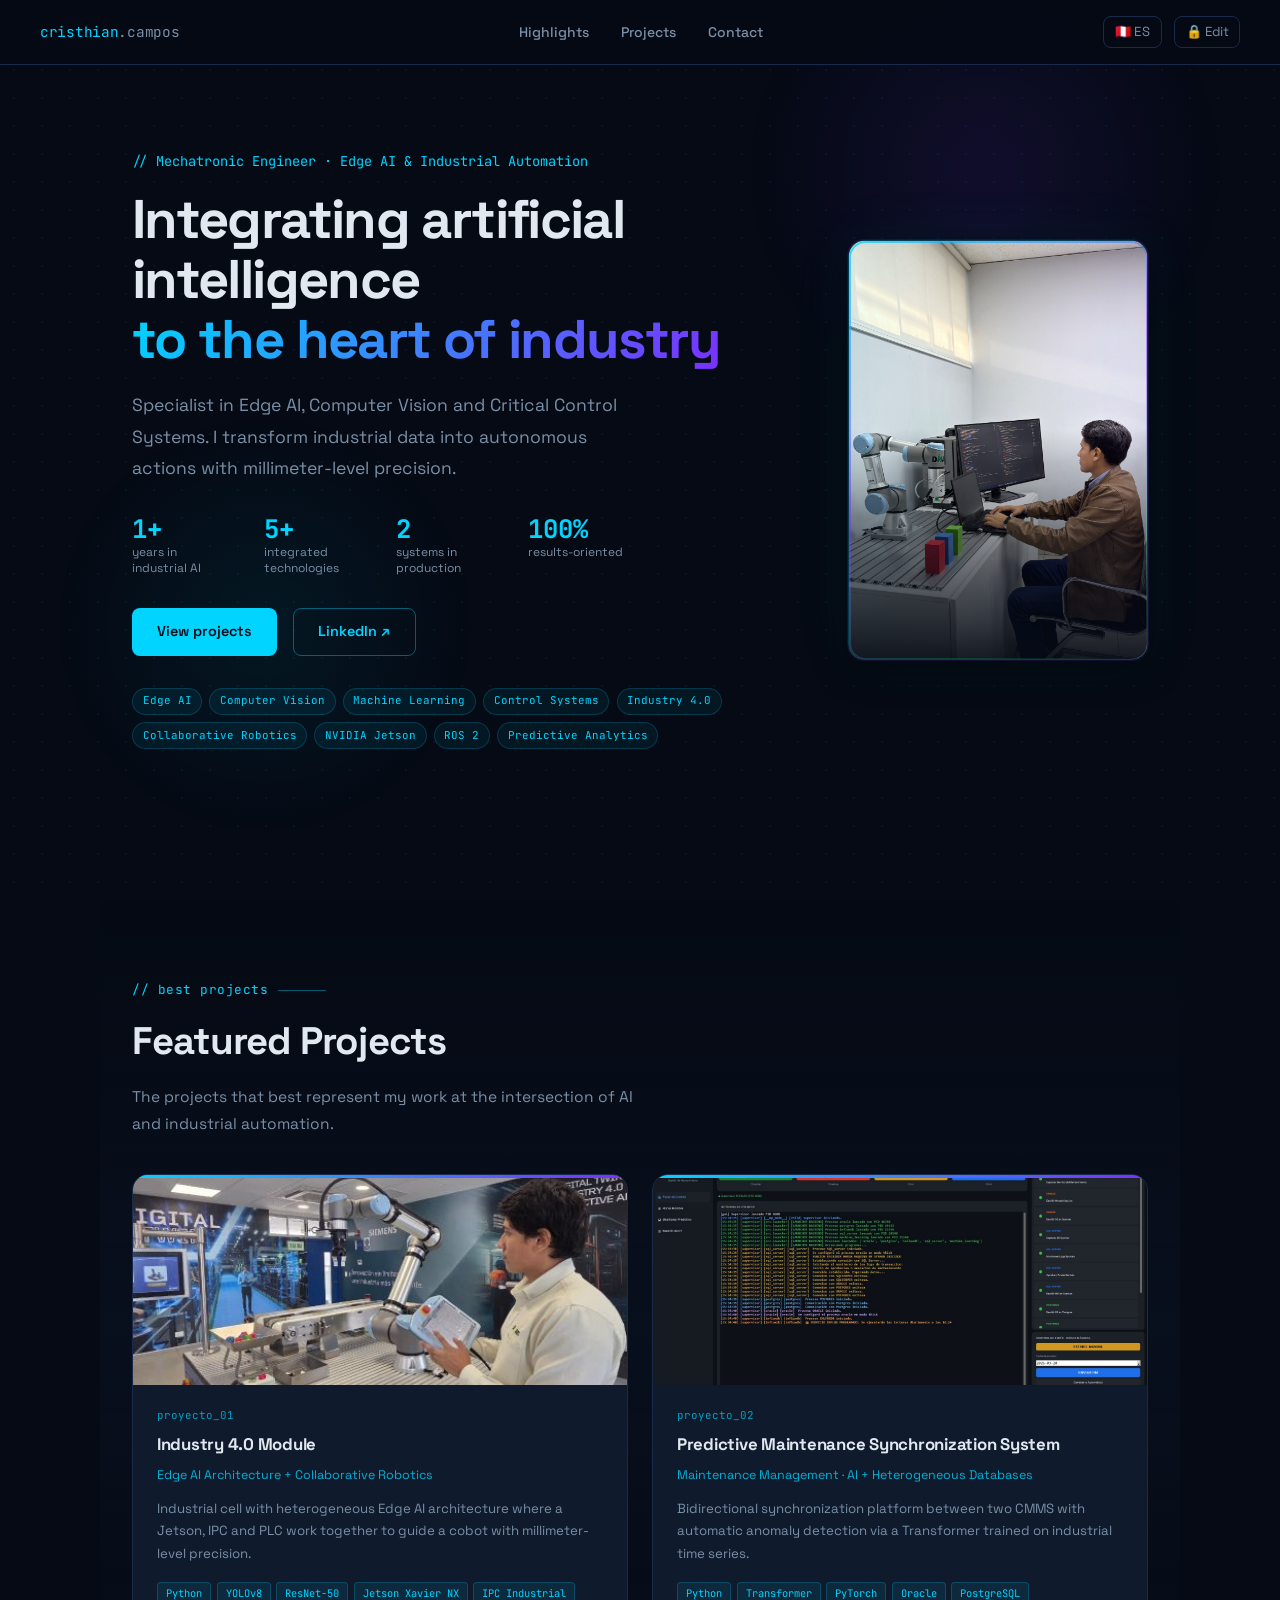
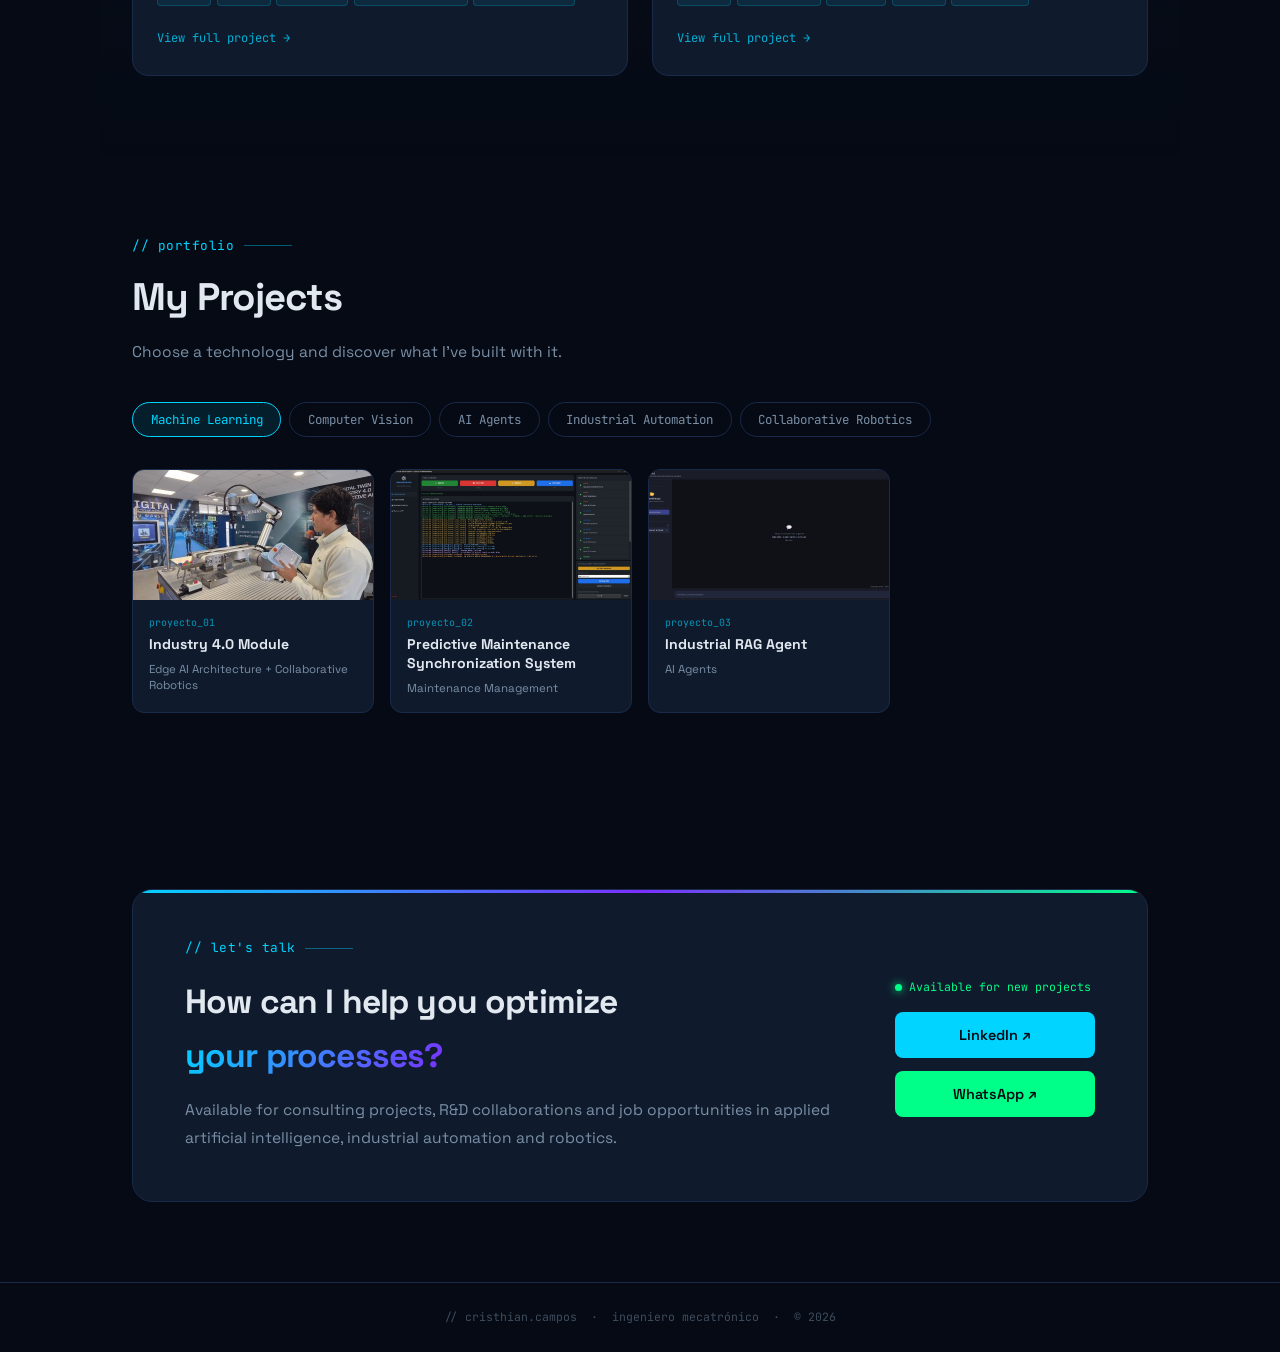
<file: index.html>
<!DOCTYPE html>
<html lang="es">

<head>
    <meta charset="UTF-8">
    <meta name="viewport" content="width=device-width, initial-scale=1.0">
    <title>Cristhian Campos · Edge AI & Automatización Industrial</title>
    <meta name="description"
        content="Especialista en Edge AI, Visión por Computadora y Sistemas de Control Críticos. Portafolio de Cristhian Moises Campos Neyra.">

    <!-- Open Graph / LinkedIn / WhatsApp -->
    <meta property="og:type" content="website">
    <meta property="og:title" content="Cristhian Campos · Edge AI & Automatización Industrial">
    <meta property="og:description"
        content="Especialista en Edge AI, Visión por Computadora y Sistemas de Control Críticos. Transformo datos industriales en acciones autónomas con precisión milimétrica.">
    <meta property="og:url" content="https://cristhiancampos.dev">
    <!-- og:image: reemplaza con la URL pública de una imagen/banner tuyo (1200×630 px recomendado) -->
    <meta property="og:image" content="https://cristhiancampos.dev/images/og-banner.jpg">
    <meta property="og:locale" content="es_PE">

    <!-- Twitter Card -->
    <meta name="twitter:card" content="summary_large_image">
    <meta name="twitter:title" content="Cristhian Campos · Edge AI & Automatización Industrial">
    <meta name="twitter:description"
        content="Especialista en Edge AI, Visión por Computadora y Sistemas de Control Críticos.">
    <meta name="twitter:image" content="https://cristhiancampos.dev/images/og-banner.jpg">

    <link rel="preconnect" href="https://fonts.googleapis.com">
    <link rel="preconnect" href="https://fonts.gstatic.com" crossorigin>
    <link
        href="https://fonts.googleapis.com/css2?family=Space+Grotesk:wght@300;400;500;600;700&family=JetBrains+Mono:wght@400;500&display=swap"
        rel="stylesheet">

    <style>
        /* ── Variables ── */
        :root {
            --bg-primary: #050a14;
            --bg-secondary: #0d1526;
            --bg-card: #0f1b2d;
            --border-color: #1a2a4a;
            --accent-cyan: #00d4ff;
            --accent-purple: #7b2fff;
            --accent-green: #00ff88;
            --text-primary: #e2e8f0;
            --text-secondary: #7a8fa6;
            --font-sans: 'Space Grotesk', sans-serif;
            --font-mono: 'JetBrains Mono', monospace;
        }

        *,
        *::before,
        *::after {
            box-sizing: border-box;
            margin: 0;
            padding: 0;
        }

        html {
            scroll-behavior: smooth;
        }

        body {
            font-family: var(--font-sans);
            background: var(--bg-primary);
            color: var(--text-primary);
            line-height: 1.6;
            overflow-x: hidden;
        }

        /* Dot grid background */
        body::before {
            content: '';
            position: fixed;
            inset: 0;
            background-image: radial-gradient(rgba(0, 212, 255, .06) 1px, transparent 1px);
            background-size: 28px 28px;
            pointer-events: none;
            z-index: 0;
        }

        /* ── Nav ── */
        nav {
            position: fixed;
            top: 0;
            left: 0;
            right: 0;
            z-index: 200;
            padding: 1rem 2.5rem;
            display: flex;
            justify-content: space-between;
            align-items: center;
            background: rgba(5, 10, 20, .85);
            backdrop-filter: blur(14px);
            border-bottom: 1px solid var(--border-color);
        }

        .nav-logo {
            font-family: var(--font-mono);
            font-size: .9rem;
            color: var(--accent-cyan);
            text-decoration: none;
            letter-spacing: -.02em;
        }

        .nav-logo span {
            color: var(--text-secondary);
        }

        .nav-links {
            display: flex;
            gap: 2rem;
            list-style: none;
        }

        .nav-links a {
            color: var(--text-secondary);
            text-decoration: none;
            font-size: .875rem;
            font-weight: 500;
            transition: color .25s;
        }

        .nav-links a:hover,
        .nav-links a.active {
            color: var(--accent-cyan);
        }

        /* ── Layout ── */
        main {
            position: relative;
            z-index: 1;
        }

        section {
            max-width: 1080px;
            margin: 0 auto;
            padding: 5rem 2rem;
        }

        /* ── Keyframes ── */
        @keyframes fadeUp {
            from {
                opacity: 0;
                transform: translateY(22px);
            }

            to {
                opacity: 1;
                transform: translateY(0);
            }
        }

        @keyframes fadeIn {
            from {
                opacity: 0;
            }

            to {
                opacity: 1;
            }
        }

        .reveal {
            opacity: 0;
            transform: translateY(20px);
            transition: opacity .6s ease, transform .6s ease;
        }

        .reveal.visible {
            opacity: 1;
            transform: none;
        }

        /* ══════════════════════════════
       HERO
    ══════════════════════════════ */
        #hero {
            min-height: 100vh;
            display: flex;
            align-items: center;
            padding-top: 5rem;
            position: relative;
            isolation: isolate;
        }

        #hero::before {
            content: '';
            position: absolute;
            top: -10%;
            right: -6%;
            width: 520px;
            height: 520px;
            background: radial-gradient(circle, rgba(123, 47, 255, .1) 0%, transparent 65%);
            pointer-events: none;
            z-index: 0;
        }

        #hero::after {
            content: '';
            position: absolute;
            bottom: 5%;
            left: -6%;
            width: 460px;
            height: 460px;
            background: radial-gradient(circle, rgba(0, 212, 255, .07) 0%, transparent 65%);
            pointer-events: none;
            z-index: 0;
        }

        .hero-inner {
            display: grid;
            grid-template-columns: 1fr auto;
            align-items: center;
            gap: 4rem;
            width: 100%;
            position: relative;
            z-index: 1;
        }

        /* Hero text */
        .hero-eyebrow {
            font-family: var(--font-mono);
            font-size: .85rem;
            color: var(--accent-cyan);
            margin-bottom: 1.1rem;
            opacity: 0;
            animation: fadeUp .7s ease forwards .2s;
        }

        .hero-headline {
            font-size: clamp(2rem, 4.5vw, 3.4rem);
            font-weight: 700;
            line-height: 1.1;
            letter-spacing: -.03em;
            margin-bottom: 1.25rem;
            opacity: 0;
            animation: fadeUp .7s ease forwards .4s;
        }

        .hero-headline .gradient {
            background: linear-gradient(125deg, var(--accent-cyan) 0%, var(--accent-purple) 100%);
            -webkit-background-clip: text;
            -webkit-text-fill-color: transparent;
            background-clip: text;
        }

        .hero-sub {
            font-size: clamp(.9rem, 1.8vw, 1.1rem);
            color: var(--text-secondary);
            max-width: 520px;
            line-height: 1.8;
            margin-bottom: 2rem;
            opacity: 0;
            animation: fadeUp .7s ease forwards .6s;
        }

        .hero-cta {
            display: flex;
            gap: 1rem;
            flex-wrap: wrap;
            opacity: 0;
            animation: fadeUp .7s ease forwards .8s;
        }

        .hero-tags {
            display: flex;
            flex-wrap: wrap;
            gap: .45rem;
            margin-top: 2rem;
            opacity: 0;
            animation: fadeUp .7s ease forwards 1s;
        }

        .hero-tag {
            font-family: var(--font-mono);
            font-size: .68rem;
            padding: .24rem .6rem;
            border-radius: 100px;
            background: rgba(0, 212, 255, .07);
            border: 1px solid rgba(0, 212, 255, .18);
            color: var(--accent-cyan);
        }

        /* Hero metrics */
        .hero-metrics {
            display: flex;
            gap: 2rem;
            margin-bottom: 2rem;
            opacity: 0;
            animation: fadeUp .7s ease forwards .75s;
        }

        .hero-metric {
            display: flex;
            flex-direction: column;
            gap: .15rem;
        }

        .hero-metric-num {
            font-family: var(--font-mono);
            font-size: 1.6rem;
            font-weight: 700;
            color: var(--accent-cyan);
            line-height: 1;
        }

        .hero-metric-label {
            font-size: .75rem;
            color: var(--text-secondary);
            line-height: 1.3;
            max-width: 100px;
        }

        /* Highlight toggle button on mini-cards */
        .highlight-btn {
            position: absolute;
            top: .55rem;
            right: .55rem;
            width: 28px;
            height: 28px;
            border-radius: 50%;
            border: 1px solid rgba(255,255,255,.12);
            background: rgba(5,10,20,.7);
            backdrop-filter: blur(4px);
            cursor: pointer;
            font-size: .9rem;
            display: flex;
            align-items: center;
            justify-content: center;
            transition: transform .2s, border-color .2s, background .2s;
            z-index: 2;
            line-height: 1;
        }

        .highlight-btn:hover { transform: scale(1.2); border-color: gold; }
        .highlight-btn.active { background: rgba(255,200,0,.15); border-color: gold; }

        /* Buttons */
        .btn {
            display: inline-flex;
            align-items: center;
            gap: .45rem;
            padding: .7rem 1.55rem;
            border-radius: 8px;
            font-size: .9rem;
            font-weight: 600;
            font-family: var(--font-sans);
            text-decoration: none;
            border: none;
            cursor: pointer;
            transition: all .25s;
        }

        .btn-primary {
            background: var(--accent-cyan);
            color: var(--bg-primary);
        }

        .btn-primary:hover {
            background: #28ddff;
            box-shadow: 0 0 24px rgba(0, 212, 255, .45);
            transform: translateY(-2px);
        }

        .btn-outline {
            background: transparent;
            color: var(--accent-cyan);
            border: 1px solid rgba(0, 212, 255, .4);
        }

        .btn-outline:hover {
            background: rgba(0, 212, 255, .08);
            border-color: var(--accent-cyan);
            box-shadow: 0 0 20px rgba(0, 212, 255, .15);
            transform: translateY(-2px);
        }

        .btn-green {
            background: var(--accent-green);
            color: #050a14;
        }

        .btn-green:hover {
            background: #1fffa0;
            box-shadow: 0 0 24px rgba(0, 255, 136, .4);
            transform: translateY(-2px);
        }

        /* Flip card */
        .hero-photo-wrap {
            flex-shrink: 0;
            opacity: 0;
            animation: fadeUp .7s ease forwards .5s;
        }

        .flip-card {
            width: 300px;
            height: 420px;
            perspective: 1200px;
            cursor: pointer;
            position: relative;
        }

        .flip-card-inner {
            width: 100%;
            height: 100%;
            position: relative;
            transform-style: preserve-3d;
            transition: transform .7s cubic-bezier(.4, 0, .2, 1);
        }

        .flip-card:hover .flip-card-inner {
            transform: rotateY(180deg);
        }

        .flip-front,
        .flip-back {
            position: absolute;
            inset: 0;
            backface-visibility: hidden;
            -webkit-backface-visibility: hidden;
            border-radius: 16px;
            overflow: hidden;
        }

        .flip-front {
            border: 1px solid rgba(0,212,255,.25);
            box-shadow:
                0 0 0 1px rgba(123,47,255,.15),
                0 8px 32px rgba(0,0,0,.6),
                0 0 60px rgba(0,212,255,.08),
                inset 0 1px 0 rgba(255,255,255,.04);
        }

        .flip-front::before {
            content: '';
            position: absolute;
            inset: 0;
            border-radius: 16px;
            padding: 1.5px;
            background: linear-gradient(150deg,
                rgba(0,212,255,.75) 0%,
                rgba(123,47,255,.5) 45%,
                rgba(0,255,136,.2) 80%,
                transparent 100%);
            -webkit-mask: linear-gradient(#fff 0 0) content-box, linear-gradient(#fff 0 0);
            -webkit-mask-composite: xor;
            mask: linear-gradient(#fff 0 0) content-box, linear-gradient(#fff 0 0);
            mask-composite: exclude;
            pointer-events: none;
            z-index: 2;
        }

        .flip-front-inner {
            width: 100%;
            height: 100%;
            background: var(--bg-card);
            display: flex;
            align-items: center;
            justify-content: center;
            overflow: hidden;
            position: relative;
        }

        .flip-front-inner img {
            width: 100%;
            height: 100%;
            object-fit: cover;
            object-position: center 15%;
            display: block;
            filter: contrast(1.05) saturate(0.92);
        }

        /* degradado inferior sobre la foto */
        .flip-front-inner::after {
            content: '';
            position: absolute;
            inset: 0;
            background:
                linear-gradient(to bottom,
                    transparent 45%,
                    rgba(5,10,20,.55) 75%,
                    rgba(5,10,20,.92) 100%),
                linear-gradient(to right,
                    rgba(0,212,255,.06) 0%,
                    transparent 40%,
                    rgba(123,47,255,.06) 100%);
            pointer-events: none;
        }

        .flip-ph {
            display: flex;
            flex-direction: column;
            align-items: center;
            justify-content: center;
            gap: .6rem;
            width: 100%;
            height: 100%;
            background: linear-gradient(160deg, #0d1e38 0%, #080f20 100%);
        }

        .flip-ph-initials {
            font-family: var(--font-mono);
            font-size: 3rem;
            font-weight: 700;
            background: linear-gradient(125deg, var(--accent-cyan), var(--accent-purple));
            -webkit-background-clip: text;
            -webkit-text-fill-color: transparent;
            background-clip: text;
        }

        .flip-ph-hint {
            font-family: var(--font-mono);
            font-size: .58rem;
            color: var(--text-secondary);
            opacity: .4;
            letter-spacing: .1em;
        }

        .flip-hint-badge {
            position: absolute;
            bottom: 12px;
            left: 50%;
            transform: translateX(-50%);
            font-family: var(--font-mono);
            font-size: .6rem;
            color: var(--accent-cyan);
            background: rgba(5, 10, 20, .8);
            backdrop-filter: blur(8px);
            border: 1px solid rgba(0, 212, 255, .22);
            padding: .22rem .65rem;
            border-radius: 100px;
            white-space: nowrap;
            z-index: 10;
            opacity: 0;
            transition: opacity .25s;
            pointer-events: none;
        }

        .flip-card:hover .flip-hint-badge {
            opacity: 1;
        }

        .flip-back {
            background: var(--bg-card);
            border: 1px solid rgba(0, 212, 255, .22);
            transform: rotateY(180deg);
            padding: 1.8rem 1.6rem;
            display: flex;
            flex-direction: column;
            justify-content: space-between;
            box-shadow: 0 0 40px rgba(0, 212, 255, .08);
        }

        .flip-back-section {
            display: flex;
            flex-direction: column;
            gap: .35rem;
            flex: 1;
        }

        .flip-back-label {
            font-family: var(--font-mono);
            font-size: .6rem;
            color: var(--accent-cyan);
            letter-spacing: .12em;
            opacity: .65;
            margin-bottom: .15rem;
        }

        .flip-back-company {
            font-size: 1.1rem;
            font-weight: 700;
            color: var(--text-primary);
        }

        .flip-back-role {
            font-size: .78rem;
            color: var(--text-secondary);
            line-height: 1.6;
        }

        .flip-back-period {
            font-family: var(--font-mono);
            font-size: .68rem;
            color: var(--accent-cyan);
            opacity: .85;
            margin-top: .4rem;
            display: inline-flex;
            align-items: center;
            gap: .3rem;
        }

        .flip-back-period::before {
            content: '';
            display: inline-block;
            width: 6px;
            height: 6px;
            border-radius: 50%;
            background: var(--accent-green);
            box-shadow: 0 0 6px var(--accent-green);
        }

        .flip-divider {
            height: 1px;
            background: linear-gradient(90deg, rgba(0,212,255,.35), transparent);
            margin: 1.4rem 0;
            flex-shrink: 0;
        }

        .flip-back-uni {
            font-size: .85rem;
            font-weight: 600;
            color: var(--text-primary);
            line-height: 1.4;
        }

        .flip-back-degree {
            font-size: .75rem;
            color: var(--text-secondary);
            margin-top: .3rem;
            line-height: 1.5;
        }

        .flip-location {
            display: flex;
            align-items: center;
            gap: .35rem;
            font-family: var(--font-mono);
            font-size: .65rem;
            color: var(--text-secondary);
            opacity: .6;
            flex-shrink: 0;
            padding-top: .8rem;
            border-top: 1px solid rgba(255,255,255,.05);
            margin-top: 1.2rem;
        }

        /* ── Section headings ── */
        .section-eyebrow {
            font-family: var(--font-mono);
            font-size: .8rem;
            color: var(--accent-cyan);
            margin-bottom: .6rem;
            display: flex;
            align-items: center;
            gap: .6rem;
            letter-spacing: .04em;
        }

        .section-eyebrow::after {
            content: '';
            display: block;
            width: 48px;
            height: 1px;
            background: var(--accent-cyan);
            opacity: .4;
        }

        .section-title {
            font-size: clamp(1.7rem, 3.5vw, 2.4rem);
            font-weight: 700;
            letter-spacing: -.025em;
            margin-bottom: .75rem;
        }

        .section-sub {
            color: var(--text-secondary);
            max-width: 520px;
            margin-bottom: 2.25rem;
            font-size: .97rem;
            line-height: 1.75;
        }

        /* ══════════════════════════════
       FEATURED PROJECTS
    ══════════════════════════════ */
        #destacados {
            background: linear-gradient(to bottom, transparent, rgba(13, 21, 38, .5), transparent);
        }

        .featured-grid {
            display: grid;
            grid-template-columns: repeat(2, 1fr);
            gap: 1.5rem;
        }

        .feat-card {
            background: var(--bg-card);
            border: 1px solid var(--border-color);
            border-radius: 16px;
            overflow: hidden;
            cursor: pointer;
            transition: border-color .3s, box-shadow .3s, transform .3s;
            position: relative;
        }

        .feat-card::before {
            content: '';
            position: absolute;
            top: 0;
            left: 0;
            width: 100%;
            height: 3px;
            background: linear-gradient(90deg, var(--accent-cyan), var(--accent-purple));
            z-index: 1;
        }

        .feat-card:hover {
            border-color: rgba(0, 212, 255, .35);
            transform: translateY(-5px);
            box-shadow: 0 16px 48px rgba(0, 212, 255, .09);
        }

        .feat-img {
            width: 100%;
            height: 210px;
            object-fit: cover;
            display: block;
            background: var(--bg-secondary);
        }

        .feat-img-ph {
            width: 100%;
            height: 210px;
            background: linear-gradient(135deg, #0d0d25 0%, #0a0a1e 100%);
            display: flex;
            flex-direction: column;
            align-items: center;
            justify-content: center;
            gap: .6rem;
        }

        .feat-img-ph-icon {
            font-size: 2.2rem;
            opacity: .5;
        }

        .feat-img-ph-label {
            font-family: var(--font-mono);
            font-size: .72rem;
            color: var(--text-secondary);
            opacity: .7;
        }

        .feat-body {
            padding: 1.4rem 1.5rem 1.6rem;
        }

        .feat-num {
            font-family: var(--font-mono);
            font-size: .68rem;
            color: var(--accent-cyan);
            opacity: .7;
            margin-bottom: .4rem;
        }

        .feat-name {
            font-size: 1.05rem;
            font-weight: 700;
            margin-bottom: .5rem;
            letter-spacing: -.015em;
        }

        .feat-client {
            font-size: .78rem;
            color: var(--accent-cyan);
            opacity: .8;
            margin-bottom: .75rem;
        }

        .feat-excerpt {
            font-size: .83rem;
            color: var(--text-secondary);
            line-height: 1.7;
            margin-bottom: 1rem;
        }

        .feat-tags {
            display: flex;
            flex-wrap: wrap;
            gap: .35rem;
            margin-bottom: 1.1rem;
        }

        .tbadge {
            font-family: var(--font-mono);
            font-size: .65rem;
            padding: .18rem .5rem;
            border-radius: 4px;
            background: rgba(0, 212, 255, .08);
            border: 1px solid rgba(0, 212, 255, .2);
            color: var(--accent-cyan);
        }

        .feat-cta {
            display: inline-flex;
            align-items: center;
            gap: .4rem;
            font-family: var(--font-mono);
            font-size: .75rem;
            color: var(--accent-cyan);
            opacity: .8;
            transition: opacity .2s;
        }

        .feat-card:hover .feat-cta {
            opacity: 1;
        }

        /* ══════════════════════════════
       PROJECTS BY SKILL
    ══════════════════════════════ */
        .skill-tabs {
            display: flex;
            gap: .5rem;
            flex-wrap: wrap;
            margin-bottom: 2rem;
        }

        .skill-tab {
            font-family: var(--font-mono);
            font-size: .78rem;
            padding: .5rem 1.1rem;
            border-radius: 100px;
            border: 1px solid var(--border-color);
            background: transparent;
            color: var(--text-secondary);
            cursor: pointer;
            transition: all .25s;
        }

        .skill-tab:hover {
            border-color: rgba(0, 212, 255, .35);
            color: var(--text-primary);
        }

        .skill-tab.active {
            background: rgba(0, 212, 255, .1);
            border-color: var(--accent-cyan);
            color: var(--accent-cyan);
        }

        /* Skill tab editor controls */
        .skill-tab-wrap {
            display: inline-flex;
            align-items: center;
        }

        .skill-tab-actions {
            display: none;
            align-items: center;
            gap: .15rem;
            margin-left: .4rem;
        }

        body.editor-mode .skill-tab-actions {
            display: inline-flex;
        }

        .skill-tab-action {
            background: transparent;
            border: none;
            color: var(--text-secondary);
            cursor: pointer;
            font-size: .72rem;
            padding: .15rem .2rem;
            border-radius: 4px;
            transition: color .2s, background .2s;
            line-height: 1;
        }

        .skill-tab-action:hover { color: var(--accent-cyan); background: rgba(0,212,255,.1); }
        .skill-tab-action.del:hover { color: #ff6060; background: rgba(255,60,60,.1); }

        /* Add skill button */
        .add-skill-btn {
            display: none;
            font-family: var(--font-mono);
            font-size: .78rem;
            padding: .5rem 1rem;
            border-radius: 100px;
            border: 1px dashed rgba(0,212,255,.35);
            background: transparent;
            color: var(--accent-cyan);
            cursor: pointer;
            transition: all .25s;
        }

        body.editor-mode .add-skill-btn { display: inline-flex; align-items: center; gap: .3rem; }
        .add-skill-btn:hover { background: rgba(0,212,255,.07); border-color: var(--accent-cyan); }

        /* Skill form inline modal */
        .skill-form-overlay {
            display: none;
            position: fixed;
            inset: 0;
            background: rgba(5,10,20,.8);
            backdrop-filter: blur(6px);
            z-index: 950;
            align-items: center;
            justify-content: center;
        }

        .skill-form-overlay.open { display: flex; }

        .skill-form-box {
            background: var(--bg-card);
            border: 1px solid var(--border-color);
            border-radius: 16px;
            padding: 2rem;
            width: 100%;
            max-width: 420px;
            display: flex;
            flex-direction: column;
            gap: 1.1rem;
        }

        .skill-form-box h3 { font-size: 1rem; font-weight: 700; }

        /* Validation error */
        .field-error {
            font-size: .78rem;
            color: #ff6060;
            display: none;
            margin-top: .2rem;
        }

        .field-error.visible { display: block; }

        .projects-panel {
            min-height: 260px;
        }

        .projects-panel-grid {
            display: grid;
            grid-template-columns: repeat(auto-fill, minmax(220px, 1fr));
            gap: 1rem;
        }

        .mini-card {
            background: var(--bg-card);
            border: 1px solid var(--border-color);
            border-radius: 12px;
            overflow: hidden;
            cursor: pointer;
            transition: border-color .3s, box-shadow .3s, transform .25s;
            position: relative;
        }

        .mini-card::before {
            content: '';
            position: absolute;
            left: 0;
            top: 0;
            width: 3px;
            height: 100%;
            background: linear-gradient(to bottom, var(--accent-cyan), var(--accent-purple));
            opacity: 0;
            transition: opacity .3s;
        }

        .mini-card:hover::before {
            opacity: 1;
        }

        .mini-card:hover {
            border-color: rgba(0, 212, 255, .3);
            box-shadow: 0 8px 28px rgba(0, 212, 255, .07);
            transform: translateY(-3px);
        }

        .mini-img {
            width: 100%;
            height: 130px;
            object-fit: cover;
            display: block;
            background: var(--bg-secondary);
        }

        .mini-img-ph {
            width: 100%;
            height: 130px;
            background: linear-gradient(135deg, #0d1e38 0%, #080f20 100%);
            display: flex;
            align-items: center;
            justify-content: center;
            font-size: 1.8rem;
            opacity: .45;
        }

        .mini-body {
            padding: .9rem 1rem 1rem;
        }

        .mini-num {
            font-family: var(--font-mono);
            font-size: .62rem;
            color: var(--accent-cyan);
            opacity: .65;
            margin-bottom: .3rem;
        }

        .mini-name {
            font-size: .88rem;
            font-weight: 700;
            line-height: 1.35;
            margin-bottom: .4rem;
        }

        .mini-client {
            font-size: .72rem;
            color: var(--text-secondary);
            line-height: 1.4;
        }

        .empty-state {
            display: flex;
            flex-direction: column;
            align-items: center;
            justify-content: center;
            min-height: 200px;
            gap: .75rem;
            opacity: .45;
        }

        .empty-state-icon {
            font-size: 2.5rem;
        }

        .empty-state-text {
            font-family: var(--font-mono);
            font-size: .8rem;
            color: var(--text-secondary);
        }

        /* ══════════════════════════════
       MODAL
    ══════════════════════════════ */
        .modal-overlay {
            position: fixed;
            inset: 0;
            z-index: 500;
            background: rgba(5, 10, 20, .82);
            backdrop-filter: blur(10px);
            display: flex;
            align-items: center;
            justify-content: center;
            padding: 1.5rem;
            opacity: 0;
            pointer-events: none;
            transition: opacity .3s ease;
        }

        .modal-overlay.open {
            opacity: 1;
            pointer-events: all;
        }

        .modal {
            background: var(--bg-card);
            border: 1px solid rgba(0, 212, 255, .18);
            border-radius: 20px;
            max-width: 820px;
            width: 100%;
            max-height: 90vh;
            overflow-y: auto;
            position: relative;
            transform: translateY(20px) scale(.97);
            transition: transform .3s ease;
        }

        .modal-overlay.open .modal {
            transform: translateY(0) scale(1);
        }

        .modal-close {
            position: absolute;
            top: 1.1rem;
            right: 1.1rem;
            z-index: 10;
            background: rgba(5, 10, 20, .7);
            border: 1px solid var(--border-color);
            color: var(--text-secondary);
            width: 34px;
            height: 34px;
            border-radius: 50%;
            display: flex;
            align-items: center;
            justify-content: center;
            font-size: 1.1rem;
            cursor: pointer;
            transition: all .2s;
        }

        .modal-close:hover {
            border-color: var(--accent-cyan);
            color: var(--accent-cyan);
        }

        .modal-img-area {
            width: 100%;
            height: 260px;
            background: var(--bg-secondary);
            border-radius: 20px 20px 0 0;
            overflow: hidden;
            position: relative;
        }

        .modal-img-area img {
            width: 100%;
            height: 100%;
            object-fit: cover;
            display: block;
        }

        .modal-img-ph {
            width: 100%;
            height: 100%;
            background: linear-gradient(135deg, #0d0d25 0%, #071420 100%);
            display: flex;
            flex-direction: column;
            align-items: center;
            justify-content: center;
            gap: .7rem;
        }

        .modal-img-ph-icon {
            font-size: 2.5rem;
            opacity: .4;
        }

        .modal-img-ph-label {
            font-family: var(--font-mono);
            font-size: .75rem;
            color: var(--text-secondary);
            opacity: .6;
        }

        .modal-body {
            padding: 1.8rem 2rem 2rem;
        }

        .modal-num {
            font-family: var(--font-mono);
            font-size: .7rem;
            color: var(--accent-cyan);
            opacity: .7;
            margin-bottom: .4rem;
        }

        .modal-title {
            font-size: 1.4rem;
            font-weight: 700;
            letter-spacing: -.02em;
            margin-bottom: .4rem;
        }

        .modal-client {
            font-size: .83rem;
            color: var(--accent-cyan);
            opacity: .85;
            margin-bottom: 1rem;
        }

        .modal-desc {
            font-size: .9rem;
            color: var(--text-secondary);
            line-height: 1.8;
            margin-bottom: 1.25rem;
        }

        .modal-features {
            list-style: none;
            display: flex;
            flex-direction: column;
            gap: .75rem;
            margin-bottom: 1.25rem;
        }

        .modal-features li {
            font-size: .83rem;
            color: var(--text-secondary);
            line-height: 1.65;
            padding-left: 1.1rem;
            position: relative;
        }

        .modal-features li::before {
            content: '▸';
            position: absolute;
            left: 0;
            color: var(--accent-cyan);
            opacity: .7;
        }

        .modal-features .feat-label {
            color: var(--text-primary);
            font-weight: 600;
            display: block;
            margin-bottom: .15rem;
        }

        .modal-tech {
            display: flex;
            flex-wrap: wrap;
            gap: .4rem;
            margin-bottom: 1.5rem;
        }

        .modal-links {
            display: flex;
            gap: .75rem;
            flex-wrap: wrap;
            align-items: center;
        }

        .demo-pending {
            font-family: var(--font-mono);
            font-size: .72rem;
            color: var(--text-secondary);
            opacity: .55;
            border: 1px dashed var(--border-color);
            border-radius: 6px;
            padding: .38rem .8rem;
        }

        /* ══════════════════════════════
       CONTACT
    ══════════════════════════════ */
        /* ── Sobre mí / cierre ── */
        .about-wrap {
            display: grid;
            grid-template-columns: 1fr 1fr;
            gap: 3rem 5rem;
            align-items: center;
        }

        .about-eyebrow {
            font-family: var(--font-mono);
            font-size: .78rem;
            color: var(--accent-cyan);
            letter-spacing: .08em;
            margin-bottom: 1.1rem;
        }

        .about-headline {
            font-size: clamp(1.6rem, 3.2vw, 2.4rem);
            font-weight: 700;
            letter-spacing: -.03em;
            line-height: 1.2;
            margin-bottom: 1.4rem;
        }

        .about-headline .gradient {
            background: linear-gradient(125deg, var(--accent-cyan), var(--accent-purple));
            -webkit-background-clip: text;
            -webkit-text-fill-color: transparent;
            background-clip: text;
        }

        .about-body {
            color: var(--text-secondary);
            line-height: 1.85;
            font-size: .97rem;
            display: flex;
            flex-direction: column;
            gap: .9rem;
        }

        .about-body strong {
            color: var(--text-primary);
            font-weight: 600;
        }

        .about-stats {
            display: grid;
            grid-template-columns: 1fr 1fr;
            gap: 1.25rem;
        }

        .about-stat {
            background: var(--bg-card);
            border: 1px solid var(--border-color);
            border-radius: 14px;
            padding: 1.4rem 1.5rem;
            position: relative;
            overflow: hidden;
            transition: border-color .3s, transform .3s;
        }

        .about-stat:hover {
            border-color: var(--accent-cyan);
            transform: translateY(-3px);
        }

        .about-stat-num {
            font-family: var(--font-mono);
            font-size: 2rem;
            font-weight: 700;
            color: var(--accent-cyan);
            line-height: 1;
            margin-bottom: .35rem;
        }

        .about-stat-label {
            font-size: .83rem;
            color: var(--text-secondary);
            line-height: 1.4;
        }

        .about-stat::after {
            content: '';
            position: absolute;
            bottom: 0;
            left: 0;
            right: 0;
            height: 2px;
            background: linear-gradient(90deg, var(--accent-cyan), transparent);
            opacity: 0;
            transition: opacity .3s;
        }

        .about-stat:hover::after {
            opacity: 1;
        }

        @media (max-width: 768px) {
            .about-wrap {
                grid-template-columns: 1fr;
                gap: 2.5rem;
            }
        }

        /* ══════════════════════════════
           EDITOR MODE
        ══════════════════════════════ */
        .nav-editor-area {
            display: flex;
            align-items: center;
            gap: .75rem;
        }

        .editor-badge {
            display: none;
            align-items: center;
            gap: .4rem;
            font-family: var(--font-mono);
            font-size: .7rem;
            font-weight: 600;
            color: #050a14;
            background: var(--accent-green);
            padding: .25rem .65rem;
            border-radius: 100px;
            letter-spacing: .04em;
        }

        body.editor-mode .editor-badge { display: flex; }

        .lock-btn {
            background: transparent;
            border: 1px solid var(--border-color);
            color: var(--text-secondary);
            border-radius: 8px;
            padding: .4rem .65rem;
            font-size: .82rem;
            cursor: pointer;
            transition: all .2s;
            display: flex;
            align-items: center;
            gap: .3rem;
            font-family: var(--font-sans);
        }

        .lock-btn:hover { border-color: var(--accent-cyan); color: var(--accent-cyan); }
        body.editor-mode .lock-btn { border-color: rgba(255,60,60,.4); color: #ff6060; }
        body.editor-mode .lock-btn:hover { border-color: #ff6060; background: rgba(255,60,60,.07); }

        .lang-btn {
            background: transparent;
            border: 1px solid var(--border-color);
            color: var(--text-secondary);
            border-radius: 8px;
            padding: .4rem .7rem;
            font-size: .82rem;
            cursor: pointer;
            transition: all .2s;
            font-family: var(--font-sans);
            letter-spacing: .02em;
            display: flex;
            align-items: center;
            gap: .3rem;
        }
        .lang-btn:hover { border-color: var(--accent-purple); color: var(--accent-purple); }

        .pass-overlay {
            display: none;
            position: fixed;
            inset: 0;
            background: rgba(5,10,20,.85);
            backdrop-filter: blur(8px);
            z-index: 1000;
            align-items: center;
            justify-content: center;
        }

        .pass-overlay.open { display: flex; }

        .pass-box {
            background: var(--bg-card);
            border: 1px solid var(--border-color);
            border-radius: 18px;
            padding: 2.5rem 2rem;
            width: 100%;
            max-width: 380px;
            display: flex;
            flex-direction: column;
            gap: 1.2rem;
        }

        .pass-box h3 { font-size: 1.1rem; font-weight: 700; }
        .pass-box p { font-size: .85rem; color: var(--text-secondary); }

        .pass-input {
            width: 100%;
            background: var(--bg-secondary);
            border: 1px solid var(--border-color);
            border-radius: 8px;
            padding: .7rem 1rem;
            color: var(--text-primary);
            font-family: var(--font-mono);
            font-size: .9rem;
            outline: none;
            transition: border-color .2s;
        }

        .pass-input:focus { border-color: var(--accent-cyan); }
        .pass-error { font-size: .8rem; color: #ff6060; display: none; }
        .pass-error.visible { display: block; }

        .fab-add {
            display: none;
            position: fixed;
            bottom: 2rem;
            right: 2rem;
            z-index: 300;
            background: var(--accent-cyan);
            color: var(--bg-primary);
            border: none;
            border-radius: 50px;
            padding: .8rem 1.5rem;
            font-size: .88rem;
            font-weight: 700;
            font-family: var(--font-sans);
            cursor: pointer;
            box-shadow: 0 8px 32px rgba(0,212,255,.35);
            transition: transform .2s, box-shadow .2s;
            align-items: center;
            gap: .4rem;
        }

        body.editor-mode .fab-add { display: flex; }
        .fab-add:hover { transform: translateY(-3px); box-shadow: 0 12px 40px rgba(0,212,255,.5); }

        .edit-btn {
            display: none;
            position: absolute;
            top: .55rem;
            left: .55rem;
            width: 28px;
            height: 28px;
            border-radius: 50%;
            border: 1px solid rgba(255,255,255,.12);
            background: rgba(5,10,20,.7);
            backdrop-filter: blur(4px);
            cursor: pointer;
            font-size: .78rem;
            align-items: center;
            justify-content: center;
            transition: transform .2s, border-color .2s;
            z-index: 2;
            color: var(--text-secondary);
        }

        body.editor-mode .edit-btn { display: flex; }
        .edit-btn:hover { transform: scale(1.2); border-color: var(--accent-cyan); color: var(--accent-cyan); }
        body:not(.editor-mode) .highlight-btn { display: none; }

        .form-overlay {
            display: none;
            position: fixed;
            inset: 0;
            background: rgba(5,10,20,.92);
            backdrop-filter: blur(8px);
            z-index: 900;
            overflow-y: auto;
            padding: 2rem 1rem;
        }

        .form-overlay.open { display: block; }

        .project-form {
            background: var(--bg-card);
            border: 1px solid var(--border-color);
            border-radius: 18px;
            padding: 2rem 2.5rem;
            max-width: 780px;
            margin: 0 auto;
            display: flex;
            flex-direction: column;
            gap: 1.4rem;
        }

        .form-header { display: flex; justify-content: space-between; align-items: center; }
        .form-header h2 { font-size: 1.2rem; font-weight: 700; }

        .form-close {
            background: transparent;
            border: none;
            color: var(--text-secondary);
            font-size: 1.2rem;
            cursor: pointer;
            padding: .3rem;
            border-radius: 6px;
            transition: color .2s;
        }

        .form-close:hover { color: var(--text-primary); }

        .form-section-title {
            font-family: var(--font-mono);
            font-size: .72rem;
            color: var(--accent-cyan);
            letter-spacing: .08em;
            margin-bottom: .3rem;
            padding-bottom: .4rem;
            border-bottom: 1px solid var(--border-color);
        }

        .form-grid { display: grid; grid-template-columns: 1fr 1fr; gap: 1rem; }

        .form-field { display: flex; flex-direction: column; gap: .4rem; }
        .form-field.full { grid-column: 1 / -1; }

        .form-label { font-size: .8rem; color: var(--text-secondary); font-weight: 500; }

        .form-input, .form-textarea {
            background: var(--bg-secondary);
            border: 1px solid var(--border-color);
            border-radius: 8px;
            padding: .6rem .9rem;
            color: var(--text-primary);
            font-family: var(--font-sans);
            font-size: .88rem;
            outline: none;
            transition: border-color .2s;
            width: 100%;
        }

        .form-input:focus, .form-textarea:focus { border-color: var(--accent-cyan); }
        .form-textarea { resize: vertical; min-height: 90px; }

        .skills-check-group { display: flex; flex-wrap: wrap; gap: .5rem; }

        .skill-check-label {
            display: flex;
            align-items: center;
            gap: .35rem;
            font-size: .82rem;
            color: var(--text-secondary);
            cursor: pointer;
            background: var(--bg-secondary);
            border: 1px solid var(--border-color);
            border-radius: 6px;
            padding: .35rem .7rem;
            transition: border-color .2s, color .2s;
        }

        .skill-check-label:has(input:checked) {
            border-color: var(--accent-cyan);
            color: var(--accent-cyan);
            background: rgba(0,212,255,.07);
        }

        .features-list { display: flex; flex-direction: column; gap: .7rem; }

        .feature-row { display: grid; grid-template-columns: 1fr 2fr auto; gap: .5rem; align-items: start; }

        .remove-feature-btn {
            background: transparent;
            border: 1px solid rgba(255,80,80,.3);
            color: #ff6060;
            border-radius: 6px;
            padding: .55rem .6rem;
            cursor: pointer;
            font-size: .8rem;
            transition: background .2s;
        }

        .remove-feature-btn:hover { background: rgba(255,80,80,.1); }

        .add-feature-btn {
            background: transparent;
            border: 1px solid rgba(0,212,255,.3);
            color: var(--accent-cyan);
            border-radius: 8px;
            padding: .5rem 1rem;
            cursor: pointer;
            font-size: .82rem;
            font-family: var(--font-sans);
            transition: background .2s;
            align-self: flex-start;
        }

        .add-feature-btn:hover { background: rgba(0,212,255,.07); }

        .form-actions {
            display: flex;
            justify-content: flex-end;
            gap: .75rem;
            padding-top: .75rem;
            border-top: 1px solid var(--border-color);
        }

        .btn-danger {
            background: transparent;
            color: #ff6060;
            border: 1px solid rgba(255,80,80,.35);
            margin-right: auto;
        }

        .btn-danger:hover { background: rgba(255,60,60,.08); border-color: #ff6060; }

        .img-preview {
            width: 100%;
            height: 130px;
            object-fit: cover;
            border-radius: 8px;
            border: 1px solid var(--border-color);
            display: none;
            margin-top: .4rem;
        }

        .img-preview.visible { display: block; }

        @media (max-width: 600px) {
            .form-grid { grid-template-columns: 1fr; }
            .feature-row { grid-template-columns: 1fr; }
            .project-form { padding: 1.5rem 1.2rem; }
        }

        #contacto {
            position: relative;
        }

        .contact-card {
            background: var(--bg-card);
            border: 1px solid var(--border-color);
            border-radius: 20px;
            padding: 3rem 3.25rem;
            position: relative;
            overflow: hidden;
            display: grid;
            grid-template-columns: 1fr auto;
            gap: 2.5rem 4rem;
            align-items: center;
        }

        .contact-card::before {
            content: '';
            position: absolute;
            top: 0;
            left: 0;
            right: 0;
            height: 3px;
            background: linear-gradient(90deg, var(--accent-cyan), var(--accent-purple), var(--accent-green));
        }

        .contact-left {
            grid-column: 1;
        }

        .contact-right {
            grid-column: 2;
            display: flex;
            flex-direction: column;
            align-items: flex-start;
            gap: 1rem;
            min-width: 200px;
        }

        .contact-title {
            font-size: clamp(1.4rem, 2.8vw, 2.1rem);
            font-weight: 700;
            letter-spacing: -.025em;
            margin-bottom: .9rem;
        }

        .contact-title .gradient {
            background: linear-gradient(125deg, var(--accent-cyan), var(--accent-purple));
            -webkit-background-clip: text;
            -webkit-text-fill-color: transparent;
            background-clip: text;
        }

        .contact-text {
            color: var(--text-secondary);
            line-height: 1.8;
            font-size: .97rem;
            margin: 0;
        }

        .contact-links {
            display: flex;
            flex-direction: column;
            gap: .85rem;
            width: 100%;
        }

        .contact-links .btn {
            width: 100%;
            text-align: center;
            justify-content: center;
        }

        .contact-availability {
            font-family: var(--font-mono);
            font-size: .72rem;
            color: var(--accent-green);
            display: flex;
            align-items: center;
            gap: .45rem;
            margin-top: .25rem;
        }

        .contact-availability::before {
            content: '';
            width: 7px;
            height: 7px;
            border-radius: 50%;
            background: var(--accent-green);
            box-shadow: 0 0 8px var(--accent-green);
            animation: pulse 2s infinite;
        }

        /* ── Footer ── */
        footer {
            border-top: 1px solid var(--border-color);
            padding: 1.6rem 2.5rem;
            text-align: center;
            position: relative;
            z-index: 1;
        }

        footer p {
            font-family: var(--font-mono);
            font-size: .72rem;
            color: var(--text-secondary);
            opacity: .5;
        }

        /* ── Responsive ── */
        @media (max-width: 768px) {
            .hero-inner {
                grid-template-columns: 1fr;
                gap: 2.5rem;
            }

            .hero-photo-wrap {
                justify-self: center;
                order: -1;
            }

            .featured-grid {
                grid-template-columns: 1fr;
            }

            .contact-card {
                grid-template-columns: 1fr;
                padding: 2rem 1.5rem;
                gap: 2rem;
            }

            .contact-right {
                grid-column: 1;
                flex-direction: row;
                flex-wrap: wrap;
            }

            .contact-links {
                flex-direction: row;
                width: auto;
                flex: 1;
            }

            .contact-links .btn {
                width: auto;
                flex: 1;
            }

            nav {
                padding: 1rem 1.25rem;
            }

            .nav-links {
                gap: 1.2rem;
            }
        }

        @media (max-width: 480px) {
            .nav-links {
                display: none;
            }
        }
    </style>
</head>

<body>

    <!-- ── Nav ── -->
    <nav>
        <a class="nav-logo" href="#hero">cristhian<span>.campos</span></a>
        <ul class="nav-links">
            <li><a href="#destacados">Highlights</a></li>
            <li><a href="#proyectos">Projects</a></li>
            <li><a href="#contacto">Contact</a></li>
        </ul>
        <div class="nav-editor-area">
            <button class="lang-btn" id="langBtn" onclick="toggleLanguage()" title="Switch language">🇵🇪 ES</button>
            <span class="editor-badge">● EDITOR</span>
            <button class="lock-btn" id="lockBtn" onclick="onLockClick()">🔒 Edit</button>
        </div>
    </nav>

    <!-- Password modal -->
    <div class="pass-overlay" id="passOverlay">
        <div class="pass-box">
            <h3>🔐 Modo editor</h3>
            <p>Ingresa la contraseña para acceder a las herramientas de edición.</p>
            <input class="pass-input" id="passInput" type="password" placeholder="Contraseña..." autocomplete="off">
            <span class="pass-error" id="passError">Contraseña incorrecta.</span>
            <div style="display:flex;gap:.75rem">
                <button class="btn btn-primary" style="flex:1" onclick="submitPassword()">Ingresar</button>
                <button class="btn btn-outline" onclick="closePassModal()">Cancelar</button>
            </div>
        </div>
    </div>

    <!-- Project form overlay -->
    <div class="form-overlay" id="formOverlay">
        <form class="project-form" id="projectForm" onsubmit="return false">
            <div class="form-header">
                <h2 id="formTitle">Nuevo proyecto</h2>
                <button class="form-close" type="button" onclick="closeProjectForm()">✕</button>
            </div>

            <div>
                <p class="form-section-title">// INFORMACIÓN BÁSICA</p>
                <div class="form-grid">
                    <div class="form-field">
                        <label class="form-label">Nombre del proyecto *</label>
                        <input class="form-input" id="fName" placeholder="Sistema de visión artificial" required>
                    </div>
                    <div class="form-field">
                        <label class="form-label">Subtítulo / cliente</label>
                        <input class="form-input" id="fClient" placeholder="Detección de defectos · Manufactura">
                    </div>
                    <div class="form-field full">
                        <label class="form-label">Resumen breve (excerpt) *</label>
                        <input class="form-input" id="fExcerpt" placeholder="Una línea que describe el proyecto al visitante..." required>
                    </div>
                </div>
            </div>

            <div>
                <p class="form-section-title">// DESCRIPCIÓN COMPLETA</p>
                <div class="form-field">
                    <label class="form-label">Descripción detallada</label>
                    <textarea class="form-textarea" id="fDescription" rows="5" placeholder="Explica el problema, tu solución y el impacto generado..."></textarea>
                </div>
            </div>

            <div>
                <p class="form-section-title">// CARACTERÍSTICAS TÉCNICAS</p>
                <div class="features-list" id="featuresList"></div>
                <button class="add-feature-btn" type="button" onclick="addFeatureRow()">＋ Añadir característica</button>
            </div>

            <div>
                <p class="form-section-title">// TECNOLOGÍAS</p>
                <div class="form-field">
                    <label class="form-label">Stack tecnológico (separado por comas)</label>
                    <input class="form-input" id="fTech" placeholder="Python, PyTorch, YOLO, ROS 2, PLC S7-1500">
                </div>
            </div>

            <div>
                <p class="form-section-title">// CATEGORÍAS</p>
                <div class="skills-check-group" id="skillsCheckGroup"></div>
                <span class="field-error" id="skillsError">Por favor, seleccione la especialidad del proyecto.</span>
            </div>

            <div>
                <p class="form-section-title">// IMAGEN DE PORTADA</p>
                <div class="form-field">
                    <label class="form-label">URL de la imagen (o ruta relativa: images/carpeta/foto.jpg)</label>
                    <input class="form-input" id="fImage" placeholder="https://... o images/proyecto/foto.jpg" oninput="previewImage()">
                    <img class="img-preview" id="imgPreview" alt="Preview">
                </div>
            </div>

            <div>
                <p class="form-section-title">// LINKS</p>
                <div class="form-grid">
                    <div class="form-field">
                        <label class="form-label">GitHub</label>
                        <input class="form-input" id="fGithub" placeholder="https://github.com/...">
                    </div>
                    <div class="form-field">
                        <label class="form-label">Video demo</label>
                        <input class="form-input" id="fVideo" placeholder="https://youtube.com/...">
                    </div>
                </div>
            </div>

            <input type="hidden" id="fEditId">

            <div class="form-actions">
                <button class="btn btn-danger" type="button" id="deleteBtn" onclick="deleteCurrentProject()" style="display:none">Eliminar proyecto</button>
                <button class="btn btn-outline" type="button" onclick="closeProjectForm()">Cancelar</button>
                <button class="btn btn-primary" type="button" onclick="saveProjectForm()">Guardar proyecto</button>
            </div>
        </form>
    </div>

    <!-- FAB -->
    <button class="fab-add" onclick="openProjectForm(null)">＋ Añadir proyecto</button>

    <!-- Skill form modal -->
    <div class="skill-form-overlay" id="skillFormOverlay">
        <div class="skill-form-box">
            <h3 id="skillFormTitle">Nueva especialidad</h3>
            <div class="form-field">
                <label class="form-label">Nombre de la especialidad *</label>
                <input class="form-input" id="skillNameInput" placeholder="Ej: Control Industrial" maxlength="40">
                <span class="field-error" id="skillNameError">Por favor, ingresa un nombre para la especialidad.</span>
            </div>
            <input type="hidden" id="skillEditId">
            <div style="display:flex;gap:.75rem;justify-content:flex-end">
                <button class="btn btn-outline" onclick="closeSkillForm()">Cancelar</button>
                <button class="btn btn-primary" onclick="saveSkillForm()">Guardar</button>
            </div>
        </div>
    </div>

    <main>

        <!-- ══════════════════════════════
         HERO
    ══════════════════════════════ -->
        <section id="hero">
            <div class="hero-inner">

                <!-- Text -->
                <div class="hero-content">
                    <p class="hero-eyebrow">// Mechatronic Engineer · Edge AI &amp; Industrial Automation</p>
                    <h1 class="hero-headline">
                        Integrating artificial intelligence<br>
                        <span class="gradient">to the heart of industry</span>
                    </h1>
                    <p class="hero-sub">
                        Specialist in Edge AI, Computer Vision and Critical Control Systems.
                        I transform industrial data into autonomous actions with millimeter-level precision.
                    </p>
                    <div class="hero-metrics">
                        <div class="hero-metric">
                            <span class="hero-metric-num">1+</span>
                            <span class="hero-metric-label">years in industrial AI</span>
                        </div>
                        <div class="hero-metric">
                            <span class="hero-metric-num">5+</span>
                            <span class="hero-metric-label">integrated technologies</span>
                        </div>
                        <div class="hero-metric">
                            <span class="hero-metric-num">2</span>
                            <span class="hero-metric-label">systems in production</span>
                        </div>
                        <div class="hero-metric">
                            <span class="hero-metric-num">100%</span>
                            <span class="hero-metric-label">results-oriented</span>
                        </div>
                    </div>
                    <div class="hero-cta">
                        <a href="#proyectos" class="btn btn-primary">View projects</a>
                        <a href="https://www.linkedin.com/in/cristhian-moises-campos-neyra-a8bb27257" target="_blank"
                            rel="noopener" class="btn btn-outline">LinkedIn ↗</a>
                    </div>
                    <div class="hero-tags">
                        <span class="hero-tag">Edge AI</span>
                        <span class="hero-tag">Computer Vision</span>
                        <span class="hero-tag">Machine Learning</span>
                        <span class="hero-tag">Control Systems</span>
                        <span class="hero-tag">Industry 4.0</span>
                        <span class="hero-tag">Collaborative Robotics</span>
                        <span class="hero-tag">NVIDIA Jetson</span>
                        <span class="hero-tag">ROS 2</span>
                        <span class="hero-tag">Predictive Analytics</span>
                    </div>
                </div>

                <!-- Flip card -->
                <div class="hero-photo-wrap">
                    <div class="flip-card" tabindex="0" role="button" aria-label="Ver perfil profesional">
                        <div class="flip-card-inner">
                            <div class="flip-front">
                                <div class="flip-front-inner">
                                    <img src="images/foto_perfil/FOTO CRISTHIAN.png" alt="Cristhian Campos" style="width:100%;height:100%;object-fit:cover;border-radius:inherit;display:block;">
                                </div>
                                <span class="flip-hint-badge">hover · view profile ↻</span>
                            </div>
                            <div class="flip-back">
                                <div class="flip-back-section">
                                    <span class="flip-back-label">// experience</span>
                                    <span class="flip-back-company">DINAUT</span>
                                    <span class="flip-back-role">Full development and integration of software with hardware in industrial automation and AI systems.</span>
                                    <span class="flip-back-period">2024 – Present</span>
                                </div>
                                <div class="flip-divider"></div>
                                <div class="flip-back-section">
                                    <span class="flip-back-label">// education</span>
                                    <span class="flip-back-uni">Pontificia Universidad Católica del Perú</span>
                                    <span class="flip-back-degree">Bachelor in Mechatronic Engineering</span>
                                </div>
                                <div class="flip-location"><span>📍</span><span>Lima, Perú</span></div>
                            </div>
                        </div>
                    </div>
                </div>

            </div>
        </section>

        <!-- ══════════════════════════════
         FEATURED PROJECTS
    ══════════════════════════════ -->
        <section id="destacados">
            <p class="section-eyebrow reveal">// best projects</p>
            <h2 class="section-title reveal">Featured Projects</h2>
            <p class="section-sub reveal">The projects that best represent my work at the intersection of AI and industrial automation.</p>

            <div class="featured-grid" id="featuredGrid">
                <!-- Rendered by JS -->
            </div>
        </section>

        <!-- ══════════════════════════════
         PROJECTS BY SKILL
    ══════════════════════════════ -->
        <section id="proyectos">
            <p class="section-eyebrow reveal">// portfolio</p>
            <h2 class="section-title reveal">My Projects</h2>
            <p class="section-sub reveal">Choose a technology and discover what I've built with it.</p>

            <div class="skill-tabs" id="skillTabs">
                <!-- Rendered by JS -->
            </div>

            <div class="projects-panel" id="projectsPanel">
                <!-- Rendered by JS -->
            </div>
        </section>

        <!-- ══════════════════════════════
         SOBRE MÍ / CIERRE
    ══════════════════════════════ -->
        <!-- ══════════════════════════════
         CONTACT
    ══════════════════════════════ -->
        <section id="contacto">
            <div class="contact-card reveal">
                <div class="contact-left">
                    <p class="section-eyebrow" style="margin-bottom:1rem;">// let's talk</p>
                    <h2 class="contact-title">How can I help you optimize<br><span class="gradient">your processes?</span></h2>
                    <p class="contact-text">
                        Available for consulting projects, R&amp;D collaborations and job opportunities in applied artificial intelligence, industrial automation and robotics.
                    </p>
                </div>
                <div class="contact-right">
                    <span class="contact-availability">Available for new projects</span>
                    <div class="contact-links">
                        <a href="https://www.linkedin.com/in/cristhian-moises-campos-neyra-a8bb27257" target="_blank"
                            rel="noopener" class="btn btn-primary">LinkedIn ↗</a>
                        <!-- Reemplaza el número con tu WhatsApp real: https://wa.me/51XXXXXXXXX -->
                        <a href="https://wa.me/51922247024" target="_blank" rel="noopener"
                            class="btn btn-green">WhatsApp ↗</a>
                    </div>
                </div>
            </div>
        </section>

    </main>

    <!-- ── Footer ── -->
    <footer>
        <p>// cristhian.campos &nbsp;·&nbsp; ingeniero mecatrónico &nbsp;·&nbsp; &copy; 2026</p>
    </footer>

    <!-- ══════════════════════════════
       MODAL
  ══════════════════════════════ -->
    <div class="modal-overlay" id="modalOverlay" role="dialog" aria-modal="true">
        <div class="modal" id="modal">
            <button class="modal-close" id="modalClose" aria-label="Cerrar">✕</button>
            <div class="modal-img-area" id="modalImg"></div>
            <div class="modal-body" id="modalBody"></div>
        </div>
    </div>

    <script>
        /* ══════════════════════════════
           DATA
        ══════════════════════════════ */
        const HARDCODED_SKILLS = [
            { id: 'machine-learning', label: 'Machine Learning',          labelEn: 'Machine Learning' },
            { id: 'computer-vision', label: 'Visión por Computadora',     labelEn: 'Computer Vision' },
            { id: 'ai-agents',       label: 'Agentes de IA',              labelEn: 'AI Agents' },
            { id: 'automation',      label: 'Automatización Industrial',   labelEn: 'Industrial Automation' },
            { id: 'robotics',        label: 'Robótica Colaborativa',       labelEn: 'Collaborative Robotics' },
        ];

        const SKILLS_KEY = 'portfolio_skills';

        function loadAllSkills() {
            try {
                const stored = JSON.parse(localStorage.getItem(SKILLS_KEY));
                if (Array.isArray(stored) && stored.length) return stored;
            } catch (_) {}
            return [...HARDCODED_SKILLS];
        }

        function saveSkills(skills) {
            localStorage.setItem(SKILLS_KEY, JSON.stringify(skills));
        }

        let SKILLS = loadAllSkills();

        /* ── Skill form ── */
        function openSkillForm(skillId = null) {
            document.getElementById('skillNameInput').value = '';
            document.getElementById('skillEditId').value = '';
            document.getElementById('skillNameError').classList.remove('visible');
            if (skillId) {
                const s = SKILLS.find(x => x.id === skillId);
                if (s) {
                    document.getElementById('skillFormTitle').textContent = 'Editar especialidad';
                    document.getElementById('skillNameInput').value = s.label;
                    document.getElementById('skillEditId').value = s.id;
                }
            } else {
                document.getElementById('skillFormTitle').textContent = 'Nueva especialidad';
            }
            document.getElementById('skillFormOverlay').classList.add('open');
            setTimeout(() => document.getElementById('skillNameInput').focus(), 80);
        }

        function closeSkillForm() {
            document.getElementById('skillFormOverlay').classList.remove('open');
        }

        function saveSkillForm() {
            const label = document.getElementById('skillNameInput').value.trim();
            const err = document.getElementById('skillNameError');
            if (!label) { err.classList.add('visible'); return; }
            err.classList.remove('visible');

            const editId = document.getElementById('skillEditId').value;
            if (editId) {
                const s = SKILLS.find(x => x.id === editId);
                if (s) s.label = label;
            } else {
                const newId = label.toLowerCase().replace(/\s+/g, '-').replace(/[^a-z0-9-]/g, '');
                if (SKILLS.some(s => s.id === newId)) {
                    err.textContent = 'Ya existe una especialidad con ese nombre.';
                    err.classList.add('visible');
                    return;
                }
                SKILLS.push({ id: newId, label });
            }
            saveSkills(SKILLS);
            closeSkillForm();
            if (!SKILLS.find(s => s.id === activeSkill)) activeSkill = SKILLS[0]?.id;
            renderTabs();
            renderPanel();
            // Refresh skills checkboxes if project form is open
            if (document.getElementById('skillsCheckGroup').children.length) {
                refreshSkillsCheckboxes();
            }
        }

        function deleteSkill(skillId) {
            if (SKILLS.length <= 1) { alert('Debe existir al menos una especialidad.'); return; }
            if (!confirm('¿Eliminar esta especialidad? Los proyectos que solo tengan esta especialidad dejarán de aparecer en ese filtro.')) return;
            SKILLS = SKILLS.filter(s => s.id !== skillId);
            saveSkills(SKILLS);
            if (activeSkill === skillId) activeSkill = SKILLS[0].id;
            renderTabs();
            renderPanel();
        }

        function refreshSkillsCheckboxes() {
            const currentChecked = Array.from(document.querySelectorAll('#skillsCheckGroup input:checked')).map(cb => cb.value);
            document.getElementById('skillsCheckGroup').innerHTML = SKILLS.map(s =>
                `<label class="skill-check-label">
                    <input type="checkbox" value="${s.id}" name="fSkill"${currentChecked.includes(s.id) ? ' checked' : ''}> ${s.label}
                </label>`
            ).join('');
        }

        document.getElementById('skillNameInput').addEventListener('keydown', e => {
            if (e.key === 'Enter') saveSkillForm();
            if (e.key === 'Escape') closeSkillForm();
        });

        const HARDCODED_PROJECTS = [
            {
                id: 'industria 4.0',
                num: 'proyecto_01',
                name: 'Módulo de Industria 4.0',
                nameEn: 'Industry 4.0 Module',
                client: 'Arquitectura Edge AI + Robótica Colaborativa',
                clientEn: 'Edge AI Architecture + Collaborative Robotics',
                featured: true,
                skills: ['machine-learning', 'computer-vision', 'automation', 'robotics'],
                images: [
                    'images/senati/senati1.jpeg',
                    'images/senati/senati2.jpeg',
                    'images/senati/senati3.jpeg',
                ],
                excerpt: 'Celda industrial con arquitectura Edge AI heterogénea donde una Jetson, una IPC y un PLC trabajan en conjunto para guiar un cobot con precisión milimétrica.',
                excerptEn: 'Industrial cell with heterogeneous Edge AI architecture where a Jetson, IPC and PLC work together to guide a cobot with millimeter-level precision.',
                description: 'La IA no como módulo aislado, sino como el cerebro de la automatización. Celda industrial con arquitectura heterogénea donde una Jetson, una IPC y un PLC hablan el mismo idioma para guiar un cobot con precisión milimétrica — convirtiendo una "curiosidad de laboratorio" en una solución de ingeniería robusta.',
                descriptionEn: 'AI not as an isolated module, but as the brain of automation. Industrial cell with heterogeneous architecture where a Jetson, IPC and PLC speak the same language to guide a cobot with millimeter precision — turning a laboratory experiment into a robust engineering solution.',
                features: [
                    { label: 'Seguridad y Gateway · Edge AI', text: 'NVIDIA Jetson Xavier NX como punto de entrada inteligente de la celda: autenticación biométrica por reconocimiento facial y gestión centralizada del flujo de comunicación con el PLC S7-1500 mediante protocolos TCP/IP industriales robustos.' },
                    { label: 'Visión para la Acción · Localización', text: 'Pipeline de segmentación de instancias procesado en una IPC Industrial para detección y localización de piezas en escena. Lógica de transformación de coordenadas de píxeles a posiciones 3D con precisión milimétrica para el cobot.' },
                    { label: 'Monitoreo en Tiempo Real · HMI', text: 'Webserver embebido para visualización en vivo de inferencias del modelo de visión. Supervisión, diagnóstico y ajuste de parámetros desde cualquier dispositivo de la red industrial.' },
                    { label: 'Control de Calidad · Clasificación en el Borde', text: 'Módulo TM NPU de Siemens integrado en el ciclo de control del PLC ejecutando ResNet-50 en tiempo real. Decisiones deterministas dentro del ciclo de PLC sin latencias externas críticas.' },
                ],
                featuresEn: [
                    { label: 'Security & Gateway · Edge AI', text: 'NVIDIA Jetson Xavier NX as the intelligent entry point: biometric authentication via facial recognition and centralized communication flow management with the S7-1500 PLC through robust industrial TCP/IP protocols.' },
                    { label: 'Vision for Action · Localization', text: 'Instance segmentation pipeline on an Industrial IPC for piece detection and scene localization. Coordinate transformation logic from pixels to 3D positions with millimeter-level precision for the cobot.' },
                    { label: 'Real-Time Monitoring · HMI', text: 'Embedded webserver for live visualization of vision model inferences. Monitoring, diagnostics and parameter adjustment from any device on the industrial network.' },
                    { label: 'Quality Control · Edge Classification', text: 'Siemens TM NPU module integrated in the PLC control cycle running ResNet-50 in real time. Deterministic decisions within the PLC cycle without critical external latencies.' },
                ],
                tech: ['Python', 'YOLOv8', 'ResNet-50', 'Jetson Xavier NX', 'IPC Industrial', 'TM NPU Siemens', 'PLC S7-1500', 'TIA Portal', 'Universal Robots', 'TCP/IP', 'OpenCV'],
                github: null,
                video: null,
            },
            {
                id: 'mantenimiento',
                num: 'proyecto_02',
                name: 'Sistema de Sincronización de Mantenimiento Predictivo',
                nameEn: 'Predictive Maintenance Synchronization System',
                client: 'Gestión de Mantenimiento · IA + Bases de Datos Heterogéneas',
                clientEn: 'Maintenance Management · AI + Heterogeneous Databases',
                featured: true,
                skills: ['machine-learning', 'automation'],
                images: [
                    'images/mantenimiento_predictivo/mantenimiento_predictivo.jpeg'
                ],
                imagePlaceholder: { icon: '🔄', label: 'Pipeline de sincronización multi-GMAO' },
                excerpt: 'Plataforma de sincronización bidireccional entre dos sistemas GMAO con detección automática de anomalías mediante Transformer entrenado sobre series temporales industriales.',
                excerptEn: 'Bidirectional synchronization platform between two CMMS with automatic anomaly detection via a Transformer trained on industrial time series.',
                description: 'Plataforma de sincronización bidireccional entre dos sistemas de gestión de mantenimiento (GMAO), con detección automática de anomalías mediante un modelo Transformer entrenado sobre series temporales de sensores industriales. Las anomalías detectadas disparan automáticamente la creación de órdenes de trabajo en ambos sistemas.',
                descriptionEn: 'Bidirectional synchronization platform between two computerized maintenance management systems (CMMS), with automatic anomaly detection via a Transformer model trained on industrial sensor time series. Detected anomalies automatically trigger work order creation in both systems.',
                features: [
                    { label: 'Integración de Datos · Multi-GMAO', text: 'Pipeline unificado sobre bases de datos heterogéneas: Oracle, PostgreSQL, SQL Server e InfluxDB en un único flujo bidireccional.' },
                    { label: 'Detección de Anomalías · Transformer', text: 'Modelo Transformer entrenado sobre series temporales de sensores industriales para identificar patrones de fallo con alta precisión.' },
                    { label: 'Automatización de OT · Órdenes de Trabajo', text: 'Las anomalías detectadas disparan automáticamente la creación de órdenes de trabajo en el sistema maestro con reflejo instantáneo en el sistema esclavo.' },
                    { label: 'Aprendizaje Continuo · Sin Intervención Manual', text: 'El modelo se re-entrena de forma autónoma con datos históricos almacenados en InfluxDB, mejorando progresivamente su precisión en producción.' },
                ],
                featuresEn: [
                    { label: 'Data Integration · Multi-CMMS', text: 'Unified pipeline over heterogeneous databases: Oracle, PostgreSQL, SQL Server and InfluxDB in a single bidirectional flow.' },
                    { label: 'Anomaly Detection · Transformer', text: 'Transformer model trained on industrial sensor time series to identify failure patterns with high precision.' },
                    { label: 'WO Automation · Work Orders', text: 'Detected anomalies automatically trigger work order creation in the master system with instant reflection in the slave system.' },
                    { label: 'Continuous Learning · No Manual Intervention', text: 'The model autonomously retrains with historical data stored in InfluxDB, progressively improving its precision in production.' },
                ],
                tech: ['Python', 'Transformer', 'PyTorch', 'Oracle', 'PostgreSQL', 'SQL Server', 'InfluxDB'],
                github: null,
                video: null,
            },
            {
                id: 'agente-plc',
                num: 'proyecto_03',
                name: 'Industrial RAG Agent',
                nameEn: 'Industrial RAG Agent',
                client: 'Agentes de IA · Documentación Técnica Industrial',
                clientEn: 'AI Agents · Industrial Technical Documentation',
                featured: false,
                skills: ['ai-agents', 'machine-learning'],
                images: ['images/Agente_IA/WhatsApp Image 2026-04-22 at 2.35.44 PM.jpeg'],
                excerpt: 'Agente conversacional de IA que responde preguntas técnicas precisas sobre manuales industriales Siemens S7-1500, citando documento y página fuente para garantizar trazabilidad.',
                excerptEn: 'Conversational AI agent that accurately answers technical questions about Siemens S7-1500 industrial manuals, citing the source document and page for full traceability.',
                description: 'Un agente conversacional de Inteligencia Artificial diseñado para extraer, analizar y responder preguntas técnicas precisas basadas en documentación industrial compleja (manuales de Siemens S7-1500 TM NPU). Elimina horas de búsqueda manual dentro de PDFs de cientos de páginas mediante consultas en lenguaje natural con respuestas trazables.',
                descriptionEn: 'A conversational AI agent designed to extract, analyze and accurately answer technical questions based on complex industrial documentation (Siemens S7-1500 TM NPU manuals). Eliminates hours of manual searching through hundreds-of-pages PDFs via natural language queries with fully traceable responses.',
                features: [
                    { label: 'Orquestación · Agente', text: 'Arquitectura RAG local con LangGraph y LangChain para gestión del estado y las herramientas del agente. Motor de razonamiento Claude 3.5 Haiku (Anthropic API) con ToolStrategy para salidas estructuradas estrictas.' },
                    { label: 'Vectorización Local · Privacidad', text: 'Modelos de HuggingFace (all-MiniLM-L6-v2) ejecutados en CPU para garantizar la privacidad de los documentos industriales sin envío a servicios externos.' },
                    { label: 'Búsqueda Semántica · FAISS', text: 'Base de datos vectorial FAISS (Facebook AI Similarity Search) en memoria para recuperaciones de latencia ultrabaja sobre fragmentos indexados de manuales PDF.' },
                    { label: 'Trazabilidad · Sin Alucinaciones', text: 'Cada respuesta cita exactamente el documento y el número de página de donde se extrajo la información, garantizando trazabilidad y eliminando alucinaciones en contextos de seguridad industrial.' },
                ],
                featuresEn: [
                    { label: 'Orchestration · Agent', text: 'Local RAG architecture with LangGraph and LangChain for agent state and tool management. Claude 3.5 Haiku (Anthropic API) reasoning engine with ToolStrategy for strict structured outputs.' },
                    { label: 'Local Vectorization · Privacy', text: 'HuggingFace models (all-MiniLM-L6-v2) running on CPU to ensure industrial document privacy without sending data to external services.' },
                    { label: 'Semantic Search · FAISS', text: 'FAISS (Facebook AI Similarity Search) in-memory vector database for ultra-low latency retrieval over indexed PDF manual chunks.' },
                    { label: 'Traceability · No Hallucinations', text: 'Every response cites the exact document and page number from which the information was extracted, ensuring traceability and eliminating hallucinations in industrial safety contexts.' },
                ],
                tech: ['Python', 'LangGraph', 'LangChain', 'Claude 3.5 Haiku', 'HuggingFace', 'FAISS', 'RAG', 'Anthropic API'],
                github: 'https://github.com/CristhianTechAIHub/Agente_PLC',
                video: 'https://youtu.be/-lPIV5IYBSI',
            },
        ];

        // Array dinámico (base + extras del editor)
        let PROJECTS = [];

        /* ══════════════════════════════
           EDITOR MODE SYSTEM
        ══════════════════════════════ */
        // ─── Cambia esta contraseña por la tuya ───
        const EDITOR_PASSWORD = 'cristhian2025';
        // ──────────────────────────────────────────

        const EXTRA_KEY = 'portfolio_extra_projects';   // proyectos añadidos desde el editor
        const EDITS_KEY = 'portfolio_project_edits';    // ediciones a proyectos base

        let editorMode = sessionStorage.getItem('editorMode') === 'true';

        function applyEditorMode() {
            document.body.classList.toggle('editor-mode', editorMode);
            const btn = document.getElementById('lockBtn');
            if (!btn) return;
            // Use hardcoded fallback — setLanguage() will localize this once TRANSLATIONS is ready
            btn.innerHTML = editorMode ? '🔓 Exit' : '🔒 Edit';
        }

        function onLockClick() {
            if (editorMode) {
                editorMode = false;
                sessionStorage.removeItem('editorMode');
                applyEditorMode();
                renderPanel();
            } else {
                document.getElementById('passOverlay').classList.add('open');
                setTimeout(() => document.getElementById('passInput').focus(), 80);
            }
        }

        function submitPassword() {
            const val = document.getElementById('passInput').value;
            const err = document.getElementById('passError');
            if (val === EDITOR_PASSWORD) {
                editorMode = true;
                sessionStorage.setItem('editorMode', 'true');
                applyEditorMode();
                closePassModal();
                renderPanel();
            } else {
                err.classList.add('visible');
                document.getElementById('passInput').value = '';
                document.getElementById('passInput').focus();
            }
        }

        function closePassModal() {
            document.getElementById('passOverlay').classList.remove('open');
            document.getElementById('passInput').value = '';
            document.getElementById('passError').classList.remove('visible');
        }

        document.getElementById('passInput').addEventListener('keydown', e => {
            if (e.key === 'Enter') submitPassword();
            if (e.key === 'Escape') closePassModal();
        });

        /* ── Merge PROJECTS with localStorage extras & edits ── */
        function loadAllProjects() {
            const edits = JSON.parse(localStorage.getItem(EDITS_KEY) || '{}');
            const extras = JSON.parse(localStorage.getItem(EXTRA_KEY) || '[]');
            // Apply edits to base projects
            const base = HARDCODED_PROJECTS.map(p => edits[p.id] ? { ...p, ...edits[p.id] } : p);
            return [...base, ...extras];
        }

        // Rename PROJECTS to HARDCODED_PROJECTS and make PROJECTS dynamic
        /* (handled below after HARDCODED_PROJECTS is declared) */

        /* ── CRUD ── */
        function persistProjectEdit(project) {
            // If it's an extra (not in hardcoded), update extras array
            const isBase = HARDCODED_PROJECTS.some(p => p.id === project.id);
            if (isBase) {
                const edits = JSON.parse(localStorage.getItem(EDITS_KEY) || '{}');
                edits[project.id] = project;
                localStorage.setItem(EDITS_KEY, JSON.stringify(edits));
            } else {
                const extras = JSON.parse(localStorage.getItem(EXTRA_KEY) || '[]');
                const idx = extras.findIndex(p => p.id === project.id);
                if (idx > -1) extras[idx] = project;
                else extras.push(project);
                localStorage.setItem(EXTRA_KEY, JSON.stringify(extras));
            }
        }

        function deleteProjectById(id) {
            const isBase = HARDCODED_PROJECTS.some(p => p.id === id);
            if (isBase) {
                const edits = JSON.parse(localStorage.getItem(EDITS_KEY) || '{}');
                delete edits[id];
                localStorage.setItem(EDITS_KEY, JSON.stringify(edits));
            } else {
                const extras = JSON.parse(localStorage.getItem(EXTRA_KEY) || '[]');
                localStorage.setItem(EXTRA_KEY, JSON.stringify(extras.filter(p => p.id !== id)));
            }
            // Remove from highlights if needed
            const hl = getHighlights().filter(hid => hid !== id);
            saveHighlights(hl);
        }

        /* ── Project form ── */
        let featureCount = 0;

        function openProjectForm(projectId) {
            if (!editorMode) return;
            featureCount = 0;
            document.getElementById('featuresList').innerHTML = '';
            document.getElementById('fEditId').value = '';
            document.getElementById('formTitle').textContent = 'Nuevo proyecto';
            document.getElementById('deleteBtn').style.display = 'none';
            // Reset fields
            ['fName','fClient','fExcerpt','fDescription','fTech','fImage','fGithub','fVideo'].forEach(id => {
                document.getElementById(id).value = '';
            });
            document.getElementById('imgPreview').classList.remove('visible');

            // Render skills checkboxes
            document.getElementById('skillsCheckGroup').innerHTML = SKILLS.map(s =>
                `<label class="skill-check-label">
                    <input type="checkbox" value="${s.id}" name="fSkill"> ${s.label}
                </label>`
            ).join('');

            if (projectId) {
                // Edit mode
                const allP = loadAllProjects();
                const p = allP.find(x => x.id === projectId);
                if (!p) return;
                document.getElementById('formTitle').textContent = 'Editar proyecto';
                document.getElementById('deleteBtn').style.display = 'inline-flex';
                document.getElementById('fEditId').value = p.id;
                document.getElementById('fName').value = p.name || '';
                document.getElementById('fClient').value = p.client || '';
                document.getElementById('fExcerpt').value = p.excerpt || '';
                document.getElementById('fDescription').value = p.description || '';
                document.getElementById('fTech').value = (p.tech || []).join(', ');
                document.getElementById('fImage').value = (p.images || [])[0] || '';
                document.getElementById('fGithub').value = p.github || '';
                document.getElementById('fVideo').value = p.video || '';
                previewImage();
                // Skills
                document.querySelectorAll('#skillsCheckGroup input[type=checkbox]').forEach(cb => {
                    cb.checked = (p.skills || []).includes(cb.value);
                });
                // Features
                (p.features || []).forEach(f => addFeatureRow(f.label, f.text));
            } else {
                addFeatureRow(); // Start with one empty row
            }

            document.getElementById('formOverlay').classList.add('open');
            document.body.style.overflow = 'hidden';
        }

        function closeProjectForm() {
            document.getElementById('formOverlay').classList.remove('open');
            document.body.style.overflow = '';
        }

        function addFeatureRow(label = '', text = '') {
            featureCount++;
            const row = document.createElement('div');
            row.className = 'feature-row';
            row.dataset.idx = featureCount;
            row.innerHTML = `
                <input class="form-input" placeholder="Título (ej: Visión · Localización)" value="${label}">
                <textarea class="form-textarea" placeholder="Descripción técnica de esta característica..." rows="2">${text}</textarea>
                <button class="remove-feature-btn" type="button" onclick="this.parentElement.remove()">✕</button>
            `;
            document.getElementById('featuresList').appendChild(row);
        }

        function previewImage() {
            const url = document.getElementById('fImage').value.trim();
            const img = document.getElementById('imgPreview');
            if (url) {
                img.src = url;
                img.classList.add('visible');
            } else {
                img.classList.remove('visible');
            }
        }

        function saveProjectForm() {
            const name = document.getElementById('fName').value.trim();
            const excerpt = document.getElementById('fExcerpt').value.trim();
            if (!name || !excerpt) {
                alert('El nombre y el resumen son obligatorios.');
                return;
            }

            const selectedSkills = Array.from(document.querySelectorAll('#skillsCheckGroup input:checked')).map(cb => cb.value);
            const skillsErr = document.getElementById('skillsError');
            if (!selectedSkills.length) {
                skillsErr.classList.add('visible');
                document.getElementById('skillsCheckGroup').scrollIntoView({ behavior: 'smooth', block: 'center' });
                return;
            }
            skillsErr.classList.remove('visible');

            const editId = document.getElementById('fEditId').value;
            const allP = loadAllProjects();
            const existing = editId ? allP.find(p => p.id === editId) : null;

            // Generate ID from name if new
            const id = editId || name.toLowerCase().replace(/\s+/g, '-').replace(/[^a-z0-9-]/g, '').slice(0, 40);

            // Auto num
            const num = existing?.num || `proyecto_${String(allP.length + 1).padStart(2, '0')}`;

            const features = Array.from(document.querySelectorAll('#featuresList .feature-row')).map(row => ({
                label: row.querySelectorAll('input')[0].value.trim(),
                text: row.querySelectorAll('textarea')[0].value.trim(),
            })).filter(f => f.text);

            const techRaw = document.getElementById('fTech').value;
            const tech = techRaw.split(',').map(t => t.trim()).filter(Boolean);

            const imageUrl = document.getElementById('fImage').value.trim();

            const project = {
                id,
                num,
                name,
                client: document.getElementById('fClient').value.trim(),
                featured: existing?.featured ?? false,
                skills: selectedSkills,
                images: imageUrl ? [imageUrl] : [],
                excerpt,
                description: document.getElementById('fDescription').value.trim(),
                features,
                tech,
                github: document.getElementById('fGithub').value.trim() || null,
                video: document.getElementById('fVideo').value.trim() || null,
            };

            persistProjectEdit(project);
            closeProjectForm();
            // Reload projects and re-render
            window.PROJECTS = loadAllProjects();
            renderFeatured();
            renderTabs();
            renderPanel();
        }

        function deleteCurrentProject() {
            const id = document.getElementById('fEditId').value;
            if (!id) return;
            if (!confirm('¿Eliminar este proyecto del portafolio?')) return;
            deleteProjectById(id);
            window.PROJECTS = loadAllProjects();
            closeProjectForm();
            renderFeatured();
            renderTabs();
            renderPanel();
        }

        applyEditorMode();

        /* ══════════════════════════════
           HIGHLIGHTS — localStorage
        ══════════════════════════════ */
        const HL_KEY = 'portfolio_highlights';

        function getHighlights() {
            try {
                const stored = JSON.parse(localStorage.getItem(HL_KEY));
                if (Array.isArray(stored) && stored.length) return stored;
            } catch (_) {}
            // Fallback: proyectos marcados como featured en el JSON
            return PROJECTS.filter(p => p.featured).map(p => p.id);
        }

        function saveHighlights(ids) {
            localStorage.setItem(HL_KEY, JSON.stringify(ids));
        }

        function toggleHighlight(projectId, event) {
            event.stopPropagation();
            const ids = getHighlights();
            const idx = ids.indexOf(projectId);
            if (idx > -1) {
                ids.splice(idx, 1);
            } else {
                if (ids.length >= 2) ids.shift(); // máximo 2 destacados
                ids.push(projectId);
            }
            saveHighlights(ids);
            renderFeatured();
            renderPanel(); // re-render para actualizar estado del botón
        }

        /* ══════════════════════════════
           RENDER FEATURED PROJECTS
        ══════════════════════════════ */
        function renderFeatured() {
            const grid = document.getElementById('featuredGrid');
            const highlightIds = getHighlights();
            const featured = PROJECTS.filter(p => highlightIds.includes(p.id));
            const t = TRANSLATIONS[currentLang];
            if (!featured.length) {
                grid.innerHTML = `<div class="empty-state" style="grid-column:1/-1"><span class="empty-state-icon">⭐</span><span class="empty-state-text">${t.featuredEmpty}</span></div>`;
                return;
            }
            grid.innerHTML = featured.map(p => {
                const imgHtml = p.images.length
                    ? `<img class="feat-img" src="${p.images[0]}" alt="${pText(p,'name')}" loading="lazy">`
                    : `<div class="feat-img-ph"><span class="feat-img-ph-icon">${p.imagePlaceholder?.icon ?? '🛠️'}</span><span class="feat-img-ph-label">${p.imagePlaceholder?.label ?? pText(p,'name')}</span></div>`;
                const tags = p.tech.slice(0, 5).map(t => `<span class="tbadge">${t}</span>`).join('');
                return `
          <div class="feat-card reveal" onclick="openModal('${p.id}')">
            ${imgHtml}
            <div class="feat-body">
              <p class="feat-num">${p.num}</p>
              <h3 class="feat-name">${pText(p,'name')}</h3>
              <p class="feat-client">${pText(p,'client')}</p>
              <p class="feat-excerpt">${pText(p,'excerpt')}</p>
              <div class="feat-tags">${tags}</div>
              <span class="feat-cta">${TRANSLATIONS[currentLang].featuredCta}</span>
            </div>
          </div>`;
            }).join('');

            // Re-observe for reveal
            document.querySelectorAll('.feat-card.reveal').forEach(el => revealObs.observe(el));
        }

        /* ══════════════════════════════
           RENDER SKILL TABS & PANEL
        ══════════════════════════════ */
        let activeSkill = SKILLS[0].id;

        function renderTabs() {
            const container = document.getElementById('skillTabs');
            const t = TRANSLATIONS[currentLang];
            container.innerHTML = SKILLS.map(s => `
        <span class="skill-tab-wrap">
          <button class="skill-tab${s.id === activeSkill ? ' active' : ''}" onclick="selectSkill('${s.id}')">
            ${sLabel(s)}
            <span class="skill-tab-actions">
              <span class="skill-tab-action" title="Edit" onclick="openSkillForm('${s.id}');event.stopPropagation()">✏</span>
              <span class="skill-tab-action del" title="Delete" onclick="deleteSkill('${s.id}');event.stopPropagation()">✕</span>
            </span>
          </button>
        </span>
      `).join('') + `<button class="add-skill-btn" onclick="openSkillForm()">${t.addSkillBtn}</button>`;
        }

        function renderPanel() {
            const container = document.getElementById('projectsPanel');
            const filtered = PROJECTS.filter(p => p.skills.includes(activeSkill));
            const t = TRANSLATIONS[currentLang];

            if (!filtered.length) {
                container.innerHTML = `
          <div class="empty-state">
            <span class="empty-state-icon">🚧</span>
            <span class="empty-state-text">${t.projectsEmpty}</span>
          </div>`;
                return;
            }

            const highlightIds = getHighlights();
            container.innerHTML = `<div class="projects-panel-grid">
        ${filtered.map(p => {
                const imgHtml = p.images.length
                    ? `<img class="mini-img" src="${p.images[0]}" alt="${pText(p,'name')}" loading="lazy">`
                    : `<div class="mini-img-ph">${p.imagePlaceholder?.icon ?? '🛠️'}</div>`;
                const isHL = highlightIds.includes(p.id);
                return `
            <div class="mini-card" onclick="openModal('${p.id}')" style="position:relative">
              ${imgHtml}
              <button class="highlight-btn${isHL ? ' active' : ''}" onclick="toggleHighlight('${p.id}', event)">⭐</button>
              <button class="edit-btn" onclick="openProjectForm('${p.id}');event.stopPropagation()">✏️</button>
              <div class="mini-body">
                <p class="mini-num">${p.num}</p>
                <p class="mini-name">${pText(p,'name')}</p>
                <p class="mini-client">${pText(p,'client').split('·')[0].trim()}</p>
              </div>
            </div>`;
            }).join('')}
      </div>`;
        }

        function selectSkill(id) {
            activeSkill = id;
            renderTabs();
            renderPanel();
        }

        /* ══════════════════════════════
           MODAL
        ══════════════════════════════ */
        function openModal(projectId) {
            const p = PROJECTS.find(x => x.id === projectId);
            if (!p) return;

            // Image area
            const imgArea = document.getElementById('modalImg');
            imgArea.innerHTML = p.images.length
                ? `<img src="${p.images[0]}" alt="${p.name}">`
                : `<div class="modal-img-ph"><span class="modal-img-ph-icon">${p.imagePlaceholder?.icon ?? '🛠️'}</span><span class="modal-img-ph-label">${p.imagePlaceholder?.label ?? p.name}</span></div>`;

            // Body
            const activeFeatures = pText(p, 'features') || p.features;
            const featuresHtml = activeFeatures.map(f => `
        <li>${f.label ? `<span class="feat-label">${f.label}</span>` : ''}${f.text}</li>
      `).join('');

            const techHtml = p.tech.map(tk => `<span class="tbadge">${tk}</span>`).join('');
            const mt = TRANSLATIONS[currentLang];

            let linksHtml = '';
            if (p.github) linksHtml += `<a href="${p.github}" target="_blank" rel="noopener" class="btn btn-outline" style="font-size:.82rem;padding:.55rem 1.2rem;">GitHub ↗</a>`;
            if (p.video) linksHtml += `<a href="${p.video}"  target="_blank" rel="noopener" class="btn btn-outline" style="font-size:.82rem;padding:.55rem 1.2rem;">${currentLang === 'en' ? 'Watch Demo' : 'Ver demo'} ▶</a>`;

            let pendingHtml = '';
            if (!p.github) pendingHtml += `<span class="demo-pending">${mt.modalPending1}</span>`;
            if (!p.video) pendingHtml += `<span class="demo-pending">${mt.modalPending2}</span>`;

            document.getElementById('modalBody').innerHTML = `
        <p class="modal-num">${p.num}</p>
        <h3 class="modal-title">${pText(p,'name')}</h3>
        <p class="modal-client">${pText(p,'client')}</p>
        <p class="modal-desc">${pText(p,'description')}</p>
        <ul class="modal-features">${featuresHtml}</ul>
        <div class="modal-tech">${techHtml}</div>
        <div class="modal-links">
          ${linksHtml}
          ${pendingHtml}
        </div>
      `;

            document.getElementById('modalOverlay').classList.add('open');
            document.body.style.overflow = 'hidden';
        }

        function closeModal() {
            document.getElementById('modalOverlay').classList.remove('open');
            document.body.style.overflow = '';
        }

        document.getElementById('modalClose').addEventListener('click', closeModal);
        document.getElementById('modalOverlay').addEventListener('click', e => {
            if (e.target === e.currentTarget) closeModal();
        });
        document.addEventListener('keydown', e => { if (e.key === 'Escape') closeModal(); });

        /* ══════════════════════════════
           SCROLL REVEAL
        ══════════════════════════════ */
        const revealObs = new IntersectionObserver((entries) => {
            entries.forEach(entry => {
                if (!entry.isIntersecting) return;
                const siblings = Array.from(entry.target.parentElement.children);
                entry.target.style.transitionDelay = `${siblings.indexOf(entry.target) * 0.08}s`;
                entry.target.classList.add('visible');
                revealObs.unobserve(entry.target);
            });
        }, { threshold: 0.08 });

        document.querySelectorAll('.reveal').forEach(el => revealObs.observe(el));

        /* ══════════════════════════════
           ACTIVE NAV LINK
        ══════════════════════════════ */
        const navObs = new IntersectionObserver((entries) => {
            entries.forEach(entry => {
                if (!entry.isIntersecting) return;
                const id = entry.target.getAttribute('id');
                document.querySelectorAll('.nav-links a').forEach(a => {
                    a.classList.toggle('active', a.getAttribute('href') === `#${id}`);
                });
            });
        }, { rootMargin: '-40% 0px -55% 0px' });

        document.querySelectorAll('section[id]').forEach(s => navObs.observe(s));

        /* ══════════════════════════════
           FLIP CARD — TOUCH + KEYBOARD
        ══════════════════════════════ */
        const isTouchDevice = () => window.matchMedia('(hover: none)').matches;
        document.querySelectorAll('.flip-card').forEach(card => {
            // En dispositivos táctiles el hover CSS no funciona: usamos click para voltear
            card.addEventListener('click', () => {
                if (isTouchDevice()) card.classList.toggle('flipped');
            });
            card.addEventListener('keydown', e => {
                if (e.key === 'Enter' || e.key === ' ') {
                    e.preventDefault();
                    card.classList.toggle('flipped');
                }
            });
        });

        /* ══════════════════════════════
           INTERNATIONALIZATION (i18n)
        ══════════════════════════════ */
        let currentLang = localStorage.getItem('portfolio_lang') ?? 'en';
        if (!currentLang) currentLang = 'en';

        const TRANSLATIONS = {
            en: {
                langBtn: '🇵🇪 ES',
                navHighlights: 'Highlights', navProjects: 'Projects', navContact: 'Contact',
                lockBtn: '🔒 Edit', lockBtnExit: '🔓 Exit',
                heroEyebrow: '// Mechatronic Engineer · Edge AI & Industrial Automation',
                heroHeadline: 'Integrating artificial intelligence',
                heroGradient: 'to the heart of industry',
                heroSub: 'Specialist in Edge AI, Computer Vision and Critical Control Systems. I transform industrial data into autonomous actions with millimeter-level precision.',
                heroMetricLabels: ['years in industrial AI', 'integrated technologies', 'systems in production', 'results-oriented'],
                heroCta1: 'View projects',
                heroTags: ['Edge AI', 'Computer Vision', 'Machine Learning', 'Control Systems', 'Industry 4.0', 'Collaborative Robotics', 'NVIDIA Jetson', 'ROS 2', 'Predictive Analytics'],
                featuredEyebrow: '// best projects',
                featuredTitle: 'Featured Projects',
                featuredSub: 'The projects that best represent my work at the intersection of AI and industrial automation.',
                featuredCta: 'View full project →',
                featuredEmpty: '// mark projects with ⭐ from the section below',
                projectsEyebrow: '// portfolio',
                projectsTitle: 'My Projects',
                projectsSub: 'Choose a technology and discover what I\'ve built with it.',
                addSkillBtn: '＋ New specialty',
                projectsEmpty: '// projects on the way',
                contactEyebrow: '// let\'s talk',
                contactTitle: 'How can I help you optimize',
                contactGradient: 'your processes?',
                contactText: 'Available for consulting projects, R&D collaborations and job opportunities in applied artificial intelligence, industrial automation and robotics.',
                contactAvail: 'Available for new projects',
                flipBadge: 'hover · view profile ↻',
                flipLabel1: '// experience', flipLabel2: '// education',
                flipDegree: 'Bachelor in Mechatronic Engineering',
                modalPending1: '⏳ Code — coming soon', modalPending2: '🎬 Video demo — coming soon',
            },
            es: {
                langBtn: '🇺🇸 EN',
                navHighlights: 'Destacados', navProjects: 'Proyectos', navContact: 'Contacto',
                lockBtn: '🔒 Editar', lockBtnExit: '🔓 Salir',
                heroEyebrow: '// Ingeniero Mecatrónico · Edge AI & Automatización Industrial',
                heroHeadline: 'Integrando la inteligencia artificial',
                heroGradient: 'al corazón de la industria',
                heroSub: 'Especialista en Edge AI, Visión por Computadora y Sistemas de Control Críticos. Transformo datos industriales en acciones autónomas con precisión milimétrica.',
                heroMetricLabels: ['años en IA industrial', 'tecnologías integradas', 'sistemas en producción', 'orientado a resultados'],
                heroCta1: 'Ver proyectos',
                heroTags: ['Edge AI', 'Visión por Computadora', 'Machine Learning', 'Sistemas de Control', 'Industria 4.0', 'Robótica Colaborativa', 'NVIDIA Jetson', 'ROS 2', 'Analítica Predictiva'],
                featuredEyebrow: '// mejores proyectos',
                featuredTitle: 'Proyectos Destacados',
                featuredSub: 'Los proyectos que mejor representan mi trabajo en la intersección de la IA y la automatización industrial.',
                featuredCta: 'Ver proyecto completo →',
                featuredEmpty: '// marca proyectos con ⭐ desde la sección de abajo',
                projectsEyebrow: '// portafolio',
                projectsTitle: 'Mis Proyectos',
                projectsSub: 'Elige una tecnología y descubre qué he construido con ella.',
                addSkillBtn: '＋ Nueva especialidad',
                projectsEmpty: '// proyectos en camino',
                contactEyebrow: '// hablemos',
                contactTitle: '¿Cómo puedo ayudarte a optimizar',
                contactGradient: 'tus procesos?',
                contactText: 'Estoy disponible para proyectos de consultoría, colaboraciones en I+D y oportunidades laborales en inteligencia artificial aplicada, automatización industrial y robótica.',
                contactAvail: 'Disponible para nuevos proyectos',
                flipBadge: 'hover · ver perfil ↻',
                flipLabel1: '// experiencia', flipLabel2: '// educación',
                flipDegree: 'Bachiller en Ingeniería Mecatrónica',
                modalPending1: '⏳ Código — próximamente', modalPending2: '🎬 Demo en video — próximamente',
            },
        };

        // Helper: get localized field from a project object
        function pText(p, field) {
            if (currentLang === 'en') {
                const enVal = p[field + 'En'];
                if (enVal !== undefined) return enVal;
            }
            return p[field];
        }

        // Helper: get localized skill label
        function sLabel(s) {
            return currentLang === 'en' && s.labelEn ? s.labelEn : s.label;
        }

        function setLanguage(lang) {
            currentLang = lang;
            localStorage.setItem('portfolio_lang', lang);
            const t = TRANSLATIONS[lang];

            // Lang button
            const lb = document.getElementById('langBtn');
            if (lb) lb.textContent = t.langBtn;

            // Nav links
            const navLinks = document.querySelectorAll('.nav-links li a');
            const navKeys = ['navHighlights', 'navProjects', 'navContact'];
            navLinks.forEach((a, i) => { if (navKeys[i]) a.textContent = t[navKeys[i]]; });

            // Lock btn text (preserve state)
            const lockBtn = document.getElementById('lockBtn');
            if (lockBtn) lockBtn.innerHTML = editorMode ? t.lockBtnExit : t.lockBtn;

            // Hero
            const eyebrow = document.querySelector('.hero-eyebrow');
            if (eyebrow) eyebrow.textContent = t.heroEyebrow;

            const headline = document.querySelector('.hero-headline');
            if (headline) headline.innerHTML = `${t.heroHeadline}<br><span class="gradient">${t.heroGradient}</span>`;

            const sub = document.querySelector('.hero-sub');
            if (sub) sub.textContent = t.heroSub;

            document.querySelectorAll('.hero-metric').forEach((m, i) => {
                const lbl = m.querySelector('.hero-metric-label');
                if (lbl && t.heroMetricLabels[i]) lbl.textContent = t.heroMetricLabels[i];
            });

            const cta1 = document.querySelector('.hero-cta a:first-child');
            if (cta1) cta1.textContent = t.heroCta1;

            document.querySelectorAll('.hero-tags .hero-tag').forEach((tag, i) => {
                if (t.heroTags[i]) tag.textContent = t.heroTags[i];
            });

            // Flip card
            const badge = document.querySelector('.flip-hint-badge');
            if (badge) badge.textContent = t.flipBadge;
            const flipLabels = document.querySelectorAll('.flip-back-label');
            if (flipLabels[0]) flipLabels[0].textContent = t.flipLabel1;
            if (flipLabels[1]) flipLabels[1].textContent = t.flipLabel2;
            const degree = document.querySelector('.flip-back-degree');
            if (degree) degree.textContent = t.flipDegree;

            // Featured section static text
            const fEyebrow = document.querySelector('#destacados .section-eyebrow');
            if (fEyebrow) fEyebrow.textContent = t.featuredEyebrow;
            const fTitle = document.querySelector('#destacados .section-title');
            if (fTitle) fTitle.textContent = t.featuredTitle;
            const fSub = document.querySelector('#destacados .section-sub');
            if (fSub) fSub.textContent = t.featuredSub;

            // Projects section static text
            const pEyebrow = document.querySelector('#proyectos .section-eyebrow');
            if (pEyebrow) pEyebrow.textContent = t.projectsEyebrow;
            const pTitle = document.querySelector('#proyectos .section-title');
            if (pTitle) pTitle.textContent = t.projectsTitle;
            const pSub = document.querySelector('#proyectos .section-sub');
            if (pSub) pSub.textContent = t.projectsSub;

            // Contact
            const cEyebrow = document.querySelector('#contacto .section-eyebrow');
            if (cEyebrow) cEyebrow.textContent = t.contactEyebrow;
            const cTitle = document.querySelector('.contact-title');
            if (cTitle) cTitle.innerHTML = `${t.contactTitle}<br><span class="gradient">${t.contactGradient}</span>`;
            const cText = document.querySelector('.contact-text');
            if (cText) cText.textContent = t.contactText;
            const cAvail = document.querySelector('.contact-availability');
            if (cAvail) cAvail.textContent = t.contactAvail;

            // Re-render dynamic sections
            renderFeatured();
            renderTabs();
            renderPanel();
        }

        function toggleLanguage() {
            setLanguage(currentLang === 'en' ? 'es' : 'en');
        }

        /* ── Init ── */
        PROJECTS = loadAllProjects();
        setLanguage(currentLang);
    </script>

</body>

</html>
</file>
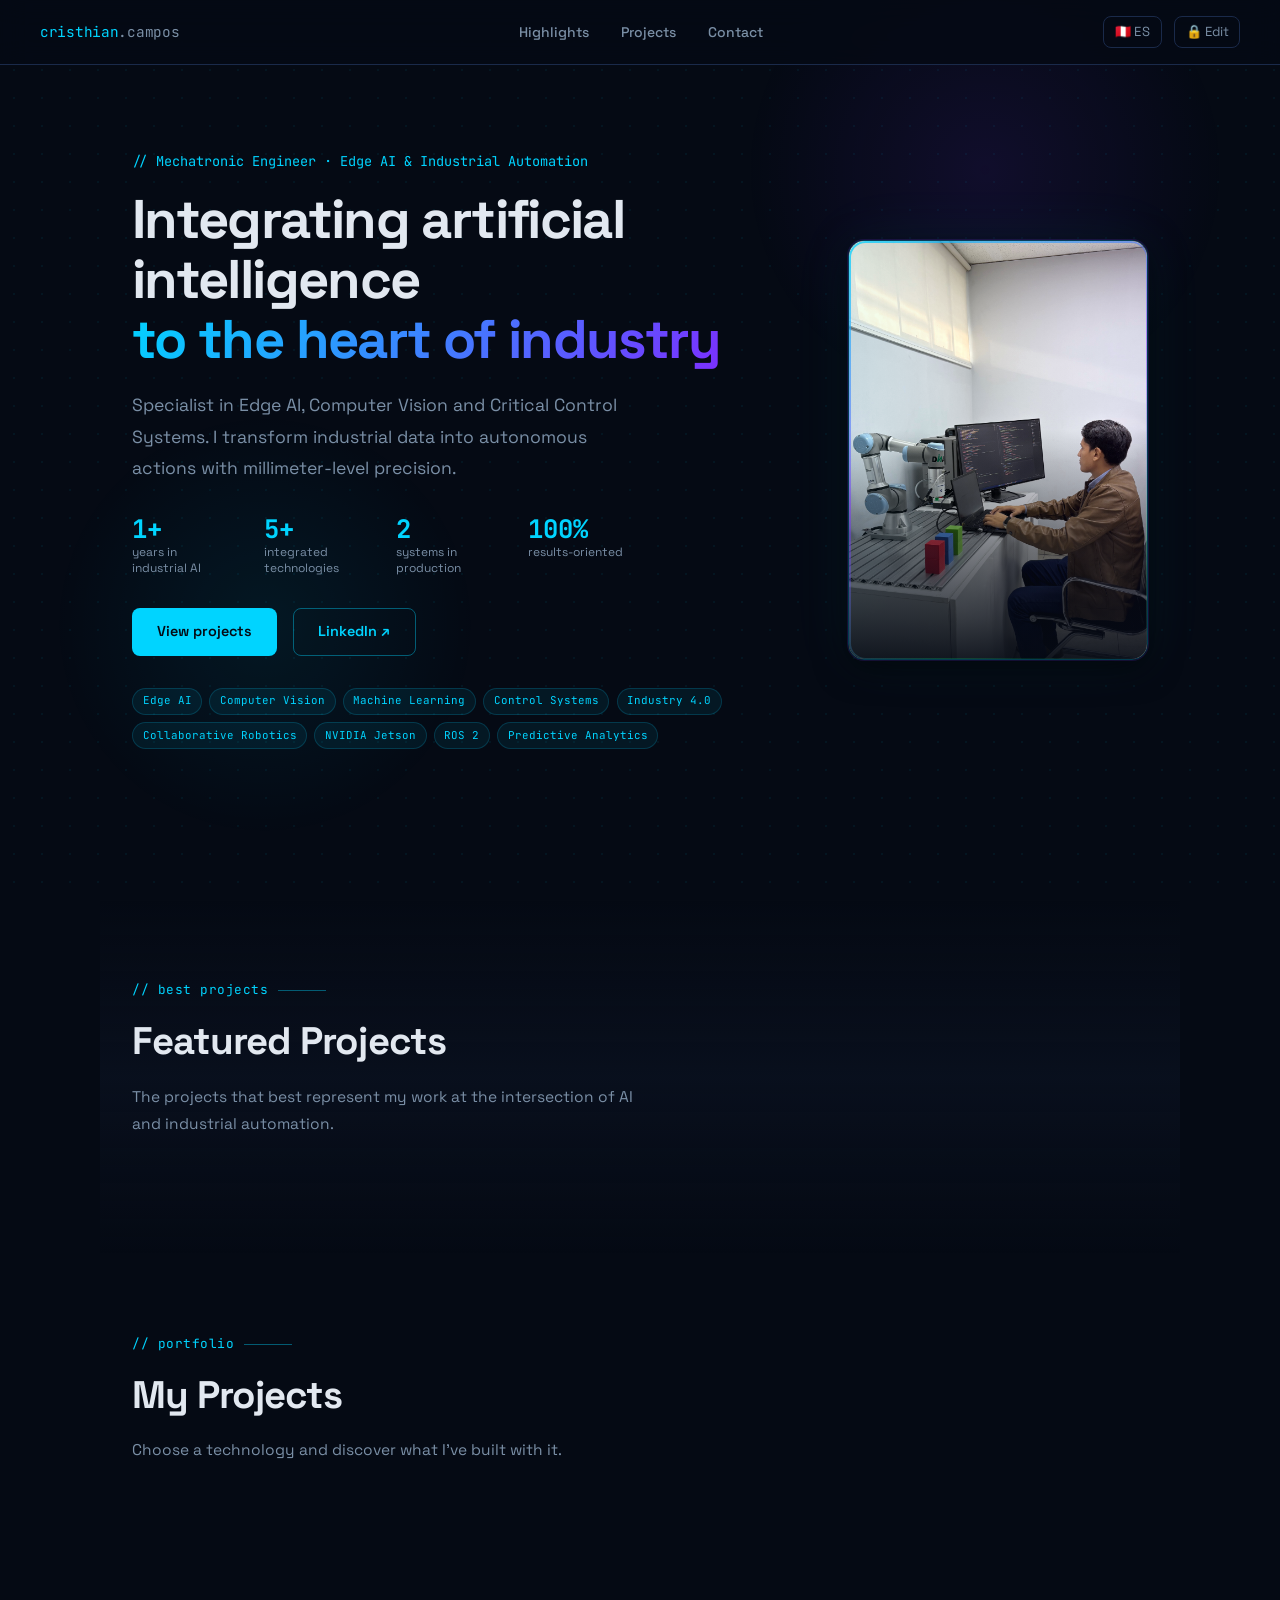
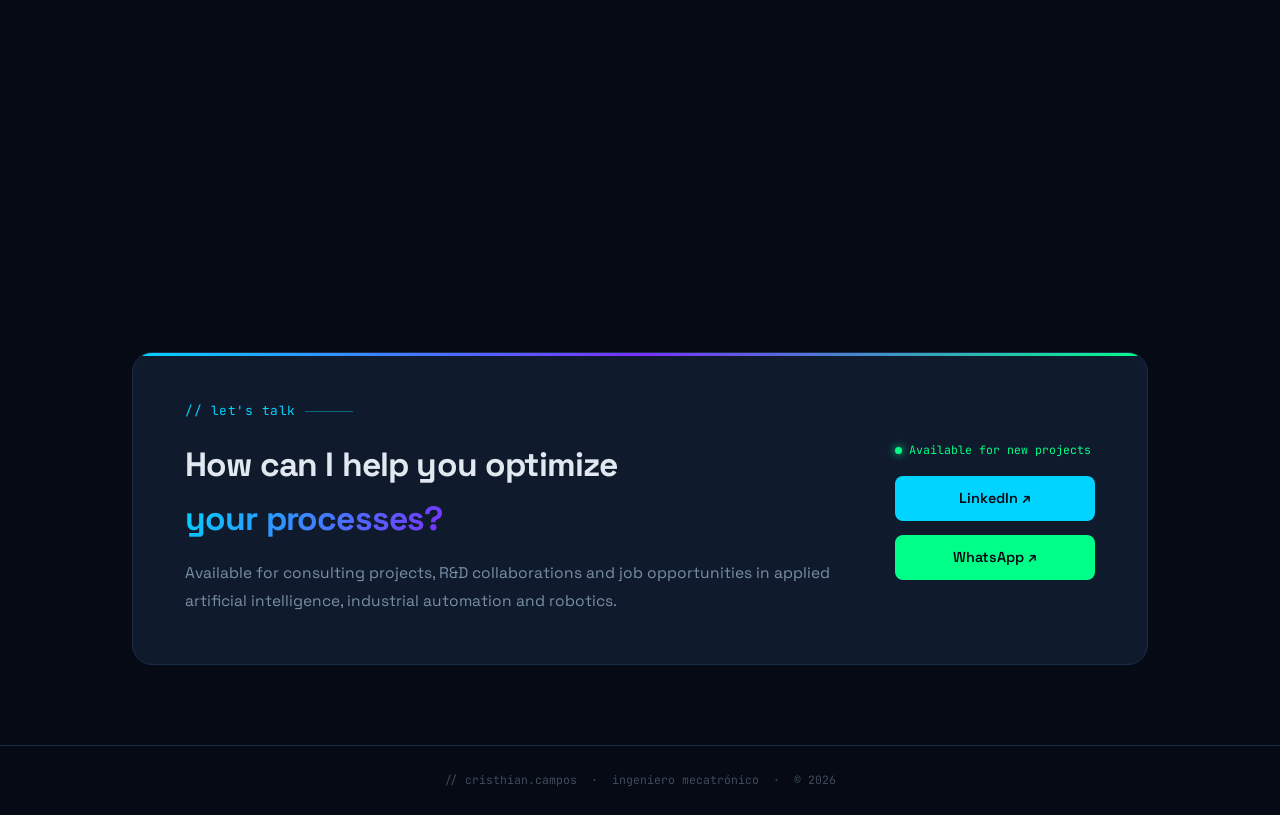
<file: frontend/index.html>
<!DOCTYPE html>
<html lang="es">

<head>
    <meta charset="UTF-8">
    <meta name="viewport" content="width=device-width, initial-scale=1.0">
    <title>Cristhian Campos · Edge AI & Automatización Industrial</title>
    <meta name="description"
        content="Especialista en Edge AI, Visión por Computadora y Sistemas de Control Críticos. Portafolio de Cristhian Moises Campos Neyra.">

    <!-- Open Graph / LinkedIn / WhatsApp -->
    <meta property="og:type" content="website">
    <meta property="og:title" content="Cristhian Campos · Edge AI & Automatización Industrial">
    <meta property="og:description"
        content="Especialista en Edge AI, Visión por Computadora y Sistemas de Control Críticos. Transformo datos industriales en acciones autónomas con precisión milimétrica.">
    <meta property="og:url" content="https://cristhiancampos.dev">
    <meta property="og:image" content="https://cristhiancampos.dev/images/og-banner.jpg">
    <meta property="og:locale" content="es_PE">

    <!-- Twitter Card -->
    <meta name="twitter:card" content="summary_large_image">
    <meta name="twitter:title" content="Cristhian Campos · Edge AI & Automatización Industrial">
    <meta name="twitter:description"
        content="Especialista en Edge AI, Visión por Computadora y Sistemas de Control Críticos.">
    <meta name="twitter:image" content="https://cristhiancampos.dev/images/og-banner.jpg">

    <link rel="preconnect" href="https://fonts.googleapis.com">
    <link rel="preconnect" href="https://fonts.gstatic.com" crossorigin>
    <link
        href="https://fonts.googleapis.com/css2?family=Space+Grotesk:wght@300;400;500;600;700&family=JetBrains+Mono:wght@400;500&display=swap"
        rel="stylesheet">

    <link rel="stylesheet" href="css/styles.css">
</head>

<body>

    <!-- ── Nav ── -->
    <nav>
        <a class="nav-logo" href="#hero">cristhian<span>.campos</span></a>
        <ul class="nav-links">
            <li><a href="#destacados">Highlights</a></li>
            <li><a href="#proyectos">Projects</a></li>
            <li><a href="#contacto">Contact</a></li>
        </ul>
        <div class="nav-editor-area">
            <button class="lang-btn" id="langBtn" onclick="toggleLanguage()" title="Switch language">🇵🇪 ES</button>
            <span class="editor-badge">● EDITOR</span>
            <button class="lock-btn" id="lockBtn" onclick="onLockClick()">🔒 Edit</button>
        </div>
    </nav>

    <!-- Password modal -->
    <div class="pass-overlay" id="passOverlay">
        <div class="pass-box">
            <h3>🔐 Modo editor</h3>
            <p>Ingresa la contraseña para acceder a las herramientas de edición.</p>
            <input class="pass-input" id="passInput" type="password" placeholder="Contraseña..." autocomplete="off">
            <span class="pass-error" id="passError">Contraseña incorrecta.</span>
            <div style="display:flex;gap:.75rem">
                <button class="btn btn-primary" style="flex:1" onclick="submitPassword()">Ingresar</button>
                <button class="btn btn-outline" onclick="closePassModal()">Cancelar</button>
            </div>
        </div>
    </div>

    <!-- Project form overlay -->
    <div class="form-overlay" id="formOverlay">
        <form class="project-form" id="projectForm" onsubmit="return false">
            <div class="form-header">
                <h2 id="formTitle">Nuevo proyecto</h2>
                <button class="form-close" type="button" onclick="closeProjectForm()">✕</button>
            </div>

            <div>
                <p class="form-section-title">// INFORMACIÓN BÁSICA</p>
                <div class="form-grid">
                    <div class="form-field">
                        <label class="form-label">Nombre del proyecto *</label>
                        <input class="form-input" id="fName" placeholder="Sistema de visión artificial" required>
                    </div>
                    <div class="form-field">
                        <label class="form-label">Subtítulo / cliente</label>
                        <input class="form-input" id="fClient" placeholder="Detección de defectos · Manufactura">
                    </div>
                    <div class="form-field full">
                        <label class="form-label">Resumen breve (excerpt) *</label>
                        <input class="form-input" id="fExcerpt" placeholder="Una línea que describe el proyecto al visitante..." required>
                    </div>
                </div>
            </div>

            <div>
                <p class="form-section-title">// DESCRIPCIÓN COMPLETA</p>
                <div class="form-field">
                    <label class="form-label">Descripción detallada</label>
                    <textarea class="form-textarea" id="fDescription" rows="5" placeholder="Explica el problema, tu solución y el impacto generado..."></textarea>
                </div>
            </div>

            <div>
                <p class="form-section-title">// CARACTERÍSTICAS TÉCNICAS</p>
                <div class="features-list" id="featuresList"></div>
                <button class="add-feature-btn" type="button" onclick="addFeatureRow()">＋ Añadir característica</button>
            </div>

            <div>
                <p class="form-section-title">// TECNOLOGÍAS</p>
                <div class="form-field">
                    <label class="form-label">Stack tecnológico (separado por comas)</label>
                    <input class="form-input" id="fTech" placeholder="Python, PyTorch, YOLO, ROS 2, PLC S7-1500">
                </div>
            </div>

            <div>
                <p class="form-section-title">// CATEGORÍAS</p>
                <div class="skills-check-group" id="skillsCheckGroup"></div>
                <span class="field-error" id="skillsError">Por favor, seleccione la especialidad del proyecto.</span>
            </div>

            <div>
                <p class="form-section-title">// IMAGEN DE PORTADA</p>
                <div class="form-field">
                    <label class="form-label">Sube una imagen desde tu computadora</label>
                    <input type="file" class="form-input" id="fImageFile" accept="image/*" onchange="uploadImageFile(this)">
                    <span id="uploadStatus" style="font-size:.78rem;color:var(--accent-cyan);margin-top:.2rem;display:block;"></span>
                    <label class="form-label" style="margin-top:.75rem">O pega una URL de imagen</label>
                    <input class="form-input" id="fImage" placeholder="https://... o images/proyecto/foto.jpg" oninput="previewImage()">
                    <img class="img-preview" id="imgPreview" alt="Preview">
                </div>
            </div>

            <div>
                <p class="form-section-title">// LINKS</p>
                <div class="form-grid">
                    <div class="form-field">
                        <label class="form-label">GitHub</label>
                        <input class="form-input" id="fGithub" placeholder="https://github.com/...">
                    </div>
                    <div class="form-field">
                        <label class="form-label">Video demo</label>
                        <input class="form-input" id="fVideo" placeholder="https://youtube.com/...">
                    </div>
                </div>
            </div>

            <input type="hidden" id="fEditId">

            <div class="form-actions">
                <button class="btn btn-danger" type="button" id="deleteBtn" onclick="deleteCurrentProject()" style="display:none">Eliminar proyecto</button>
                <button class="btn btn-outline" type="button" onclick="closeProjectForm()">Cancelar</button>
                <button class="btn btn-primary" type="button" onclick="saveProjectForm()">Guardar proyecto</button>
            </div>
        </form>
    </div>

    <!-- FAB -->
    <button class="fab-add" onclick="openProjectForm(null)">＋ Añadir proyecto</button>

    <!-- Skill form modal -->
    <div class="skill-form-overlay" id="skillFormOverlay">
        <div class="skill-form-box">
            <h3 id="skillFormTitle">Nueva especialidad</h3>
            <div class="form-field">
                <label class="form-label">Nombre de la especialidad *</label>
                <input class="form-input" id="skillNameInput" placeholder="Ej: Control Industrial" maxlength="40">
                <span class="field-error" id="skillNameError">Por favor, ingresa un nombre para la especialidad.</span>
            </div>
            <input type="hidden" id="skillEditId">
            <div style="display:flex;gap:.75rem;justify-content:flex-end">
                <button class="btn btn-outline" onclick="closeSkillForm()">Cancelar</button>
                <button class="btn btn-primary" onclick="saveSkillForm()">Guardar</button>
            </div>
        </div>
    </div>

    <main>

        <!-- ══════════════════════════════
         HERO
    ══════════════════════════════ -->
        <section id="hero">
            <div class="hero-inner">

                <!-- Text -->
                <div class="hero-content">
                    <p class="hero-eyebrow">// Mechatronic Engineer · Edge AI &amp; Industrial Automation</p>
                    <h1 class="hero-headline">
                        Integrating artificial intelligence<br>
                        <span class="gradient">to the heart of industry</span>
                    </h1>
                    <p class="hero-sub">
                        Specialist in Edge AI, Computer Vision and Critical Control Systems.
                        I transform industrial data into autonomous actions with millimeter-level precision.
                    </p>
                    <div class="hero-metrics">
                        <div class="hero-metric">
                            <span class="hero-metric-num">1+</span>
                            <span class="hero-metric-label">years in industrial AI</span>
                        </div>
                        <div class="hero-metric">
                            <span class="hero-metric-num">5+</span>
                            <span class="hero-metric-label">integrated technologies</span>
                        </div>
                        <div class="hero-metric">
                            <span class="hero-metric-num">2</span>
                            <span class="hero-metric-label">systems in production</span>
                        </div>
                        <div class="hero-metric">
                            <span class="hero-metric-num">100%</span>
                            <span class="hero-metric-label">results-oriented</span>
                        </div>
                    </div>
                    <div class="hero-cta">
                        <a href="#proyectos" class="btn btn-primary">View projects</a>
                        <a href="https://www.linkedin.com/in/cristhian-moises-campos-neyra-a8bb27257" target="_blank"
                            rel="noopener" class="btn btn-outline">LinkedIn ↗</a>
                    </div>
                    <div class="hero-tags">
                        <span class="hero-tag">Edge AI</span>
                        <span class="hero-tag">Computer Vision</span>
                        <span class="hero-tag">Machine Learning</span>
                        <span class="hero-tag">Control Systems</span>
                        <span class="hero-tag">Industry 4.0</span>
                        <span class="hero-tag">Collaborative Robotics</span>
                        <span class="hero-tag">NVIDIA Jetson</span>
                        <span class="hero-tag">ROS 2</span>
                        <span class="hero-tag">Predictive Analytics</span>
                    </div>
                </div>

                <!-- Flip card -->
                <div class="hero-photo-wrap">
                    <div class="flip-card" tabindex="0" role="button" aria-label="Ver perfil profesional">
                        <div class="flip-card-inner">
                            <div class="flip-front">
                                <div class="flip-front-inner">
                                    <img src="images/foto_perfil/FOTO CRISTHIAN.png" alt="Cristhian Campos" style="width:100%;height:100%;object-fit:cover;border-radius:inherit;display:block;">
                                </div>
                                <span class="flip-hint-badge">hover · view profile ↻</span>
                            </div>
                            <div class="flip-back">
                                <div class="flip-back-section">
                                    <span class="flip-back-label">// experience</span>
                                    <span class="flip-back-company">DINAUT</span>
                                    <span class="flip-back-role">Full development and integration of software with hardware in industrial automation and AI systems.</span>
                                    <span class="flip-back-period">2024 – Present</span>
                                </div>
                                <div class="flip-divider"></div>
                                <div class="flip-back-section">
                                    <span class="flip-back-label">// education</span>
                                    <span class="flip-back-uni">Pontificia Universidad Católica del Perú</span>
                                    <span class="flip-back-degree">Bachelor in Mechatronic Engineering</span>
                                </div>
                                <div class="flip-location"><span>📍</span><span>Lima, Perú</span></div>
                            </div>
                        </div>
                    </div>
                </div>

            </div>
        </section>

        <!-- ══════════════════════════════
         FEATURED PROJECTS
    ══════════════════════════════ -->
        <section id="destacados">
            <p class="section-eyebrow reveal">// best projects</p>
            <h2 class="section-title reveal">Featured Projects</h2>
            <p class="section-sub reveal">The projects that best represent my work at the intersection of AI and industrial automation.</p>

            <div class="featured-grid" id="featuredGrid">
                <!-- Rendered by JS -->
            </div>
        </section>

        <!-- ══════════════════════════════
         PROJECTS BY SKILL
    ══════════════════════════════ -->
        <section id="proyectos">
            <p class="section-eyebrow reveal">// portfolio</p>
            <h2 class="section-title reveal">My Projects</h2>
            <p class="section-sub reveal">Choose a technology and discover what I've built with it.</p>

            <div class="skill-tabs" id="skillTabs">
                <!-- Rendered by JS -->
            </div>

            <div class="projects-panel" id="projectsPanel">
                <!-- Rendered by JS -->
            </div>
        </section>

        <!-- ══════════════════════════════
         CONTACT
    ══════════════════════════════ -->
        <section id="contacto">
            <div class="contact-card reveal">
                <div class="contact-left">
                    <p class="section-eyebrow" style="margin-bottom:1rem;">// let's talk</p>
                    <h2 class="contact-title">How can I help you optimize<br><span class="gradient">your processes?</span></h2>
                    <p class="contact-text">
                        Available for consulting projects, R&amp;D collaborations and job opportunities in applied artificial intelligence, industrial automation and robotics.
                    </p>
                </div>
                <div class="contact-right">
                    <span class="contact-availability">Available for new projects</span>
                    <div class="contact-links">
                        <a href="https://www.linkedin.com/in/cristhian-moises-campos-neyra-a8bb27257" target="_blank"
                            rel="noopener" class="btn btn-primary">LinkedIn ↗</a>
                        <a href="https://wa.me/51922247024" target="_blank" rel="noopener"
                            class="btn btn-green">WhatsApp ↗</a>
                    </div>
                </div>
            </div>
        </section>

    </main>

    <!-- ── Footer ── -->
    <footer>
        <p>// cristhian.campos &nbsp;·&nbsp; ingeniero mecatrónico &nbsp;·&nbsp; &copy; 2026</p>
    </footer>

    <!-- ══════════════════════════════
       MODAL
  ══════════════════════════════ -->
    <div class="modal-overlay" id="modalOverlay" role="dialog" aria-modal="true">
        <div class="modal" id="modal">
            <button class="modal-close" id="modalClose" aria-label="Cerrar">✕</button>
            <div class="modal-img-area" id="modalImg"></div>
            <div class="modal-body" id="modalBody"></div>
        </div>
    </div>

    <script src="js/app.js"></script>

</body>

</html>
</file>
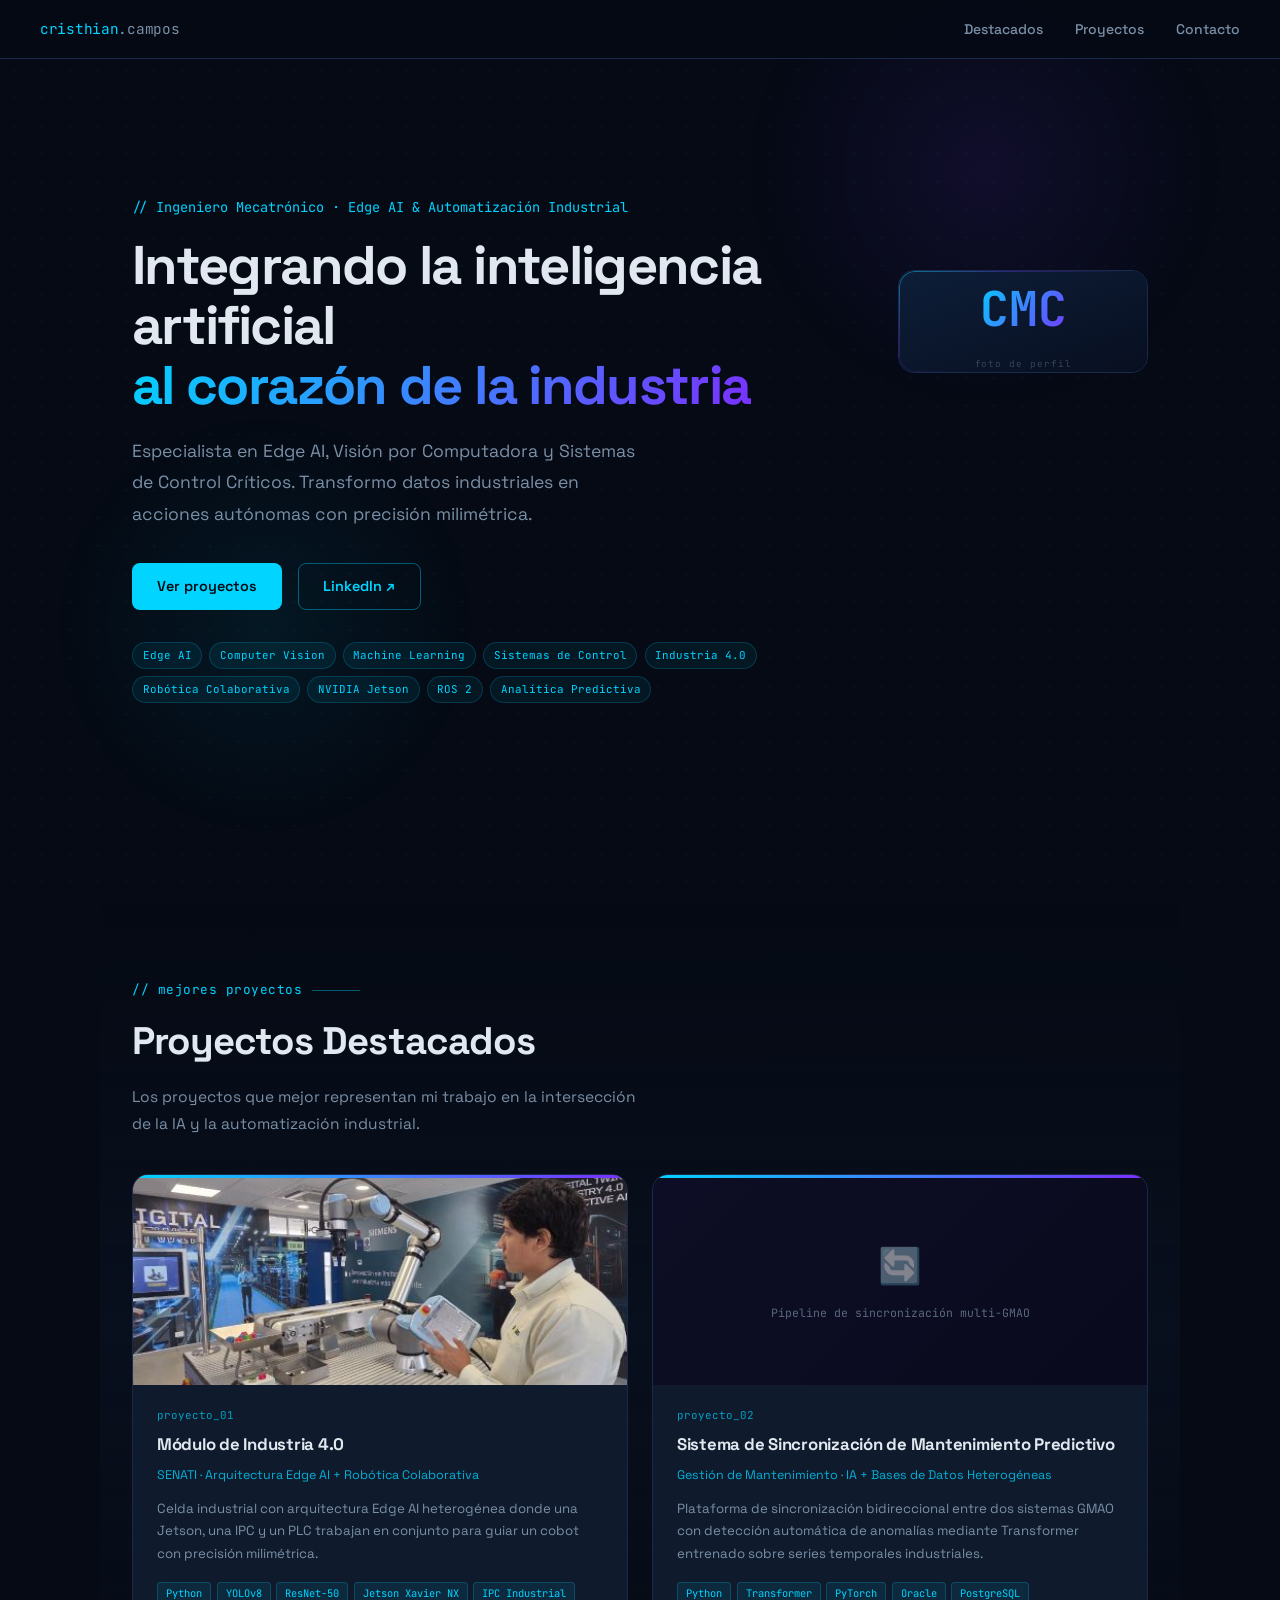
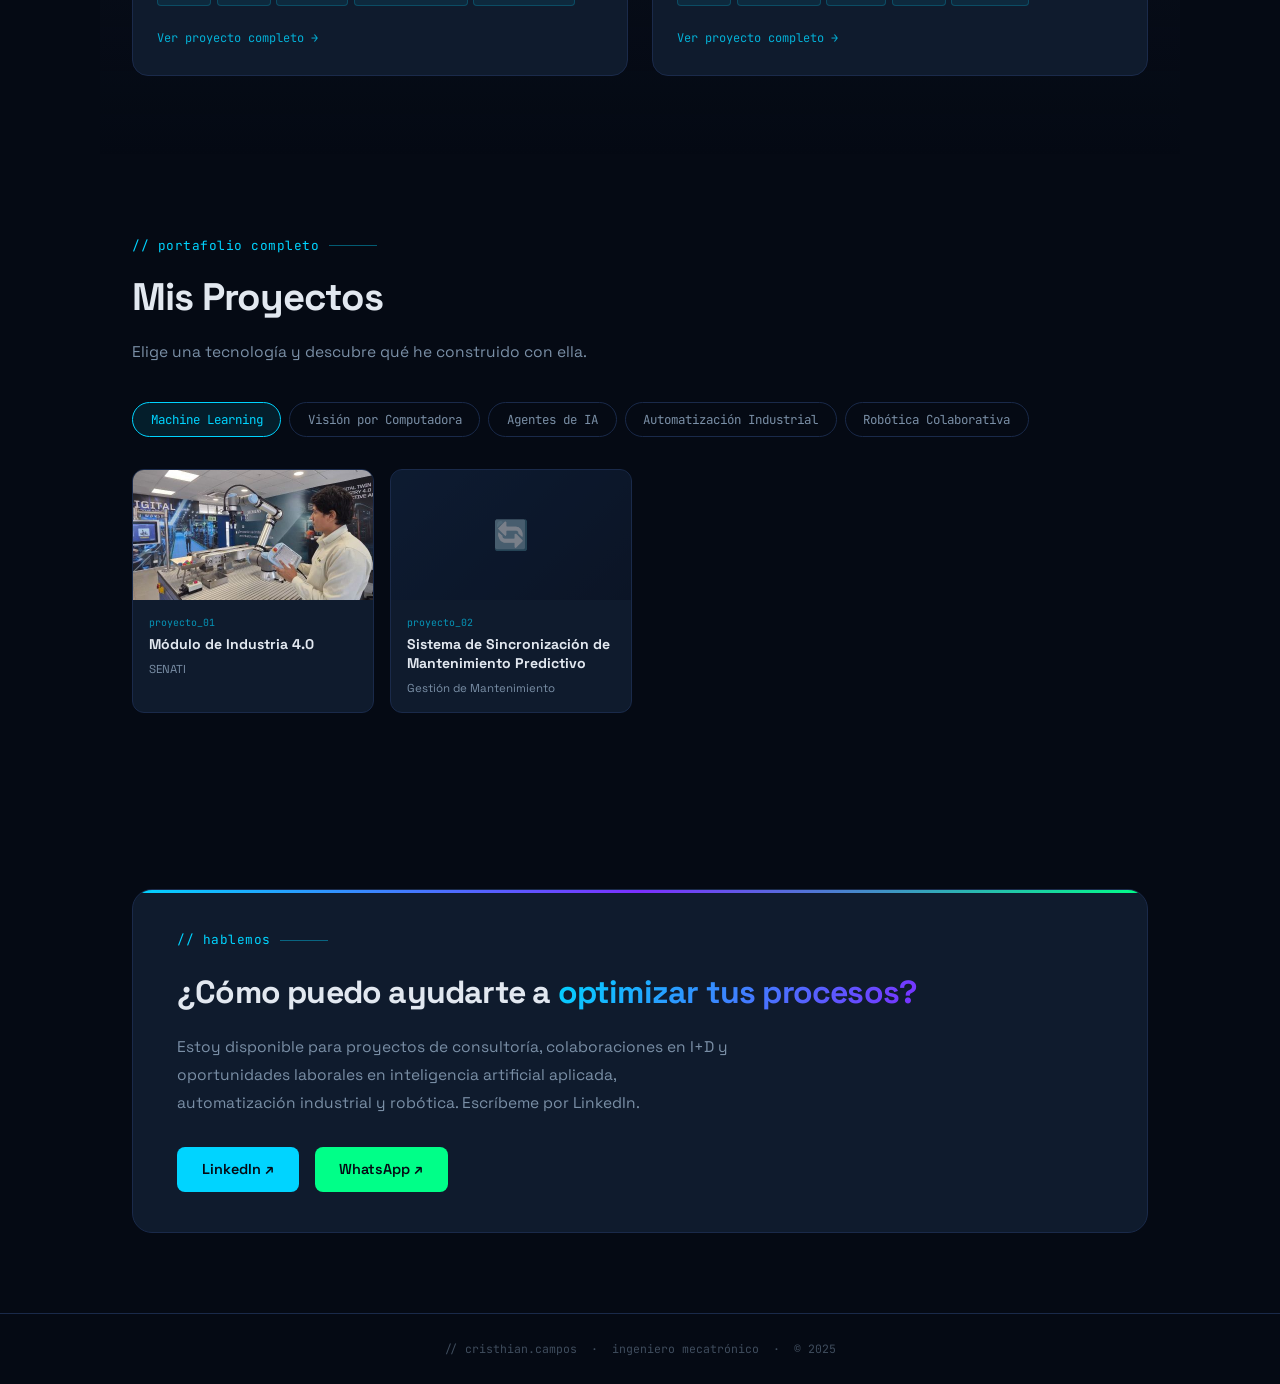
<file: src/index.html>
<!DOCTYPE html>
<html lang="es">

<head>
    <meta charset="UTF-8">
    <meta name="viewport" content="width=device-width, initial-scale=1.0">
    <title>Cristhian Campos · Edge AI & Automatización Industrial</title>
    <meta name="description"
        content="Especialista en Edge AI, Visión por Computadora y Sistemas de Control Críticos. Portafolio de Cristhian Moises Campos Neyra.">

    <!-- Open Graph / LinkedIn / WhatsApp -->
    <meta property="og:type" content="website">
    <meta property="og:title" content="Cristhian Campos · Edge AI & Automatización Industrial">
    <meta property="og:description"
        content="Especialista en Edge AI, Visión por Computadora y Sistemas de Control Críticos. Transformo datos industriales en acciones autónomas con precisión milimétrica.">
    <meta property="og:url" content="https://cristhiancampos.dev">
    <!-- og:image: reemplaza con la URL pública de una imagen/banner tuyo (1200×630 px recomendado) -->
    <meta property="og:image" content="https://cristhiancampos.dev/images/og-banner.jpg">
    <meta property="og:locale" content="es_PE">

    <!-- Twitter Card -->
    <meta name="twitter:card" content="summary_large_image">
    <meta name="twitter:title" content="Cristhian Campos · Edge AI & Automatización Industrial">
    <meta name="twitter:description"
        content="Especialista en Edge AI, Visión por Computadora y Sistemas de Control Críticos.">
    <meta name="twitter:image" content="https://cristhiancampos.dev/images/og-banner.jpg">

    <link rel="preconnect" href="https://fonts.googleapis.com">
    <link rel="preconnect" href="https://fonts.gstatic.com" crossorigin>
    <link
        href="https://fonts.googleapis.com/css2?family=Space+Grotesk:wght@300;400;500;600;700&family=JetBrains+Mono:wght@400;500&display=swap"
        rel="stylesheet">

    <style>
        /* ── Variables ── */
        :root {
            --bg-primary: #050a14;
            --bg-secondary: #0d1526;
            --bg-card: #0f1b2d;
            --border-color: #1a2a4a;
            --accent-cyan: #00d4ff;
            --accent-purple: #7b2fff;
            --accent-green: #00ff88;
            --text-primary: #e2e8f0;
            --text-secondary: #7a8fa6;
            --font-sans: 'Space Grotesk', sans-serif;
            --font-mono: 'JetBrains Mono', monospace;
        }

        *,
        *::before,
        *::after {
            box-sizing: border-box;
            margin: 0;
            padding: 0;
        }

        html {
            scroll-behavior: smooth;
        }

        body {
            font-family: var(--font-sans);
            background: var(--bg-primary);
            color: var(--text-primary);
            line-height: 1.6;
            overflow-x: hidden;
        }

        /* Dot grid background */
        body::before {
            content: '';
            position: fixed;
            inset: 0;
            background-image: radial-gradient(rgba(0, 212, 255, .06) 1px, transparent 1px);
            background-size: 28px 28px;
            pointer-events: none;
            z-index: 0;
        }

        /* ── Nav ── */
        nav {
            position: fixed;
            top: 0;
            left: 0;
            right: 0;
            z-index: 200;
            padding: 1rem 2.5rem;
            display: flex;
            justify-content: space-between;
            align-items: center;
            background: rgba(5, 10, 20, .85);
            backdrop-filter: blur(14px);
            border-bottom: 1px solid var(--border-color);
        }

        .nav-logo {
            font-family: var(--font-mono);
            font-size: .9rem;
            color: var(--accent-cyan);
            text-decoration: none;
            letter-spacing: -.02em;
        }

        .nav-logo span {
            color: var(--text-secondary);
        }

        .nav-links {
            display: flex;
            gap: 2rem;
            list-style: none;
        }

        .nav-links a {
            color: var(--text-secondary);
            text-decoration: none;
            font-size: .875rem;
            font-weight: 500;
            transition: color .25s;
        }

        .nav-links a:hover,
        .nav-links a.active {
            color: var(--accent-cyan);
        }

        /* ── Layout ── */
        main {
            position: relative;
            z-index: 1;
        }

        section {
            max-width: 1080px;
            margin: 0 auto;
            padding: 5rem 2rem;
        }

        /* ── Keyframes ── */
        @keyframes fadeUp {
            from {
                opacity: 0;
                transform: translateY(22px);
            }

            to {
                opacity: 1;
                transform: translateY(0);
            }
        }

        @keyframes fadeIn {
            from {
                opacity: 0;
            }

            to {
                opacity: 1;
            }
        }

        .reveal {
            opacity: 0;
            transform: translateY(20px);
            transition: opacity .6s ease, transform .6s ease;
        }

        .reveal.visible {
            opacity: 1;
            transform: none;
        }

        /* ══════════════════════════════
       HERO
    ══════════════════════════════ */
        #hero {
            min-height: 100vh;
            display: flex;
            align-items: center;
            padding-top: 5rem;
            position: relative;
            isolation: isolate;
        }

        #hero::before {
            content: '';
            position: absolute;
            top: -10%;
            right: -6%;
            width: 520px;
            height: 520px;
            background: radial-gradient(circle, rgba(123, 47, 255, .1) 0%, transparent 65%);
            pointer-events: none;
            z-index: 0;
        }

        #hero::after {
            content: '';
            position: absolute;
            bottom: 5%;
            left: -6%;
            width: 460px;
            height: 460px;
            background: radial-gradient(circle, rgba(0, 212, 255, .07) 0%, transparent 65%);
            pointer-events: none;
            z-index: 0;
        }

        .hero-inner {
            display: grid;
            grid-template-columns: 1fr auto;
            align-items: center;
            gap: 4rem;
            width: 100%;
            position: relative;
            z-index: 1;
        }

        /* Hero text */
        .hero-eyebrow {
            font-family: var(--font-mono);
            font-size: .85rem;
            color: var(--accent-cyan);
            margin-bottom: 1.1rem;
            opacity: 0;
            animation: fadeUp .7s ease forwards .2s;
        }

        .hero-headline {
            font-size: clamp(2rem, 4.5vw, 3.4rem);
            font-weight: 700;
            line-height: 1.1;
            letter-spacing: -.03em;
            margin-bottom: 1.25rem;
            opacity: 0;
            animation: fadeUp .7s ease forwards .4s;
        }

        .hero-headline .gradient {
            background: linear-gradient(125deg, var(--accent-cyan) 0%, var(--accent-purple) 100%);
            -webkit-background-clip: text;
            -webkit-text-fill-color: transparent;
            background-clip: text;
        }

        .hero-sub {
            font-size: clamp(.9rem, 1.8vw, 1.1rem);
            color: var(--text-secondary);
            max-width: 520px;
            line-height: 1.8;
            margin-bottom: 2rem;
            opacity: 0;
            animation: fadeUp .7s ease forwards .6s;
        }

        .hero-cta {
            display: flex;
            gap: 1rem;
            flex-wrap: wrap;
            opacity: 0;
            animation: fadeUp .7s ease forwards .8s;
        }

        .hero-tags {
            display: flex;
            flex-wrap: wrap;
            gap: .45rem;
            margin-top: 2rem;
            opacity: 0;
            animation: fadeUp .7s ease forwards 1s;
        }

        .hero-tag {
            font-family: var(--font-mono);
            font-size: .68rem;
            padding: .24rem .6rem;
            border-radius: 100px;
            background: rgba(0, 212, 255, .07);
            border: 1px solid rgba(0, 212, 255, .18);
            color: var(--accent-cyan);
        }

        /* Buttons */
        .btn {
            display: inline-flex;
            align-items: center;
            gap: .45rem;
            padding: .7rem 1.55rem;
            border-radius: 8px;
            font-size: .9rem;
            font-weight: 600;
            font-family: var(--font-sans);
            text-decoration: none;
            border: none;
            cursor: pointer;
            transition: all .25s;
        }

        .btn-primary {
            background: var(--accent-cyan);
            color: var(--bg-primary);
        }

        .btn-primary:hover {
            background: #28ddff;
            box-shadow: 0 0 24px rgba(0, 212, 255, .45);
            transform: translateY(-2px);
        }

        .btn-outline {
            background: transparent;
            color: var(--accent-cyan);
            border: 1px solid rgba(0, 212, 255, .4);
        }

        .btn-outline:hover {
            background: rgba(0, 212, 255, .08);
            border-color: var(--accent-cyan);
            box-shadow: 0 0 20px rgba(0, 212, 255, .15);
            transform: translateY(-2px);
        }

        .btn-green {
            background: var(--accent-green);
            color: #050a14;
        }

        .btn-green:hover {
            background: #1fffa0;
            box-shadow: 0 0 24px rgba(0, 255, 136, .4);
            transform: translateY(-2px);
        }

        /* Flip card */
        .hero-photo-wrap {
            flex-shrink: 0;
            opacity: 0;
            animation: fadeUp .7s ease forwards .5s;
        }

        .flip-card {
            width: 250px;
            height: 360px;
            perspective: 1200px;
            cursor: pointer;
            position: relative;
        }

        .flip-card-inner {
            width: 100%;
            height: 100%;
            position: relative;
            transform-style: preserve-3d;
            transition: transform .7s cubic-bezier(.4, 0, .2, 1);
        }

        .flip-card:hover .flip-card-inner {
            transform: rotateY(180deg);
        }

        .flip-front,
        .flip-back {
            position: absolute;
            inset: 0;
            backface-visibility: hidden;
            -webkit-backface-visibility: hidden;
            border-radius: 16px;
            overflow: hidden;
        }

        .flip-front {
            border: 1px solid var(--border-color);
            position: relative;
        }

        .flip-front::before {
            content: '';
            position: absolute;
            inset: 0;
            border-radius: 16px;
            padding: 1px;
            background: linear-gradient(150deg, rgba(0, 212, 255, .5), rgba(123, 47, 255, .35), transparent 55%);
            -webkit-mask: linear-gradient(#fff 0 0) content-box, linear-gradient(#fff 0 0);
            -webkit-mask-composite: xor;
            mask: linear-gradient(#fff 0 0) content-box, linear-gradient(#fff 0 0);
            mask-composite: exclude;
            pointer-events: none;
            z-index: 2;
        }

        .flip-front-inner {
            width: 100%;
            height: 100%;
            background: var(--bg-card);
            display: flex;
            align-items: center;
            justify-content: center;
            overflow: hidden;
        }

        .flip-front-inner img {
            width: 100%;
            height: 100%;
            object-fit: cover;
            object-position: top center;
            display: block;
        }

        .flip-ph {
            display: flex;
            flex-direction: column;
            align-items: center;
            justify-content: center;
            gap: .6rem;
            width: 100%;
            height: 100%;
            background: linear-gradient(160deg, #0d1e38 0%, #080f20 100%);
        }

        .flip-ph-initials {
            font-family: var(--font-mono);
            font-size: 3rem;
            font-weight: 700;
            background: linear-gradient(125deg, var(--accent-cyan), var(--accent-purple));
            -webkit-background-clip: text;
            -webkit-text-fill-color: transparent;
            background-clip: text;
        }

        .flip-ph-hint {
            font-family: var(--font-mono);
            font-size: .58rem;
            color: var(--text-secondary);
            opacity: .4;
            letter-spacing: .1em;
        }

        .flip-hint-badge {
            position: absolute;
            bottom: 12px;
            left: 50%;
            transform: translateX(-50%);
            font-family: var(--font-mono);
            font-size: .6rem;
            color: var(--accent-cyan);
            background: rgba(5, 10, 20, .8);
            backdrop-filter: blur(8px);
            border: 1px solid rgba(0, 212, 255, .22);
            padding: .22rem .65rem;
            border-radius: 100px;
            white-space: nowrap;
            z-index: 10;
            opacity: 0;
            transition: opacity .25s;
            pointer-events: none;
        }

        .flip-card:hover .flip-hint-badge {
            opacity: 1;
        }

        .flip-back {
            background: var(--bg-card);
            border: 1px solid rgba(0, 212, 255, .22);
            transform: rotateY(180deg);
            padding: 1.6rem 1.5rem;
            display: flex;
            flex-direction: column;
            gap: 0;
            box-shadow: 0 0 40px rgba(0, 212, 255, .08);
        }

        .flip-back-section {
            display: flex;
            flex-direction: column;
            gap: .28rem;
        }

        .flip-back-label {
            font-family: var(--font-mono);
            font-size: .6rem;
            color: var(--accent-cyan);
            letter-spacing: .12em;
            opacity: .65;
            margin-bottom: .15rem;
        }

        .flip-back-company {
            font-size: 1rem;
            font-weight: 700;
            color: var(--text-primary);
        }

        .flip-back-role {
            font-size: .73rem;
            color: var(--text-secondary);
            line-height: 1.55;
        }

        .flip-back-period {
            font-family: var(--font-mono);
            font-size: .65rem;
            color: var(--accent-cyan);
            opacity: .75;
            margin-top: .25rem;
            display: inline-flex;
            align-items: center;
            gap: .3rem;
        }

        .flip-back-period::before {
            content: '';
            display: inline-block;
            width: 6px;
            height: 6px;
            border-radius: 50%;
            background: var(--accent-green);
            box-shadow: 0 0 6px var(--accent-green);
        }

        .flip-divider {
            height: 1px;
            background: var(--border-color);
            margin: 1.1rem 0;
        }

        .flip-back-uni {
            font-size: .78rem;
            font-weight: 600;
            color: var(--text-primary);
            line-height: 1.4;
        }

        .flip-back-degree {
            font-size: .7rem;
            color: var(--text-secondary);
            margin-top: .2rem;
        }

        .flip-location {
            display: flex;
            align-items: center;
            gap: .35rem;
            font-family: var(--font-mono);
            font-size: .62rem;
            color: var(--text-secondary);
            opacity: .55;
            margin-top: auto;
            padding-top: 1rem;
        }

        /* ── Section headings ── */
        .section-eyebrow {
            font-family: var(--font-mono);
            font-size: .8rem;
            color: var(--accent-cyan);
            margin-bottom: .6rem;
            display: flex;
            align-items: center;
            gap: .6rem;
            letter-spacing: .04em;
        }

        .section-eyebrow::after {
            content: '';
            display: block;
            width: 48px;
            height: 1px;
            background: var(--accent-cyan);
            opacity: .4;
        }

        .section-title {
            font-size: clamp(1.7rem, 3.5vw, 2.4rem);
            font-weight: 700;
            letter-spacing: -.025em;
            margin-bottom: .75rem;
        }

        .section-sub {
            color: var(--text-secondary);
            max-width: 520px;
            margin-bottom: 2.25rem;
            font-size: .97rem;
            line-height: 1.75;
        }

        /* ══════════════════════════════
       FEATURED PROJECTS
    ══════════════════════════════ */
        #destacados {
            background: linear-gradient(to bottom, transparent, rgba(13, 21, 38, .5), transparent);
        }

        .featured-grid {
            display: grid;
            grid-template-columns: repeat(2, 1fr);
            gap: 1.5rem;
        }

        .feat-card {
            background: var(--bg-card);
            border: 1px solid var(--border-color);
            border-radius: 16px;
            overflow: hidden;
            cursor: pointer;
            transition: border-color .3s, box-shadow .3s, transform .3s;
            position: relative;
        }

        .feat-card::before {
            content: '';
            position: absolute;
            top: 0;
            left: 0;
            width: 100%;
            height: 3px;
            background: linear-gradient(90deg, var(--accent-cyan), var(--accent-purple));
            z-index: 1;
        }

        .feat-card:hover {
            border-color: rgba(0, 212, 255, .35);
            transform: translateY(-5px);
            box-shadow: 0 16px 48px rgba(0, 212, 255, .09);
        }

        .feat-img {
            width: 100%;
            height: 210px;
            object-fit: cover;
            display: block;
            background: var(--bg-secondary);
        }

        .feat-img-ph {
            width: 100%;
            height: 210px;
            background: linear-gradient(135deg, #0d0d25 0%, #0a0a1e 100%);
            display: flex;
            flex-direction: column;
            align-items: center;
            justify-content: center;
            gap: .6rem;
        }

        .feat-img-ph-icon {
            font-size: 2.2rem;
            opacity: .5;
        }

        .feat-img-ph-label {
            font-family: var(--font-mono);
            font-size: .72rem;
            color: var(--text-secondary);
            opacity: .7;
        }

        .feat-body {
            padding: 1.4rem 1.5rem 1.6rem;
        }

        .feat-num {
            font-family: var(--font-mono);
            font-size: .68rem;
            color: var(--accent-cyan);
            opacity: .7;
            margin-bottom: .4rem;
        }

        .feat-name {
            font-size: 1.05rem;
            font-weight: 700;
            margin-bottom: .5rem;
            letter-spacing: -.015em;
        }

        .feat-client {
            font-size: .78rem;
            color: var(--accent-cyan);
            opacity: .8;
            margin-bottom: .75rem;
        }

        .feat-excerpt {
            font-size: .83rem;
            color: var(--text-secondary);
            line-height: 1.7;
            margin-bottom: 1rem;
        }

        .feat-tags {
            display: flex;
            flex-wrap: wrap;
            gap: .35rem;
            margin-bottom: 1.1rem;
        }

        .tbadge {
            font-family: var(--font-mono);
            font-size: .65rem;
            padding: .18rem .5rem;
            border-radius: 4px;
            background: rgba(0, 212, 255, .08);
            border: 1px solid rgba(0, 212, 255, .2);
            color: var(--accent-cyan);
        }

        .feat-cta {
            display: inline-flex;
            align-items: center;
            gap: .4rem;
            font-family: var(--font-mono);
            font-size: .75rem;
            color: var(--accent-cyan);
            opacity: .8;
            transition: opacity .2s;
        }

        .feat-card:hover .feat-cta {
            opacity: 1;
        }

        /* ══════════════════════════════
       PROJECTS BY SKILL
    ══════════════════════════════ */
        .skill-tabs {
            display: flex;
            gap: .5rem;
            flex-wrap: wrap;
            margin-bottom: 2rem;
        }

        .skill-tab {
            font-family: var(--font-mono);
            font-size: .78rem;
            padding: .5rem 1.1rem;
            border-radius: 100px;
            border: 1px solid var(--border-color);
            background: transparent;
            color: var(--text-secondary);
            cursor: pointer;
            transition: all .25s;
        }

        .skill-tab:hover {
            border-color: rgba(0, 212, 255, .35);
            color: var(--text-primary);
        }

        .skill-tab.active {
            background: rgba(0, 212, 255, .1);
            border-color: var(--accent-cyan);
            color: var(--accent-cyan);
        }

        .projects-panel {
            min-height: 260px;
        }

        .projects-panel-grid {
            display: grid;
            grid-template-columns: repeat(auto-fill, minmax(220px, 1fr));
            gap: 1rem;
        }

        .mini-card {
            background: var(--bg-card);
            border: 1px solid var(--border-color);
            border-radius: 12px;
            overflow: hidden;
            cursor: pointer;
            transition: border-color .3s, box-shadow .3s, transform .25s;
            position: relative;
        }

        .mini-card::before {
            content: '';
            position: absolute;
            left: 0;
            top: 0;
            width: 3px;
            height: 100%;
            background: linear-gradient(to bottom, var(--accent-cyan), var(--accent-purple));
            opacity: 0;
            transition: opacity .3s;
        }

        .mini-card:hover::before {
            opacity: 1;
        }

        .mini-card:hover {
            border-color: rgba(0, 212, 255, .3);
            box-shadow: 0 8px 28px rgba(0, 212, 255, .07);
            transform: translateY(-3px);
        }

        .mini-img {
            width: 100%;
            height: 130px;
            object-fit: cover;
            display: block;
            background: var(--bg-secondary);
        }

        .mini-img-ph {
            width: 100%;
            height: 130px;
            background: linear-gradient(135deg, #0d1e38 0%, #080f20 100%);
            display: flex;
            align-items: center;
            justify-content: center;
            font-size: 1.8rem;
            opacity: .45;
        }

        .mini-body {
            padding: .9rem 1rem 1rem;
        }

        .mini-num {
            font-family: var(--font-mono);
            font-size: .62rem;
            color: var(--accent-cyan);
            opacity: .65;
            margin-bottom: .3rem;
        }

        .mini-name {
            font-size: .88rem;
            font-weight: 700;
            line-height: 1.35;
            margin-bottom: .4rem;
        }

        .mini-client {
            font-size: .72rem;
            color: var(--text-secondary);
            line-height: 1.4;
        }

        .empty-state {
            display: flex;
            flex-direction: column;
            align-items: center;
            justify-content: center;
            min-height: 200px;
            gap: .75rem;
            opacity: .45;
        }

        .empty-state-icon {
            font-size: 2.5rem;
        }

        .empty-state-text {
            font-family: var(--font-mono);
            font-size: .8rem;
            color: var(--text-secondary);
        }

        /* ══════════════════════════════
       MODAL
    ══════════════════════════════ */
        .modal-overlay {
            position: fixed;
            inset: 0;
            z-index: 500;
            background: rgba(5, 10, 20, .82);
            backdrop-filter: blur(10px);
            display: flex;
            align-items: center;
            justify-content: center;
            padding: 1.5rem;
            opacity: 0;
            pointer-events: none;
            transition: opacity .3s ease;
        }

        .modal-overlay.open {
            opacity: 1;
            pointer-events: all;
        }

        .modal {
            background: var(--bg-card);
            border: 1px solid rgba(0, 212, 255, .18);
            border-radius: 20px;
            max-width: 820px;
            width: 100%;
            max-height: 90vh;
            overflow-y: auto;
            position: relative;
            transform: translateY(20px) scale(.97);
            transition: transform .3s ease;
        }

        .modal-overlay.open .modal {
            transform: translateY(0) scale(1);
        }

        .modal-close {
            position: absolute;
            top: 1.1rem;
            right: 1.1rem;
            z-index: 10;
            background: rgba(5, 10, 20, .7);
            border: 1px solid var(--border-color);
            color: var(--text-secondary);
            width: 34px;
            height: 34px;
            border-radius: 50%;
            display: flex;
            align-items: center;
            justify-content: center;
            font-size: 1.1rem;
            cursor: pointer;
            transition: all .2s;
        }

        .modal-close:hover {
            border-color: var(--accent-cyan);
            color: var(--accent-cyan);
        }

        .modal-img-area {
            width: 100%;
            height: 260px;
            background: var(--bg-secondary);
            border-radius: 20px 20px 0 0;
            overflow: hidden;
            position: relative;
        }

        .modal-img-area img {
            width: 100%;
            height: 100%;
            object-fit: cover;
            display: block;
        }

        .modal-img-ph {
            width: 100%;
            height: 100%;
            background: linear-gradient(135deg, #0d0d25 0%, #071420 100%);
            display: flex;
            flex-direction: column;
            align-items: center;
            justify-content: center;
            gap: .7rem;
        }

        .modal-img-ph-icon {
            font-size: 2.5rem;
            opacity: .4;
        }

        .modal-img-ph-label {
            font-family: var(--font-mono);
            font-size: .75rem;
            color: var(--text-secondary);
            opacity: .6;
        }

        .modal-body {
            padding: 1.8rem 2rem 2rem;
        }

        .modal-num {
            font-family: var(--font-mono);
            font-size: .7rem;
            color: var(--accent-cyan);
            opacity: .7;
            margin-bottom: .4rem;
        }

        .modal-title {
            font-size: 1.4rem;
            font-weight: 700;
            letter-spacing: -.02em;
            margin-bottom: .4rem;
        }

        .modal-client {
            font-size: .83rem;
            color: var(--accent-cyan);
            opacity: .85;
            margin-bottom: 1rem;
        }

        .modal-desc {
            font-size: .9rem;
            color: var(--text-secondary);
            line-height: 1.8;
            margin-bottom: 1.25rem;
        }

        .modal-features {
            list-style: none;
            display: flex;
            flex-direction: column;
            gap: .75rem;
            margin-bottom: 1.25rem;
        }

        .modal-features li {
            font-size: .83rem;
            color: var(--text-secondary);
            line-height: 1.65;
            padding-left: 1.1rem;
            position: relative;
        }

        .modal-features li::before {
            content: '▸';
            position: absolute;
            left: 0;
            color: var(--accent-cyan);
            opacity: .7;
        }

        .modal-features .feat-label {
            color: var(--text-primary);
            font-weight: 600;
            display: block;
            margin-bottom: .15rem;
        }

        .modal-tech {
            display: flex;
            flex-wrap: wrap;
            gap: .4rem;
            margin-bottom: 1.5rem;
        }

        .modal-links {
            display: flex;
            gap: .75rem;
            flex-wrap: wrap;
            align-items: center;
        }

        .demo-pending {
            font-family: var(--font-mono);
            font-size: .72rem;
            color: var(--text-secondary);
            opacity: .55;
            border: 1px dashed var(--border-color);
            border-radius: 6px;
            padding: .38rem .8rem;
        }

        /* ══════════════════════════════
       CONTACT
    ══════════════════════════════ */
        #contacto {
            position: relative;
        }

        .contact-card {
            background: var(--bg-card);
            border: 1px solid var(--border-color);
            border-radius: 20px;
            padding: 2.5rem 2.75rem;
            position: relative;
            overflow: hidden;
        }

        .contact-card::before {
            content: '';
            position: absolute;
            top: 0;
            left: 0;
            right: 0;
            height: 3px;
            background: linear-gradient(90deg, var(--accent-cyan), var(--accent-purple), var(--accent-green));
        }

        .contact-title {
            font-size: clamp(1.4rem, 3vw, 2rem);
            font-weight: 700;
            letter-spacing: -.025em;
            margin-bottom: 1rem;
        }

        .contact-title .gradient {
            background: linear-gradient(125deg, var(--accent-cyan), var(--accent-purple));
            -webkit-background-clip: text;
            -webkit-text-fill-color: transparent;
            background-clip: text;
        }

        .contact-text {
            color: var(--text-secondary);
            max-width: 560px;
            line-height: 1.8;
            font-size: .97rem;
            margin-bottom: 1.8rem;
        }

        .contact-links {
            display: flex;
            gap: 1rem;
            flex-wrap: wrap;
        }

        /* ── Footer ── */
        footer {
            border-top: 1px solid var(--border-color);
            padding: 1.6rem 2.5rem;
            text-align: center;
            position: relative;
            z-index: 1;
        }

        footer p {
            font-family: var(--font-mono);
            font-size: .72rem;
            color: var(--text-secondary);
            opacity: .5;
        }

        /* ── Responsive ── */
        @media (max-width: 768px) {
            .hero-inner {
                grid-template-columns: 1fr;
                gap: 2.5rem;
            }

            .hero-photo-wrap {
                justify-self: center;
                order: -1;
            }

            .featured-grid {
                grid-template-columns: 1fr;
            }

            .contact-card {
                padding: 1.8rem 1.5rem;
            }

            nav {
                padding: 1rem 1.25rem;
            }

            .nav-links {
                gap: 1.2rem;
            }
        }

        @media (max-width: 480px) {
            .nav-links {
                display: none;
            }
        }
    </style>
</head>

<body>

    <!-- ── Nav ── -->
    <nav>
        <a class="nav-logo" href="#hero">cristhian<span>.campos</span></a>
        <ul class="nav-links">
            <li><a href="#destacados">Destacados</a></li>
            <li><a href="#proyectos">Proyectos</a></li>
            <li><a href="#contacto">Contacto</a></li>
        </ul>
    </nav>

    <main>

        <!-- ══════════════════════════════
         HERO
    ══════════════════════════════ -->
        <section id="hero">
            <div class="hero-inner">

                <!-- Text -->
                <div class="hero-content">
                    <p class="hero-eyebrow">// Ingeniero Mecatrónico · Edge AI &amp; Automatización Industrial</p>
                    <h1 class="hero-headline">
                        Integrando la inteligencia artificial<br>
                        <span class="gradient">al corazón de la industria</span>
                    </h1>
                    <p class="hero-sub">
                        Especialista en Edge AI, Visión por Computadora y Sistemas de Control Críticos.
                        Transformo datos industriales en acciones autónomas con precisión milimétrica.
                    </p>
                    <div class="hero-cta">
                        <a href="#proyectos" class="btn btn-primary">Ver proyectos</a>
                        <a href="https://www.linkedin.com/in/cristhian-moises-campos-neyra-a8bb27257" target="_blank"
                            rel="noopener" class="btn btn-outline">LinkedIn ↗</a>
                    </div>
                    <div class="hero-tags">
                        <span class="hero-tag">Edge AI</span>
                        <span class="hero-tag">Computer Vision</span>
                        <span class="hero-tag">Machine Learning</span>
                        <span class="hero-tag">Sistemas de Control</span>
                        <span class="hero-tag">Industria 4.0</span>
                        <span class="hero-tag">Robótica Colaborativa</span>
                        <span class="hero-tag">NVIDIA Jetson</span>
                        <span class="hero-tag">ROS 2</span>
                        <span class="hero-tag">Analítica Predictiva</span>
                    </div>
                </div>

                <!-- Flip card -->
                <div class="hero-photo-wrap">
                    <div class="flip-card" tabindex="0" role="button" aria-label="Ver perfil profesional">
                        <div class="flip-card-inner">
                            <div class="flip-front">
                                <div class="flip-front-inner">
                                    <!--
                    Para usar tu foto real, reemplaza el div.flip-ph por:
                    <img src="../images/foto.jpg" alt="Cristhian Campos">
                  -->
                                    <div class="flip-ph">
                                        <span class="flip-ph-initials">CMC</span>
                                        <span class="flip-ph-hint">foto de perfil</span>
                                    </div>
                                </div>
                                <span class="flip-hint-badge">hover · ver perfil ↻</span>
                            </div>
                            <div class="flip-back">
                                <div class="flip-back-section">
                                    <span class="flip-back-label">// experiencia</span>
                                    <span class="flip-back-company">DINAUT</span>
                                    <span class="flip-back-role">Desarrollo completo e integración de software con
                                        hardware en sistemas de automatización e IA industrial.</span>
                                    <span class="flip-back-period">2024 – Presente</span>
                                </div>
                                <div class="flip-divider"></div>
                                <div class="flip-back-section">
                                    <span class="flip-back-label">// educación</span>
                                    <span class="flip-back-uni">Pontificia Universidad Católica del Perú</span>
                                    <span class="flip-back-degree">Bachiller en Ingeniería Mecatrónica</span>
                                </div>
                                <div class="flip-divider"></div>
                                <div class="flip-back-section">
                                    <span class="flip-back-label">// entorno edge</span>
                                    <span class="flip-back-role">NVIDIA Jetson · IPC Industrial · Ubuntu · ROS 2 ·
                                        Docker · despliegue y optimización de modelos en hardware embebido.</span>
                                </div>

                                <div class="flip-location"><span>📍</span><span>Lima, Perú</span></div>
                            </div>
                        </div>
                    </div>
                </div>

            </div>
        </section>

        <!-- ══════════════════════════════
         FEATURED PROJECTS
    ══════════════════════════════ -->
        <section id="destacados">
            <p class="section-eyebrow reveal">// mejores proyectos</p>
            <h2 class="section-title reveal">Proyectos Destacados</h2>
            <p class="section-sub reveal">Los proyectos que mejor representan mi trabajo en la intersección de la IA y
                la automatización industrial.</p>

            <div class="featured-grid" id="featuredGrid">
                <!-- Rendered by JS -->
            </div>
        </section>

        <!-- ══════════════════════════════
         PROJECTS BY SKILL
    ══════════════════════════════ -->
        <section id="proyectos">
            <p class="section-eyebrow reveal">// portafolio completo</p>
            <h2 class="section-title reveal">Mis Proyectos</h2>
            <p class="section-sub reveal">Elige una tecnología y descubre qué he construido con ella.</p>

            <div class="skill-tabs" id="skillTabs">
                <!-- Rendered by JS -->
            </div>

            <div class="projects-panel" id="projectsPanel">
                <!-- Rendered by JS -->
            </div>
        </section>

        <!-- ══════════════════════════════
         CONTACT
    ══════════════════════════════ -->
        <section id="contacto">
            <div class="contact-card reveal">
                <p class="section-eyebrow" style="margin-bottom:1rem;">// hablemos</p>
                <h2 class="contact-title">¿Cómo puedo ayudarte a <span class="gradient">optimizar tus procesos?</span>
                </h2>
                <p class="contact-text">
                    Estoy disponible para proyectos de consultoría, colaboraciones en I+D y oportunidades laborales en
                    inteligencia artificial aplicada, automatización industrial y robótica. Escríbeme por LinkedIn.
                </p>
                <div class="contact-links">
                    <a href="https://www.linkedin.com/in/cristhian-moises-campos-neyra-a8bb27257" target="_blank"
                        rel="noopener" class="btn btn-primary">LinkedIn ↗</a>
                    <!-- Reemplaza el número con tu WhatsApp real: https://wa.me/51XXXXXXXXX -->
                    <a href="https://wa.me/51999999999" target="_blank" rel="noopener" class="btn btn-green">WhatsApp
                        ↗</a>
                </div>
            </div>
        </section>

    </main>

    <!-- ── Footer ── -->
    <footer>
        <p>// cristhian.campos &nbsp;·&nbsp; ingeniero mecatrónico &nbsp;·&nbsp; &copy; 2025</p>
    </footer>

    <!-- ══════════════════════════════
       MODAL
  ══════════════════════════════ -->
    <div class="modal-overlay" id="modalOverlay" role="dialog" aria-modal="true">
        <div class="modal" id="modal">
            <button class="modal-close" id="modalClose" aria-label="Cerrar">✕</button>
            <div class="modal-img-area" id="modalImg"></div>
            <div class="modal-body" id="modalBody"></div>
        </div>
    </div>

    <script>
        /* ══════════════════════════════
           DATA
        ══════════════════════════════ */
        const SKILLS = [
            { id: 'machine-learning', label: 'Machine Learning' },
            { id: 'computer-vision', label: 'Visión por Computadora' },
            { id: 'ai-agents', label: 'Agentes de IA' },
            { id: 'automation', label: 'Automatización Industrial' },
            { id: 'robotics', label: 'Robótica Colaborativa' },
        ];

        const PROJECTS = [
            {
                id: 'senati',
                num: 'proyecto_01',
                name: 'Módulo de Industria 4.0',
                client: 'SENATI · Arquitectura Edge AI + Robótica Colaborativa',
                featured: true,
                skills: ['machine-learning', 'computer-vision', 'automation', 'robotics'],
                images: [
                    '../src/images/senati/senati1.jpeg',
                    '../src/images/senati/senati2.jpeg',
                    '../src/images/senati/senati3.jpeg',
                ],
                excerpt: 'Celda industrial con arquitectura Edge AI heterogénea donde una Jetson, una IPC y un PLC trabajan en conjunto para guiar un cobot con precisión milimétrica.',
                description: 'La IA no como módulo aislado, sino como el cerebro de la automatización. Celda industrial con arquitectura heterogénea donde una Jetson, una IPC y un PLC hablan el mismo idioma para guiar un cobot con precisión milimétrica — convirtiendo una "curiosidad de laboratorio" en una solución de ingeniería robusta.',
                features: [
                    { label: 'Seguridad y Gateway · Edge AI', text: 'NVIDIA Jetson Xavier NX como punto de entrada inteligente de la celda: autenticación biométrica por reconocimiento facial y gestión centralizada del flujo de comunicación con el PLC S7-1500 mediante protocolos TCP/IP industriales robustos.' },
                    { label: 'Visión para la Acción · Localización', text: 'Pipeline de segmentación de instancias procesado en una IPC Industrial para detección y localización de piezas en escena. Lógica de transformación de coordenadas de píxeles a posiciones 3D con precisión milimétrica para el cobot.' },
                    { label: 'Monitoreo en Tiempo Real · HMI', text: 'Webserver embebido para visualización en vivo de inferencias del modelo de visión. Supervisión, diagnóstico y ajuste de parámetros desde cualquier dispositivo de la red industrial.' },
                    { label: 'Control de Calidad · Clasificación en el Borde', text: 'Módulo TM NPU de Siemens integrado en el ciclo de control del PLC ejecutando ResNet-50 en tiempo real. Decisiones deterministas dentro del ciclo de PLC sin latencias externas críticas.' },
                ],
                tech: ['Python', 'YOLOv8', 'ResNet-50', 'Jetson Xavier NX', 'IPC Industrial', 'TM NPU Siemens', 'PLC S7-1500', 'TIA Portal', 'Universal Robots', 'TCP/IP', 'OpenCV'],
                github: null,
                video: null,
            },
            {
                id: 'mantenimiento',
                num: 'proyecto_02',
                name: 'Sistema de Sincronización de Mantenimiento Predictivo',
                client: 'Gestión de Mantenimiento · IA + Bases de Datos Heterogéneas',
                featured: true,
                skills: ['machine-learning', 'automation'],
                images: [],
                imagePlaceholder: { icon: '🔄', label: 'Pipeline de sincronización multi-GMAO' },
                excerpt: 'Plataforma de sincronización bidireccional entre dos sistemas GMAO con detección automática de anomalías mediante Transformer entrenado sobre series temporales industriales.',
                description: 'Plataforma de sincronización bidireccional entre dos sistemas de gestión de mantenimiento (GMAO), con detección automática de anomalías mediante un modelo Transformer entrenado sobre series temporales de sensores industriales. Las anomalías detectadas disparan automáticamente la creación de órdenes de trabajo en ambos sistemas.',
                features: [
                    { label: 'Integración de Datos · Multi-GMAO', text: 'Pipeline unificado sobre bases de datos heterogéneas: Oracle, PostgreSQL, SQL Server e InfluxDB en un único flujo bidireccional.' },
                    { label: 'Detección de Anomalías · Transformer', text: 'Modelo Transformer entrenado sobre series temporales de sensores industriales para identificar patrones de fallo con alta precisión.' },
                    { label: 'Automatización de OT · Órdenes de Trabajo', text: 'Las anomalías detectadas disparan automáticamente la creación de órdenes de trabajo en el sistema maestro con reflejo instantáneo en el sistema esclavo.' },
                    { label: 'Aprendizaje Continuo · Sin Intervención Manual', text: 'El modelo se re-entrena de forma autónoma con datos históricos almacenados en InfluxDB, mejorando progresivamente su precisión en producción.' },
                ],
                tech: ['Python', 'Transformer', 'PyTorch', 'Oracle', 'PostgreSQL', 'SQL Server', 'InfluxDB'],
                github: null,
                video: null,
            },
        ];

        /* ══════════════════════════════
           RENDER FEATURED PROJECTS
        ══════════════════════════════ */
        function renderFeatured() {
            const grid = document.getElementById('featuredGrid');
            const featured = PROJECTS.filter(p => p.featured);
            grid.innerHTML = featured.map(p => {
                const imgHtml = p.images.length
                    ? `<img class="feat-img" src="${p.images[0]}" alt="${p.name}" loading="lazy">`
                    : `<div class="feat-img-ph"><span class="feat-img-ph-icon">${p.imagePlaceholder?.icon ?? '🛠️'}</span><span class="feat-img-ph-label">${p.imagePlaceholder?.label ?? p.name}</span></div>`;
                const tags = p.tech.slice(0, 5).map(t => `<span class="tbadge">${t}</span>`).join('');
                return `
          <div class="feat-card reveal" onclick="openModal('${p.id}')">
            ${imgHtml}
            <div class="feat-body">
              <p class="feat-num">${p.num}</p>
              <h3 class="feat-name">${p.name}</h3>
              <p class="feat-client">${p.client}</p>
              <p class="feat-excerpt">${p.excerpt}</p>
              <div class="feat-tags">${tags}</div>
              <span class="feat-cta">Ver proyecto completo →</span>
            </div>
          </div>`;
            }).join('');

            // Re-observe for reveal
            document.querySelectorAll('.feat-card.reveal').forEach(el => revealObs.observe(el));
        }

        /* ══════════════════════════════
           RENDER SKILL TABS & PANEL
        ══════════════════════════════ */
        let activeSkill = SKILLS[0].id;

        function renderTabs() {
            const container = document.getElementById('skillTabs');
            container.innerHTML = SKILLS.map(s => `
        <button class="skill-tab${s.id === activeSkill ? ' active' : ''}" onclick="selectSkill('${s.id}')">${s.label}</button>
      `).join('');
        }

        function renderPanel() {
            const container = document.getElementById('projectsPanel');
            const filtered = PROJECTS.filter(p => p.skills.includes(activeSkill));

            if (!filtered.length) {
                container.innerHTML = `
          <div class="empty-state">
            <span class="empty-state-icon">🚧</span>
            <span class="empty-state-text">// proyectos en camino</span>
          </div>`;
                return;
            }

            container.innerHTML = `<div class="projects-panel-grid">
        ${filtered.map(p => {
                const imgHtml = p.images.length
                    ? `<img class="mini-img" src="${p.images[0]}" alt="${p.name}" loading="lazy">`
                    : `<div class="mini-img-ph">${p.imagePlaceholder?.icon ?? '🛠️'}</div>`;
                return `
            <div class="mini-card" onclick="openModal('${p.id}')">
              ${imgHtml}
              <div class="mini-body">
                <p class="mini-num">${p.num}</p>
                <p class="mini-name">${p.name}</p>
                <p class="mini-client">${p.client.split('·')[0].trim()}</p>
              </div>
            </div>`;
            }).join('')}
      </div>`;
        }

        function selectSkill(id) {
            activeSkill = id;
            renderTabs();
            renderPanel();
        }

        /* ══════════════════════════════
           MODAL
        ══════════════════════════════ */
        function openModal(projectId) {
            const p = PROJECTS.find(x => x.id === projectId);
            if (!p) return;

            // Image area
            const imgArea = document.getElementById('modalImg');
            imgArea.innerHTML = p.images.length
                ? `<img src="${p.images[0]}" alt="${p.name}">`
                : `<div class="modal-img-ph"><span class="modal-img-ph-icon">${p.imagePlaceholder?.icon ?? '🛠️'}</span><span class="modal-img-ph-label">${p.imagePlaceholder?.label ?? p.name}</span></div>`;

            // Body
            const featuresHtml = p.features.map(f => `
        <li>${f.label ? `<span class="feat-label">${f.label}</span>` : ''}${f.text}</li>
      `).join('');

            const techHtml = p.tech.map(t => `<span class="tbadge">${t}</span>`).join('');

            let linksHtml = '';
            if (p.github) linksHtml += `<a href="${p.github}" target="_blank" rel="noopener" class="btn btn-outline" style="font-size:.82rem;padding:.55rem 1.2rem;">GitHub ↗</a>`;
            if (p.video) linksHtml += `<a href="${p.video}"  target="_blank" rel="noopener" class="btn btn-outline" style="font-size:.82rem;padding:.55rem 1.2rem;">Ver demo ▶</a>`;

            // Badges de "en preparación" para lo que aún no tiene link
            let pendingHtml = '';
            if (!p.github) pendingHtml += `<span class="demo-pending">⏳ Código — próximamente</span>`;
            if (!p.video) pendingHtml += `<span class="demo-pending">🎬 Demo en video — próximamente</span>`;

            document.getElementById('modalBody').innerHTML = `
        <p class="modal-num">${p.num}</p>
        <h3 class="modal-title">${p.name}</h3>
        <p class="modal-client">${p.client}</p>
        <p class="modal-desc">${p.description}</p>
        <ul class="modal-features">${featuresHtml}</ul>
        <div class="modal-tech">${techHtml}</div>
        <div class="modal-links">
          ${linksHtml}
          ${pendingHtml}
        </div>
      `;

            document.getElementById('modalOverlay').classList.add('open');
            document.body.style.overflow = 'hidden';
        }

        function closeModal() {
            document.getElementById('modalOverlay').classList.remove('open');
            document.body.style.overflow = '';
        }

        document.getElementById('modalClose').addEventListener('click', closeModal);
        document.getElementById('modalOverlay').addEventListener('click', e => {
            if (e.target === e.currentTarget) closeModal();
        });
        document.addEventListener('keydown', e => { if (e.key === 'Escape') closeModal(); });

        /* ══════════════════════════════
           SCROLL REVEAL
        ══════════════════════════════ */
        const revealObs = new IntersectionObserver((entries) => {
            entries.forEach(entry => {
                if (!entry.isIntersecting) return;
                const siblings = Array.from(entry.target.parentElement.children);
                entry.target.style.transitionDelay = `${siblings.indexOf(entry.target) * 0.08}s`;
                entry.target.classList.add('visible');
                revealObs.unobserve(entry.target);
            });
        }, { threshold: 0.08 });

        document.querySelectorAll('.reveal').forEach(el => revealObs.observe(el));

        /* ══════════════════════════════
           ACTIVE NAV LINK
        ══════════════════════════════ */
        const navObs = new IntersectionObserver((entries) => {
            entries.forEach(entry => {
                if (!entry.isIntersecting) return;
                const id = entry.target.getAttribute('id');
                document.querySelectorAll('.nav-links a').forEach(a => {
                    a.classList.toggle('active', a.getAttribute('href') === `#${id}`);
                });
            });
        }, { rootMargin: '-40% 0px -55% 0px' });

        document.querySelectorAll('section[id]').forEach(s => navObs.observe(s));

        /* ══════════════════════════════
           FLIP CARD — TOUCH + KEYBOARD
        ══════════════════════════════ */
        const isTouchDevice = () => window.matchMedia('(hover: none)').matches;
        document.querySelectorAll('.flip-card').forEach(card => {
            // En dispositivos táctiles el hover CSS no funciona: usamos click para voltear
            card.addEventListener('click', () => {
                if (isTouchDevice()) card.classList.toggle('flipped');
            });
            card.addEventListener('keydown', e => {
                if (e.key === 'Enter' || e.key === ' ') {
                    e.preventDefault();
                    card.classList.toggle('flipped');
                }
            });
        });

        /* ── Init ── */
        renderFeatured();
        renderTabs();
        renderPanel();
    </script>

</body>

</html>
</file>
<file: frontend/css/styles.css>
/* ── Variables ── */
:root {
    --bg-primary: #050a14;
    --bg-secondary: #0d1526;
    --bg-card: #0f1b2d;
    --border-color: #1a2a4a;
    --accent-cyan: #00d4ff;
    --accent-purple: #7b2fff;
    --accent-green: #00ff88;
    --text-primary: #e2e8f0;
    --text-secondary: #7a8fa6;
    --font-sans: 'Space Grotesk', sans-serif;
    --font-mono: 'JetBrains Mono', monospace;
}

*,
*::before,
*::after {
    box-sizing: border-box;
    margin: 0;
    padding: 0;
}

html {
    scroll-behavior: smooth;
}

body {
    font-family: var(--font-sans);
    background: var(--bg-primary);
    color: var(--text-primary);
    line-height: 1.6;
    overflow-x: hidden;
}

/* Dot grid background */
body::before {
    content: '';
    position: fixed;
    inset: 0;
    background-image: radial-gradient(rgba(0, 212, 255, .06) 1px, transparent 1px);
    background-size: 28px 28px;
    pointer-events: none;
    z-index: 0;
}

/* ── Nav ── */
nav {
    position: fixed;
    top: 0;
    left: 0;
    right: 0;
    z-index: 200;
    padding: 1rem 2.5rem;
    display: flex;
    justify-content: space-between;
    align-items: center;
    background: rgba(5, 10, 20, .85);
    backdrop-filter: blur(14px);
    border-bottom: 1px solid var(--border-color);
}

.nav-logo {
    font-family: var(--font-mono);
    font-size: .9rem;
    color: var(--accent-cyan);
    text-decoration: none;
    letter-spacing: -.02em;
}

.nav-logo span {
    color: var(--text-secondary);
}

.nav-links {
    display: flex;
    gap: 2rem;
    list-style: none;
}

.nav-links a {
    color: var(--text-secondary);
    text-decoration: none;
    font-size: .875rem;
    font-weight: 500;
    transition: color .25s;
}

.nav-links a:hover,
.nav-links a.active {
    color: var(--accent-cyan);
}

/* ── Layout ── */
main {
    position: relative;
    z-index: 1;
}

section {
    max-width: 1080px;
    margin: 0 auto;
    padding: 5rem 2rem;
}

/* ── Keyframes ── */
@keyframes fadeUp {
    from {
        opacity: 0;
        transform: translateY(22px);
    }

    to {
        opacity: 1;
        transform: translateY(0);
    }
}

@keyframes fadeIn {
    from {
        opacity: 0;
    }

    to {
        opacity: 1;
    }
}

.reveal {
    opacity: 0;
    transform: translateY(20px);
    transition: opacity .6s ease, transform .6s ease;
}

.reveal.visible {
    opacity: 1;
    transform: none;
}

/* ══════════════════════════════
       HERO
    ══════════════════════════════ */
#hero {
    min-height: 100vh;
    display: flex;
    align-items: center;
    padding-top: 5rem;
    position: relative;
    isolation: isolate;
}

#hero::before {
    content: '';
    position: absolute;
    top: -10%;
    right: -6%;
    width: 520px;
    height: 520px;
    background: radial-gradient(circle, rgba(123, 47, 255, .1) 0%, transparent 65%);
    pointer-events: none;
    z-index: 0;
}

#hero::after {
    content: '';
    position: absolute;
    bottom: 5%;
    left: -6%;
    width: 460px;
    height: 460px;
    background: radial-gradient(circle, rgba(0, 212, 255, .07) 0%, transparent 65%);
    pointer-events: none;
    z-index: 0;
}

.hero-inner {
    display: grid;
    grid-template-columns: 1fr auto;
    align-items: center;
    gap: 4rem;
    width: 100%;
    position: relative;
    z-index: 1;
}

/* Hero text */
.hero-eyebrow {
    font-family: var(--font-mono);
    font-size: .85rem;
    color: var(--accent-cyan);
    margin-bottom: 1.1rem;
    opacity: 0;
    animation: fadeUp .7s ease forwards .2s;
}

.hero-headline {
    font-size: clamp(2rem, 4.5vw, 3.4rem);
    font-weight: 700;
    line-height: 1.1;
    letter-spacing: -.03em;
    margin-bottom: 1.25rem;
    opacity: 0;
    animation: fadeUp .7s ease forwards .4s;
}

.hero-headline .gradient {
    background: linear-gradient(125deg, var(--accent-cyan) 0%, var(--accent-purple) 100%);
    -webkit-background-clip: text;
    -webkit-text-fill-color: transparent;
    background-clip: text;
}

.hero-sub {
    font-size: clamp(.9rem, 1.8vw, 1.1rem);
    color: var(--text-secondary);
    max-width: 520px;
    line-height: 1.8;
    margin-bottom: 2rem;
    opacity: 0;
    animation: fadeUp .7s ease forwards .6s;
}

.hero-cta {
    display: flex;
    gap: 1rem;
    flex-wrap: wrap;
    opacity: 0;
    animation: fadeUp .7s ease forwards .8s;
}

.hero-tags {
    display: flex;
    flex-wrap: wrap;
    gap: .45rem;
    margin-top: 2rem;
    opacity: 0;
    animation: fadeUp .7s ease forwards 1s;
}

.hero-tag {
    font-family: var(--font-mono);
    font-size: .68rem;
    padding: .24rem .6rem;
    border-radius: 100px;
    background: rgba(0, 212, 255, .07);
    border: 1px solid rgba(0, 212, 255, .18);
    color: var(--accent-cyan);
}

/* Hero metrics */
.hero-metrics {
    display: flex;
    gap: 2rem;
    margin-bottom: 2rem;
    opacity: 0;
    animation: fadeUp .7s ease forwards .75s;
}

.hero-metric {
    display: flex;
    flex-direction: column;
    gap: .15rem;
}

.hero-metric-num {
    font-family: var(--font-mono);
    font-size: 1.6rem;
    font-weight: 700;
    color: var(--accent-cyan);
    line-height: 1;
}

.hero-metric-label {
    font-size: .75rem;
    color: var(--text-secondary);
    line-height: 1.3;
    max-width: 100px;
}

/* Highlight toggle button on mini-cards */
.highlight-btn {
    position: absolute;
    top: .55rem;
    right: .55rem;
    width: 28px;
    height: 28px;
    border-radius: 50%;
    border: 1px solid rgba(255,255,255,.12);
    background: rgba(5,10,20,.7);
    backdrop-filter: blur(4px);
    cursor: pointer;
    font-size: .9rem;
    display: flex;
    align-items: center;
    justify-content: center;
    transition: transform .2s, border-color .2s, background .2s;
    z-index: 2;
    line-height: 1;
}

.highlight-btn:hover { transform: scale(1.2); border-color: gold; }
.highlight-btn.active { background: rgba(255,200,0,.15); border-color: gold; }

/* Buttons */
.btn {
    display: inline-flex;
    align-items: center;
    gap: .45rem;
    padding: .7rem 1.55rem;
    border-radius: 8px;
    font-size: .9rem;
    font-weight: 600;
    font-family: var(--font-sans);
    text-decoration: none;
    border: none;
    cursor: pointer;
    transition: all .25s;
}

.btn-primary {
    background: var(--accent-cyan);
    color: var(--bg-primary);
}

.btn-primary:hover {
    background: #28ddff;
    box-shadow: 0 0 24px rgba(0, 212, 255, .45);
    transform: translateY(-2px);
}

.btn-outline {
    background: transparent;
    color: var(--accent-cyan);
    border: 1px solid rgba(0, 212, 255, .4);
}

.btn-outline:hover {
    background: rgba(0, 212, 255, .08);
    border-color: var(--accent-cyan);
    box-shadow: 0 0 20px rgba(0, 212, 255, .15);
    transform: translateY(-2px);
}

.btn-green {
    background: var(--accent-green);
    color: #050a14;
}

.btn-green:hover {
    background: #1fffa0;
    box-shadow: 0 0 24px rgba(0, 255, 136, .4);
    transform: translateY(-2px);
}

/* Flip card */
.hero-photo-wrap {
    flex-shrink: 0;
    opacity: 0;
    animation: fadeUp .7s ease forwards .5s;
}

.flip-card {
    width: 300px;
    height: 420px;
    perspective: 1200px;
    cursor: pointer;
    position: relative;
}

.flip-card-inner {
    width: 100%;
    height: 100%;
    position: relative;
    transform-style: preserve-3d;
    transition: transform .7s cubic-bezier(.4, 0, .2, 1);
}

.flip-card:hover .flip-card-inner {
    transform: rotateY(180deg);
}

.flip-front,
.flip-back {
    position: absolute;
    inset: 0;
    backface-visibility: hidden;
    -webkit-backface-visibility: hidden;
    border-radius: 16px;
    overflow: hidden;
}

.flip-front {
    border: 1px solid rgba(0,212,255,.25);
    box-shadow:
        0 0 0 1px rgba(123,47,255,.15),
        0 8px 32px rgba(0,0,0,.6),
        0 0 60px rgba(0,212,255,.08),
        inset 0 1px 0 rgba(255,255,255,.04);
}

.flip-front::before {
    content: '';
    position: absolute;
    inset: 0;
    border-radius: 16px;
    padding: 1.5px;
    background: linear-gradient(150deg,
        rgba(0,212,255,.75) 0%,
        rgba(123,47,255,.5) 45%,
        rgba(0,255,136,.2) 80%,
        transparent 100%);
    -webkit-mask: linear-gradient(#fff 0 0) content-box, linear-gradient(#fff 0 0);
    -webkit-mask-composite: xor;
    mask: linear-gradient(#fff 0 0) content-box, linear-gradient(#fff 0 0);
    mask-composite: exclude;
    pointer-events: none;
    z-index: 2;
}

.flip-front-inner {
    width: 100%;
    height: 100%;
    background: var(--bg-card);
    display: flex;
    align-items: center;
    justify-content: center;
    overflow: hidden;
    position: relative;
}

.flip-front-inner img {
    width: 100%;
    height: 100%;
    object-fit: cover;
    object-position: center 15%;
    display: block;
    filter: contrast(1.05) saturate(0.92);
}

/* degradado inferior sobre la foto */
.flip-front-inner::after {
    content: '';
    position: absolute;
    inset: 0;
    background:
        linear-gradient(to bottom,
            transparent 45%,
            rgba(5,10,20,.55) 75%,
            rgba(5,10,20,.92) 100%),
        linear-gradient(to right,
            rgba(0,212,255,.06) 0%,
            transparent 40%,
            rgba(123,47,255,.06) 100%);
    pointer-events: none;
}

.flip-ph {
    display: flex;
    flex-direction: column;
    align-items: center;
    justify-content: center;
    gap: .6rem;
    width: 100%;
    height: 100%;
    background: linear-gradient(160deg, #0d1e38 0%, #080f20 100%);
}

.flip-ph-initials {
    font-family: var(--font-mono);
    font-size: 3rem;
    font-weight: 700;
    background: linear-gradient(125deg, var(--accent-cyan), var(--accent-purple));
    -webkit-background-clip: text;
    -webkit-text-fill-color: transparent;
    background-clip: text;
}

.flip-ph-hint {
    font-family: var(--font-mono);
    font-size: .58rem;
    color: var(--text-secondary);
    opacity: .4;
    letter-spacing: .1em;
}

.flip-hint-badge {
    position: absolute;
    bottom: 12px;
    left: 50%;
    transform: translateX(-50%);
    font-family: var(--font-mono);
    font-size: .6rem;
    color: var(--accent-cyan);
    background: rgba(5, 10, 20, .8);
    backdrop-filter: blur(8px);
    border: 1px solid rgba(0, 212, 255, .22);
    padding: .22rem .65rem;
    border-radius: 100px;
    white-space: nowrap;
    z-index: 10;
    opacity: 0;
    transition: opacity .25s;
    pointer-events: none;
}

.flip-card:hover .flip-hint-badge {
    opacity: 1;
}

.flip-back {
    background: var(--bg-card);
    border: 1px solid rgba(0, 212, 255, .22);
    transform: rotateY(180deg);
    padding: 1.8rem 1.6rem;
    display: flex;
    flex-direction: column;
    justify-content: space-between;
    box-shadow: 0 0 40px rgba(0, 212, 255, .08);
}

.flip-back-section {
    display: flex;
    flex-direction: column;
    gap: .35rem;
    flex: 1;
}

.flip-back-label {
    font-family: var(--font-mono);
    font-size: .6rem;
    color: var(--accent-cyan);
    letter-spacing: .12em;
    opacity: .65;
    margin-bottom: .15rem;
}

.flip-back-company {
    font-size: 1.1rem;
    font-weight: 700;
    color: var(--text-primary);
}

.flip-back-role {
    font-size: .78rem;
    color: var(--text-secondary);
    line-height: 1.6;
}

.flip-back-period {
    font-family: var(--font-mono);
    font-size: .68rem;
    color: var(--accent-cyan);
    opacity: .85;
    margin-top: .4rem;
    display: inline-flex;
    align-items: center;
    gap: .3rem;
}

.flip-back-period::before {
    content: '';
    display: inline-block;
    width: 6px;
    height: 6px;
    border-radius: 50%;
    background: var(--accent-green);
    box-shadow: 0 0 6px var(--accent-green);
}

.flip-divider {
    height: 1px;
    background: linear-gradient(90deg, rgba(0,212,255,.35), transparent);
    margin: 1.4rem 0;
    flex-shrink: 0;
}

.flip-back-uni {
    font-size: .85rem;
    font-weight: 600;
    color: var(--text-primary);
    line-height: 1.4;
}

.flip-back-degree {
    font-size: .75rem;
    color: var(--text-secondary);
    margin-top: .3rem;
    line-height: 1.5;
}

.flip-location {
    display: flex;
    align-items: center;
    gap: .35rem;
    font-family: var(--font-mono);
    font-size: .65rem;
    color: var(--text-secondary);
    opacity: .6;
    flex-shrink: 0;
    padding-top: .8rem;
    border-top: 1px solid rgba(255,255,255,.05);
    margin-top: 1.2rem;
}

/* ── Section headings ── */
.section-eyebrow {
    font-family: var(--font-mono);
    font-size: .8rem;
    color: var(--accent-cyan);
    margin-bottom: .6rem;
    display: flex;
    align-items: center;
    gap: .6rem;
    letter-spacing: .04em;
}

.section-eyebrow::after {
    content: '';
    display: block;
    width: 48px;
    height: 1px;
    background: var(--accent-cyan);
    opacity: .4;
}

.section-title {
    font-size: clamp(1.7rem, 3.5vw, 2.4rem);
    font-weight: 700;
    letter-spacing: -.025em;
    margin-bottom: .75rem;
}

.section-sub {
    color: var(--text-secondary);
    max-width: 520px;
    margin-bottom: 2.25rem;
    font-size: .97rem;
    line-height: 1.75;
}

/* ══════════════════════════════
       FEATURED PROJECTS
    ══════════════════════════════ */
#destacados {
    background: linear-gradient(to bottom, transparent, rgba(13, 21, 38, .5), transparent);
}

.featured-grid {
    display: grid;
    grid-template-columns: repeat(2, 1fr);
    gap: 1.5rem;
}

.feat-card {
    background: var(--bg-card);
    border: 1px solid var(--border-color);
    border-radius: 16px;
    overflow: hidden;
    cursor: pointer;
    transition: border-color .3s, box-shadow .3s, transform .3s;
    position: relative;
}

.feat-card::before {
    content: '';
    position: absolute;
    top: 0;
    left: 0;
    width: 100%;
    height: 3px;
    background: linear-gradient(90deg, var(--accent-cyan), var(--accent-purple));
    z-index: 1;
}

.feat-card:hover {
    border-color: rgba(0, 212, 255, .35);
    transform: translateY(-5px);
    box-shadow: 0 16px 48px rgba(0, 212, 255, .09);
}

.feat-img {
    width: 100%;
    height: 210px;
    object-fit: cover;
    display: block;
    background: var(--bg-secondary);
}

.feat-img-ph {
    width: 100%;
    height: 210px;
    background: linear-gradient(135deg, #0d0d25 0%, #0a0a1e 100%);
    display: flex;
    flex-direction: column;
    align-items: center;
    justify-content: center;
    gap: .6rem;
}

.feat-img-ph-icon {
    font-size: 2.2rem;
    opacity: .5;
}

.feat-img-ph-label {
    font-family: var(--font-mono);
    font-size: .72rem;
    color: var(--text-secondary);
    opacity: .7;
}

.feat-body {
    padding: 1.4rem 1.5rem 1.6rem;
}

.feat-num {
    font-family: var(--font-mono);
    font-size: .68rem;
    color: var(--accent-cyan);
    opacity: .7;
    margin-bottom: .4rem;
}

.feat-name {
    font-size: 1.05rem;
    font-weight: 700;
    margin-bottom: .5rem;
    letter-spacing: -.015em;
}

.feat-client {
    font-size: .78rem;
    color: var(--accent-cyan);
    opacity: .8;
    margin-bottom: .75rem;
}

.feat-excerpt {
    font-size: .83rem;
    color: var(--text-secondary);
    line-height: 1.7;
    margin-bottom: 1rem;
}

.feat-tags {
    display: flex;
    flex-wrap: wrap;
    gap: .35rem;
    margin-bottom: 1.1rem;
}

.tbadge {
    font-family: var(--font-mono);
    font-size: .65rem;
    padding: .18rem .5rem;
    border-radius: 4px;
    background: rgba(0, 212, 255, .08);
    border: 1px solid rgba(0, 212, 255, .2);
    color: var(--accent-cyan);
}

.feat-cta {
    display: inline-flex;
    align-items: center;
    gap: .4rem;
    font-family: var(--font-mono);
    font-size: .75rem;
    color: var(--accent-cyan);
    opacity: .8;
    transition: opacity .2s;
}

.feat-card:hover .feat-cta {
    opacity: 1;
}

/* ══════════════════════════════
       PROJECTS BY SKILL
    ══════════════════════════════ */
.skill-tabs {
    display: flex;
    gap: .5rem;
    flex-wrap: wrap;
    margin-bottom: 2rem;
}

.skill-tab {
    font-family: var(--font-mono);
    font-size: .78rem;
    padding: .5rem 1.1rem;
    border-radius: 100px;
    border: 1px solid var(--border-color);
    background: transparent;
    color: var(--text-secondary);
    cursor: pointer;
    transition: all .25s;
}

.skill-tab:hover {
    border-color: rgba(0, 212, 255, .35);
    color: var(--text-primary);
}

.skill-tab.active {
    background: rgba(0, 212, 255, .1);
    border-color: var(--accent-cyan);
    color: var(--accent-cyan);
}

/* Skill tab editor controls */
.skill-tab-wrap {
    display: inline-flex;
    align-items: center;
}

.skill-tab-actions {
    display: none;
    align-items: center;
    gap: .15rem;
    margin-left: .4rem;
}

body.editor-mode .skill-tab-actions {
    display: inline-flex;
}

.skill-tab-action {
    background: transparent;
    border: none;
    color: var(--text-secondary);
    cursor: pointer;
    font-size: .72rem;
    padding: .15rem .2rem;
    border-radius: 4px;
    transition: color .2s, background .2s;
    line-height: 1;
}

.skill-tab-action:hover { color: var(--accent-cyan); background: rgba(0,212,255,.1); }
.skill-tab-action.del:hover { color: #ff6060; background: rgba(255,60,60,.1); }

/* Add skill button */
.add-skill-btn {
    display: none;
    font-family: var(--font-mono);
    font-size: .78rem;
    padding: .5rem 1rem;
    border-radius: 100px;
    border: 1px dashed rgba(0,212,255,.35);
    background: transparent;
    color: var(--accent-cyan);
    cursor: pointer;
    transition: all .25s;
}

body.editor-mode .add-skill-btn { display: inline-flex; align-items: center; gap: .3rem; }
.add-skill-btn:hover { background: rgba(0,212,255,.07); border-color: var(--accent-cyan); }

/* Skill form inline modal */
.skill-form-overlay {
    display: none;
    position: fixed;
    inset: 0;
    background: rgba(5,10,20,.8);
    backdrop-filter: blur(6px);
    z-index: 950;
    align-items: center;
    justify-content: center;
}

.skill-form-overlay.open { display: flex; }

.skill-form-box {
    background: var(--bg-card);
    border: 1px solid var(--border-color);
    border-radius: 16px;
    padding: 2rem;
    width: 100%;
    max-width: 420px;
    display: flex;
    flex-direction: column;
    gap: 1.1rem;
}

.skill-form-box h3 { font-size: 1rem; font-weight: 700; }

/* Validation error */
.field-error {
    font-size: .78rem;
    color: #ff6060;
    display: none;
    margin-top: .2rem;
}

.field-error.visible { display: block; }

.projects-panel {
    min-height: 260px;
}

.projects-panel-grid {
    display: grid;
    grid-template-columns: repeat(auto-fill, minmax(220px, 1fr));
    gap: 1rem;
}

.mini-card {
    background: var(--bg-card);
    border: 1px solid var(--border-color);
    border-radius: 12px;
    overflow: hidden;
    cursor: pointer;
    transition: border-color .3s, box-shadow .3s, transform .25s;
    position: relative;
}

.mini-card::before {
    content: '';
    position: absolute;
    left: 0;
    top: 0;
    width: 3px;
    height: 100%;
    background: linear-gradient(to bottom, var(--accent-cyan), var(--accent-purple));
    opacity: 0;
    transition: opacity .3s;
}

.mini-card:hover::before {
    opacity: 1;
}

.mini-card:hover {
    border-color: rgba(0, 212, 255, .3);
    box-shadow: 0 8px 28px rgba(0, 212, 255, .07);
    transform: translateY(-3px);
}

.mini-img {
    width: 100%;
    height: 130px;
    object-fit: cover;
    display: block;
    background: var(--bg-secondary);
}

.mini-img-ph {
    width: 100%;
    height: 130px;
    background: linear-gradient(135deg, #0d1e38 0%, #080f20 100%);
    display: flex;
    align-items: center;
    justify-content: center;
    font-size: 1.8rem;
    opacity: .45;
}

.mini-body {
    padding: .9rem 1rem 1rem;
}

.mini-num {
    font-family: var(--font-mono);
    font-size: .62rem;
    color: var(--accent-cyan);
    opacity: .65;
    margin-bottom: .3rem;
}

.mini-name {
    font-size: .88rem;
    font-weight: 700;
    line-height: 1.35;
    margin-bottom: .4rem;
}

.mini-client {
    font-size: .72rem;
    color: var(--text-secondary);
    line-height: 1.4;
}

.empty-state {
    display: flex;
    flex-direction: column;
    align-items: center;
    justify-content: center;
    min-height: 200px;
    gap: .75rem;
    opacity: .45;
}

.empty-state-icon {
    font-size: 2.5rem;
}

.empty-state-text {
    font-family: var(--font-mono);
    font-size: .8rem;
    color: var(--text-secondary);
}

/* ══════════════════════════════
       MODAL
    ══════════════════════════════ */
.modal-overlay {
    position: fixed;
    inset: 0;
    z-index: 500;
    background: rgba(5, 10, 20, .82);
    backdrop-filter: blur(10px);
    display: flex;
    align-items: center;
    justify-content: center;
    padding: 1.5rem;
    opacity: 0;
    pointer-events: none;
    transition: opacity .3s ease;
}

.modal-overlay.open {
    opacity: 1;
    pointer-events: all;
}

.modal {
    background: var(--bg-card);
    border: 1px solid rgba(0, 212, 255, .18);
    border-radius: 20px;
    max-width: 820px;
    width: 100%;
    max-height: 90vh;
    overflow-y: auto;
    position: relative;
    transform: translateY(20px) scale(.97);
    transition: transform .3s ease;
}

.modal-overlay.open .modal {
    transform: translateY(0) scale(1);
}

.modal-close {
    position: absolute;
    top: 1.1rem;
    right: 1.1rem;
    z-index: 10;
    background: rgba(5, 10, 20, .7);
    border: 1px solid var(--border-color);
    color: var(--text-secondary);
    width: 34px;
    height: 34px;
    border-radius: 50%;
    display: flex;
    align-items: center;
    justify-content: center;
    font-size: 1.1rem;
    cursor: pointer;
    transition: all .2s;
}

.modal-close:hover {
    border-color: var(--accent-cyan);
    color: var(--accent-cyan);
}

.modal-img-area {
    width: 100%;
    height: 260px;
    background: var(--bg-secondary);
    border-radius: 20px 20px 0 0;
    overflow: hidden;
    position: relative;
}

.modal-img-area img {
    width: 100%;
    height: 100%;
    object-fit: cover;
    display: block;
}

.modal-img-ph {
    width: 100%;
    height: 100%;
    background: linear-gradient(135deg, #0d0d25 0%, #071420 100%);
    display: flex;
    flex-direction: column;
    align-items: center;
    justify-content: center;
    gap: .7rem;
}

.modal-img-ph-icon {
    font-size: 2.5rem;
    opacity: .4;
}

.modal-img-ph-label {
    font-family: var(--font-mono);
    font-size: .75rem;
    color: var(--text-secondary);
    opacity: .6;
}

.modal-body {
    padding: 1.8rem 2rem 2rem;
}

.modal-num {
    font-family: var(--font-mono);
    font-size: .7rem;
    color: var(--accent-cyan);
    opacity: .7;
    margin-bottom: .4rem;
}

.modal-title {
    font-size: 1.4rem;
    font-weight: 700;
    letter-spacing: -.02em;
    margin-bottom: .4rem;
}

.modal-client {
    font-size: .83rem;
    color: var(--accent-cyan);
    opacity: .85;
    margin-bottom: 1rem;
}

.modal-desc {
    font-size: .9rem;
    color: var(--text-secondary);
    line-height: 1.8;
    margin-bottom: 1.25rem;
}

.modal-features {
    list-style: none;
    display: flex;
    flex-direction: column;
    gap: .75rem;
    margin-bottom: 1.25rem;
}

.modal-features li {
    font-size: .83rem;
    color: var(--text-secondary);
    line-height: 1.65;
    padding-left: 1.1rem;
    position: relative;
}

.modal-features li::before {
    content: '▸';
    position: absolute;
    left: 0;
    color: var(--accent-cyan);
    opacity: .7;
}

.modal-features .feat-label {
    color: var(--text-primary);
    font-weight: 600;
    display: block;
    margin-bottom: .15rem;
}

.modal-tech {
    display: flex;
    flex-wrap: wrap;
    gap: .4rem;
    margin-bottom: 1.5rem;
}

.modal-links {
    display: flex;
    gap: .75rem;
    flex-wrap: wrap;
    align-items: center;
}

.demo-pending {
    font-family: var(--font-mono);
    font-size: .72rem;
    color: var(--text-secondary);
    opacity: .55;
    border: 1px dashed var(--border-color);
    border-radius: 6px;
    padding: .38rem .8rem;
}

/* ══════════════════════════════
       CONTACT
    ══════════════════════════════ */
/* ── Sobre mí / cierre ── */
.about-wrap {
    display: grid;
    grid-template-columns: 1fr 1fr;
    gap: 3rem 5rem;
    align-items: center;
}

.about-eyebrow {
    font-family: var(--font-mono);
    font-size: .78rem;
    color: var(--accent-cyan);
    letter-spacing: .08em;
    margin-bottom: 1.1rem;
}

.about-headline {
    font-size: clamp(1.6rem, 3.2vw, 2.4rem);
    font-weight: 700;
    letter-spacing: -.03em;
    line-height: 1.2;
    margin-bottom: 1.4rem;
}

.about-headline .gradient {
    background: linear-gradient(125deg, var(--accent-cyan), var(--accent-purple));
    -webkit-background-clip: text;
    -webkit-text-fill-color: transparent;
    background-clip: text;
}

.about-body {
    color: var(--text-secondary);
    line-height: 1.85;
    font-size: .97rem;
    display: flex;
    flex-direction: column;
    gap: .9rem;
}

.about-body strong {
    color: var(--text-primary);
    font-weight: 600;
}

.about-stats {
    display: grid;
    grid-template-columns: 1fr 1fr;
    gap: 1.25rem;
}

.about-stat {
    background: var(--bg-card);
    border: 1px solid var(--border-color);
    border-radius: 14px;
    padding: 1.4rem 1.5rem;
    position: relative;
    overflow: hidden;
    transition: border-color .3s, transform .3s;
}

.about-stat:hover {
    border-color: var(--accent-cyan);
    transform: translateY(-3px);
}

.about-stat-num {
    font-family: var(--font-mono);
    font-size: 2rem;
    font-weight: 700;
    color: var(--accent-cyan);
    line-height: 1;
    margin-bottom: .35rem;
}

.about-stat-label {
    font-size: .83rem;
    color: var(--text-secondary);
    line-height: 1.4;
}

.about-stat::after {
    content: '';
    position: absolute;
    bottom: 0;
    left: 0;
    right: 0;
    height: 2px;
    background: linear-gradient(90deg, var(--accent-cyan), transparent);
    opacity: 0;
    transition: opacity .3s;
}

.about-stat:hover::after {
    opacity: 1;
}

@media (max-width: 768px) {
    .about-wrap {
        grid-template-columns: 1fr;
        gap: 2.5rem;
    }
}

/* ══════════════════════════════
   EDITOR MODE
══════════════════════════════ */
.nav-editor-area {
    display: flex;
    align-items: center;
    gap: .75rem;
}

.editor-badge {
    display: none;
    align-items: center;
    gap: .4rem;
    font-family: var(--font-mono);
    font-size: .7rem;
    font-weight: 600;
    color: #050a14;
    background: var(--accent-green);
    padding: .25rem .65rem;
    border-radius: 100px;
    letter-spacing: .04em;
}

body.editor-mode .editor-badge { display: flex; }

.lock-btn {
    background: transparent;
    border: 1px solid var(--border-color);
    color: var(--text-secondary);
    border-radius: 8px;
    padding: .4rem .65rem;
    font-size: .82rem;
    cursor: pointer;
    transition: all .2s;
    display: flex;
    align-items: center;
    gap: .3rem;
    font-family: var(--font-sans);
}

.lock-btn:hover { border-color: var(--accent-cyan); color: var(--accent-cyan); }
body.editor-mode .lock-btn { border-color: rgba(255,60,60,.4); color: #ff6060; }
body.editor-mode .lock-btn:hover { border-color: #ff6060; background: rgba(255,60,60,.07); }

.lang-btn {
    background: transparent;
    border: 1px solid var(--border-color);
    color: var(--text-secondary);
    border-radius: 8px;
    padding: .4rem .7rem;
    font-size: .82rem;
    cursor: pointer;
    transition: all .2s;
    font-family: var(--font-sans);
    letter-spacing: .02em;
    display: flex;
    align-items: center;
    gap: .3rem;
}
.lang-btn:hover { border-color: var(--accent-purple); color: var(--accent-purple); }

.pass-overlay {
    display: none;
    position: fixed;
    inset: 0;
    background: rgba(5,10,20,.85);
    backdrop-filter: blur(8px);
    z-index: 1000;
    align-items: center;
    justify-content: center;
}

.pass-overlay.open { display: flex; }

.pass-box {
    background: var(--bg-card);
    border: 1px solid var(--border-color);
    border-radius: 18px;
    padding: 2.5rem 2rem;
    width: 100%;
    max-width: 380px;
    display: flex;
    flex-direction: column;
    gap: 1.2rem;
}

.pass-box h3 { font-size: 1.1rem; font-weight: 700; }
.pass-box p { font-size: .85rem; color: var(--text-secondary); }

.pass-input {
    width: 100%;
    background: var(--bg-secondary);
    border: 1px solid var(--border-color);
    border-radius: 8px;
    padding: .7rem 1rem;
    color: var(--text-primary);
    font-family: var(--font-mono);
    font-size: .9rem;
    outline: none;
    transition: border-color .2s;
}

.pass-input:focus { border-color: var(--accent-cyan); }
.pass-error { font-size: .8rem; color: #ff6060; display: none; }
.pass-error.visible { display: block; }

.fab-add {
    display: none;
    position: fixed;
    bottom: 2rem;
    right: 2rem;
    z-index: 300;
    background: var(--accent-cyan);
    color: var(--bg-primary);
    border: none;
    border-radius: 50px;
    padding: .8rem 1.5rem;
    font-size: .88rem;
    font-weight: 700;
    font-family: var(--font-sans);
    cursor: pointer;
    box-shadow: 0 8px 32px rgba(0,212,255,.35);
    transition: transform .2s, box-shadow .2s;
    align-items: center;
    gap: .4rem;
}

body.editor-mode .fab-add { display: flex; }
.fab-add:hover { transform: translateY(-3px); box-shadow: 0 12px 40px rgba(0,212,255,.5); }

.edit-btn {
    display: none;
    position: absolute;
    top: .55rem;
    left: .55rem;
    width: 28px;
    height: 28px;
    border-radius: 50%;
    border: 1px solid rgba(255,255,255,.12);
    background: rgba(5,10,20,.7);
    backdrop-filter: blur(4px);
    cursor: pointer;
    font-size: .78rem;
    align-items: center;
    justify-content: center;
    transition: transform .2s, border-color .2s;
    z-index: 2;
    color: var(--text-secondary);
}

body.editor-mode .edit-btn { display: flex; }
.edit-btn:hover { transform: scale(1.2); border-color: var(--accent-cyan); color: var(--accent-cyan); }
body:not(.editor-mode) .highlight-btn { display: none; }

.form-overlay {
    display: none;
    position: fixed;
    inset: 0;
    background: rgba(5,10,20,.92);
    backdrop-filter: blur(8px);
    z-index: 900;
    overflow-y: auto;
    padding: 2rem 1rem;
}

.form-overlay.open { display: block; }

.project-form {
    background: var(--bg-card);
    border: 1px solid var(--border-color);
    border-radius: 18px;
    padding: 2rem 2.5rem;
    max-width: 780px;
    margin: 0 auto;
    display: flex;
    flex-direction: column;
    gap: 1.4rem;
}

.form-header { display: flex; justify-content: space-between; align-items: center; }
.form-header h2 { font-size: 1.2rem; font-weight: 700; }

.form-close {
    background: transparent;
    border: none;
    color: var(--text-secondary);
    font-size: 1.2rem;
    cursor: pointer;
    padding: .3rem;
    border-radius: 6px;
    transition: color .2s;
}

.form-close:hover { color: var(--text-primary); }

.form-section-title {
    font-family: var(--font-mono);
    font-size: .72rem;
    color: var(--accent-cyan);
    letter-spacing: .08em;
    margin-bottom: .3rem;
    padding-bottom: .4rem;
    border-bottom: 1px solid var(--border-color);
}

.form-grid { display: grid; grid-template-columns: 1fr 1fr; gap: 1rem; }

.form-field { display: flex; flex-direction: column; gap: .4rem; }
.form-field.full { grid-column: 1 / -1; }

.form-label { font-size: .8rem; color: var(--text-secondary); font-weight: 500; }

.form-input, .form-textarea {
    background: var(--bg-secondary);
    border: 1px solid var(--border-color);
    border-radius: 8px;
    padding: .6rem .9rem;
    color: var(--text-primary);
    font-family: var(--font-sans);
    font-size: .88rem;
    outline: none;
    transition: border-color .2s;
    width: 100%;
}

.form-input:focus, .form-textarea:focus { border-color: var(--accent-cyan); }
.form-textarea { resize: vertical; min-height: 90px; }

.skills-check-group { display: flex; flex-wrap: wrap; gap: .5rem; }

.skill-check-label {
    display: flex;
    align-items: center;
    gap: .35rem;
    font-size: .82rem;
    color: var(--text-secondary);
    cursor: pointer;
    background: var(--bg-secondary);
    border: 1px solid var(--border-color);
    border-radius: 6px;
    padding: .35rem .7rem;
    transition: border-color .2s, color .2s;
}

.skill-check-label:has(input:checked) {
    border-color: var(--accent-cyan);
    color: var(--accent-cyan);
    background: rgba(0,212,255,.07);
}

.features-list { display: flex; flex-direction: column; gap: .7rem; }

.feature-row { display: grid; grid-template-columns: 1fr 2fr auto; gap: .5rem; align-items: start; }

.remove-feature-btn {
    background: transparent;
    border: 1px solid rgba(255,80,80,.3);
    color: #ff6060;
    border-radius: 6px;
    padding: .55rem .6rem;
    cursor: pointer;
    font-size: .8rem;
    transition: background .2s;
}

.remove-feature-btn:hover { background: rgba(255,80,80,.1); }

.add-feature-btn {
    background: transparent;
    border: 1px solid rgba(0,212,255,.3);
    color: var(--accent-cyan);
    border-radius: 8px;
    padding: .5rem 1rem;
    cursor: pointer;
    font-size: .82rem;
    font-family: var(--font-sans);
    transition: background .2s;
    align-self: flex-start;
}

.add-feature-btn:hover { background: rgba(0,212,255,.07); }

.form-actions {
    display: flex;
    justify-content: flex-end;
    gap: .75rem;
    padding-top: .75rem;
    border-top: 1px solid var(--border-color);
}

.btn-danger {
    background: transparent;
    color: #ff6060;
    border: 1px solid rgba(255,80,80,.35);
    margin-right: auto;
}

.btn-danger:hover { background: rgba(255,60,60,.08); border-color: #ff6060; }

.img-preview {
    width: 100%;
    height: 130px;
    object-fit: cover;
    border-radius: 8px;
    border: 1px solid var(--border-color);
    display: none;
    margin-top: .4rem;
}

.img-preview.visible { display: block; }

@media (max-width: 600px) {
    .form-grid { grid-template-columns: 1fr; }
    .feature-row { grid-template-columns: 1fr; }
    .project-form { padding: 1.5rem 1.2rem; }
}

#contacto {
    position: relative;
}

.contact-card {
    background: var(--bg-card);
    border: 1px solid var(--border-color);
    border-radius: 20px;
    padding: 3rem 3.25rem;
    position: relative;
    overflow: hidden;
    display: grid;
    grid-template-columns: 1fr auto;
    gap: 2.5rem 4rem;
    align-items: center;
}

.contact-card::before {
    content: '';
    position: absolute;
    top: 0;
    left: 0;
    right: 0;
    height: 3px;
    background: linear-gradient(90deg, var(--accent-cyan), var(--accent-purple), var(--accent-green));
}

.contact-left {
    grid-column: 1;
}

.contact-right {
    grid-column: 2;
    display: flex;
    flex-direction: column;
    align-items: flex-start;
    gap: 1rem;
    min-width: 200px;
}

.contact-title {
    font-size: clamp(1.4rem, 2.8vw, 2.1rem);
    font-weight: 700;
    letter-spacing: -.025em;
    margin-bottom: .9rem;
}

.contact-title .gradient {
    background: linear-gradient(125deg, var(--accent-cyan), var(--accent-purple));
    -webkit-background-clip: text;
    -webkit-text-fill-color: transparent;
    background-clip: text;
}

.contact-text {
    color: var(--text-secondary);
    line-height: 1.8;
    font-size: .97rem;
    margin: 0;
}

.contact-links {
    display: flex;
    flex-direction: column;
    gap: .85rem;
    width: 100%;
}

.contact-links .btn {
    width: 100%;
    text-align: center;
    justify-content: center;
}

.contact-availability {
    font-family: var(--font-mono);
    font-size: .72rem;
    color: var(--accent-green);
    display: flex;
    align-items: center;
    gap: .45rem;
    margin-top: .25rem;
}

.contact-availability::before {
    content: '';
    width: 7px;
    height: 7px;
    border-radius: 50%;
    background: var(--accent-green);
    box-shadow: 0 0 8px var(--accent-green);
    animation: pulse 2s infinite;
}

/* ── Footer ── */
footer {
    border-top: 1px solid var(--border-color);
    padding: 1.6rem 2.5rem;
    text-align: center;
    position: relative;
    z-index: 1;
}

footer p {
    font-family: var(--font-mono);
    font-size: .72rem;
    color: var(--text-secondary);
    opacity: .5;
}

/* ── Responsive ── */
@media (max-width: 768px) {
    .hero-inner {
        grid-template-columns: 1fr;
        gap: 2.5rem;
    }

    .hero-photo-wrap {
        justify-self: center;
        order: -1;
    }

    .featured-grid {
        grid-template-columns: 1fr;
    }

    .contact-card {
        grid-template-columns: 1fr;
        padding: 2rem 1.5rem;
        gap: 2rem;
    }

    .contact-right {
        grid-column: 1;
        flex-direction: row;
        flex-wrap: wrap;
    }

    .contact-links {
        flex-direction: row;
        width: auto;
        flex: 1;
    }

    .contact-links .btn {
        width: auto;
        flex: 1;
    }

    nav {
        padding: 1rem 1.25rem;
    }

    .nav-links {
        gap: 1.2rem;
    }
}

@media (max-width: 480px) {
    .nav-links {
        display: none;
    }
}
</file>
